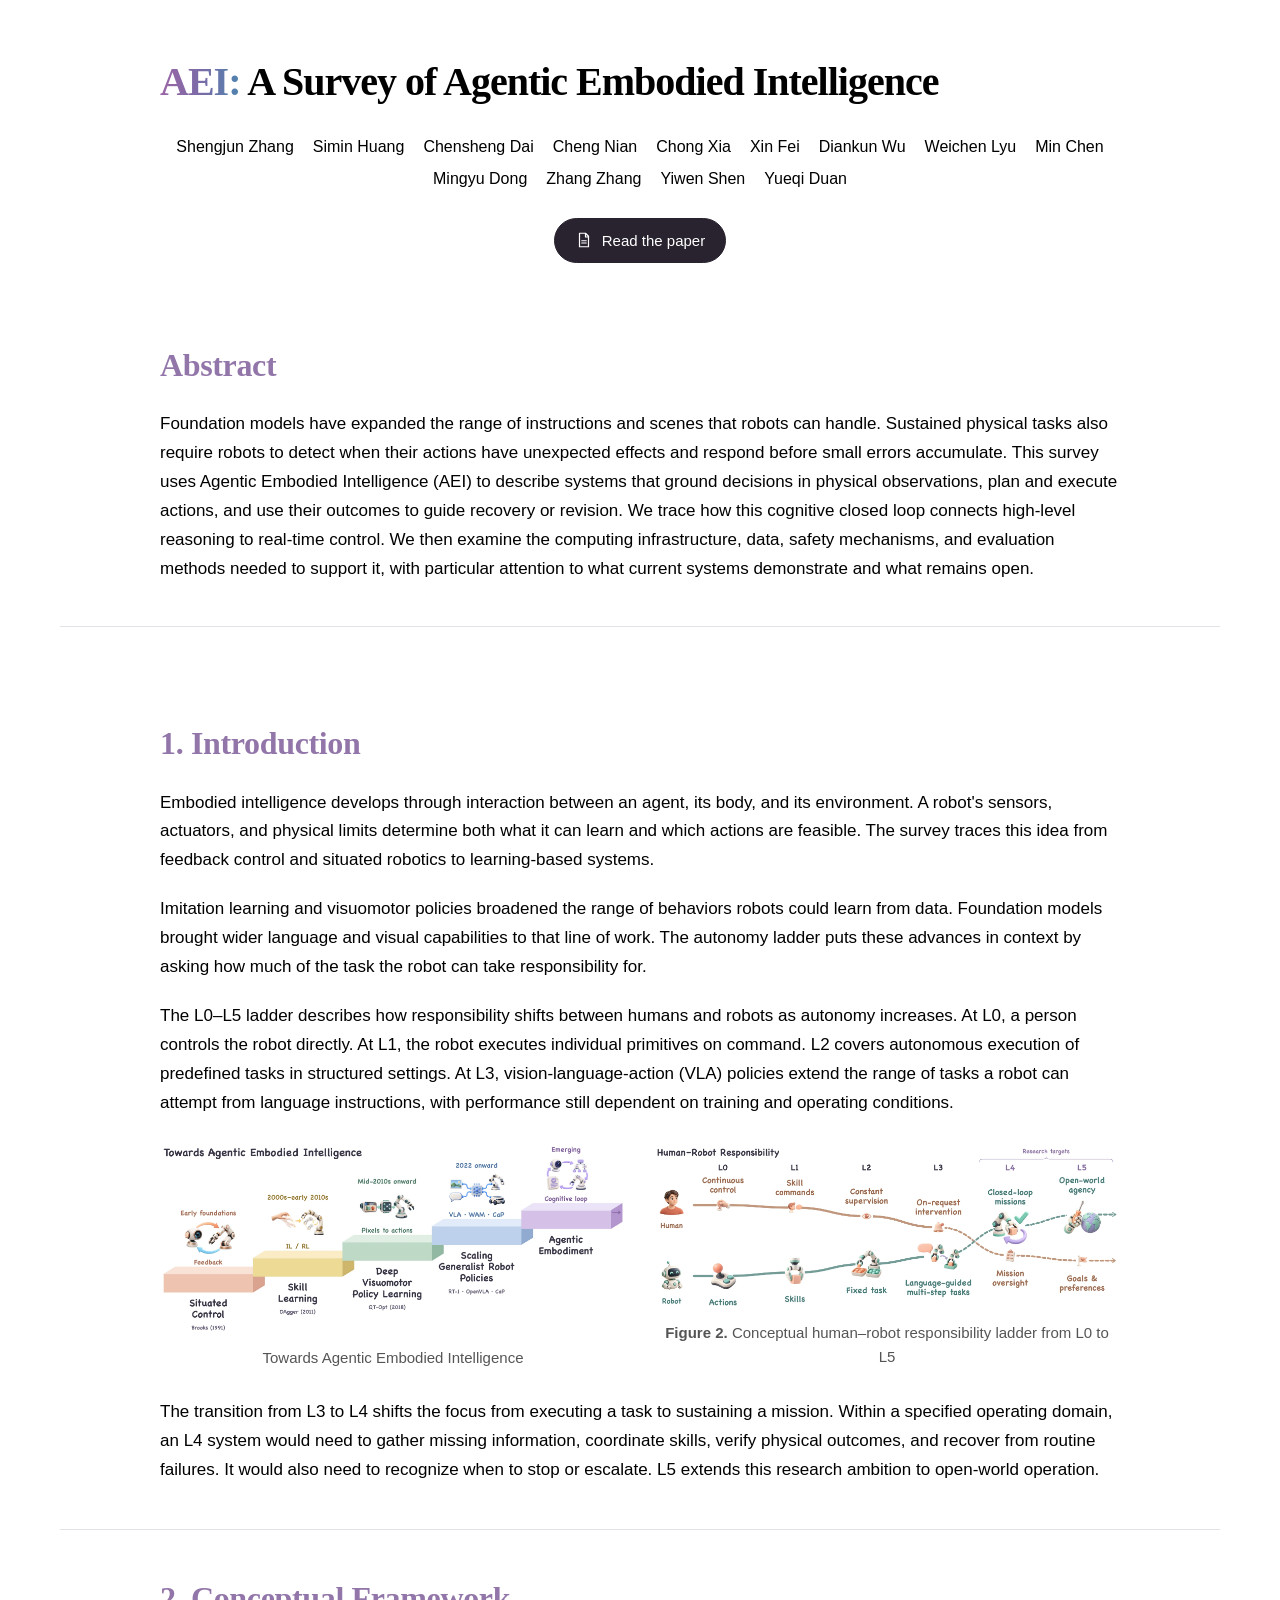
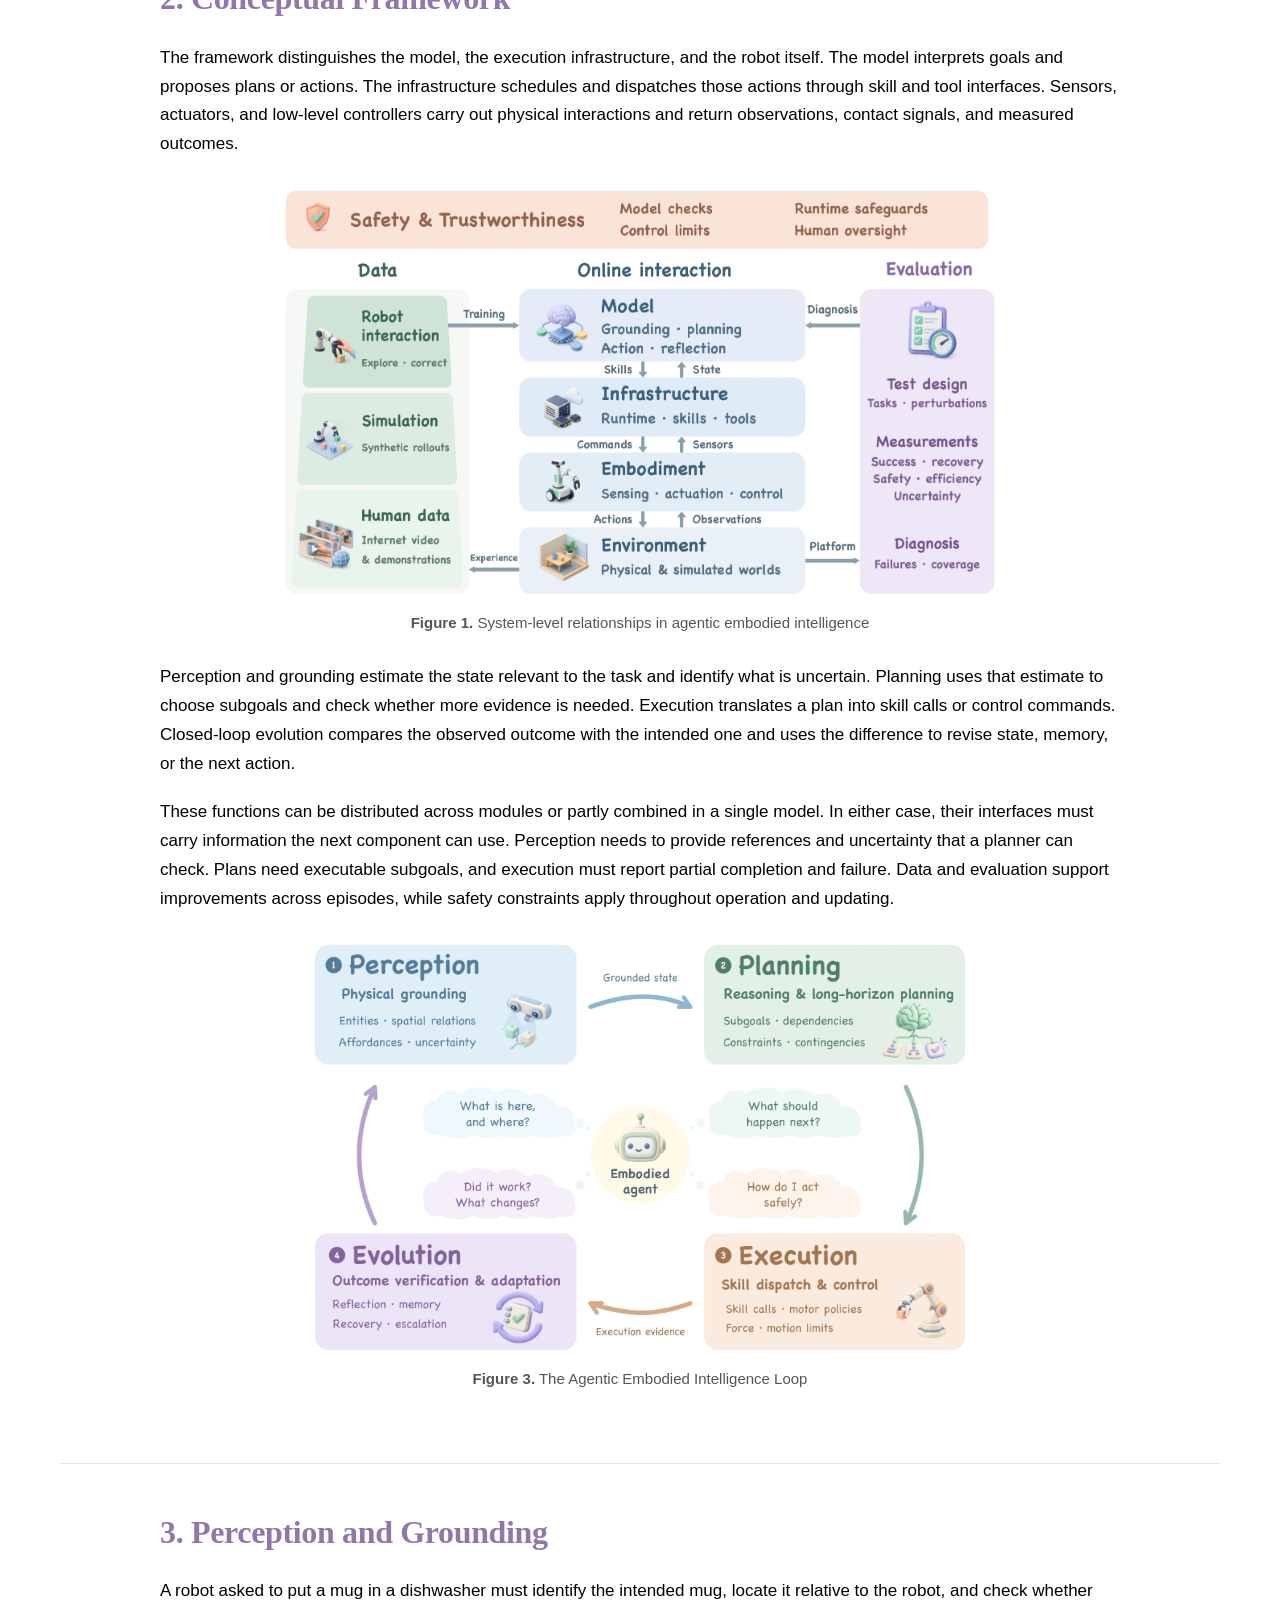
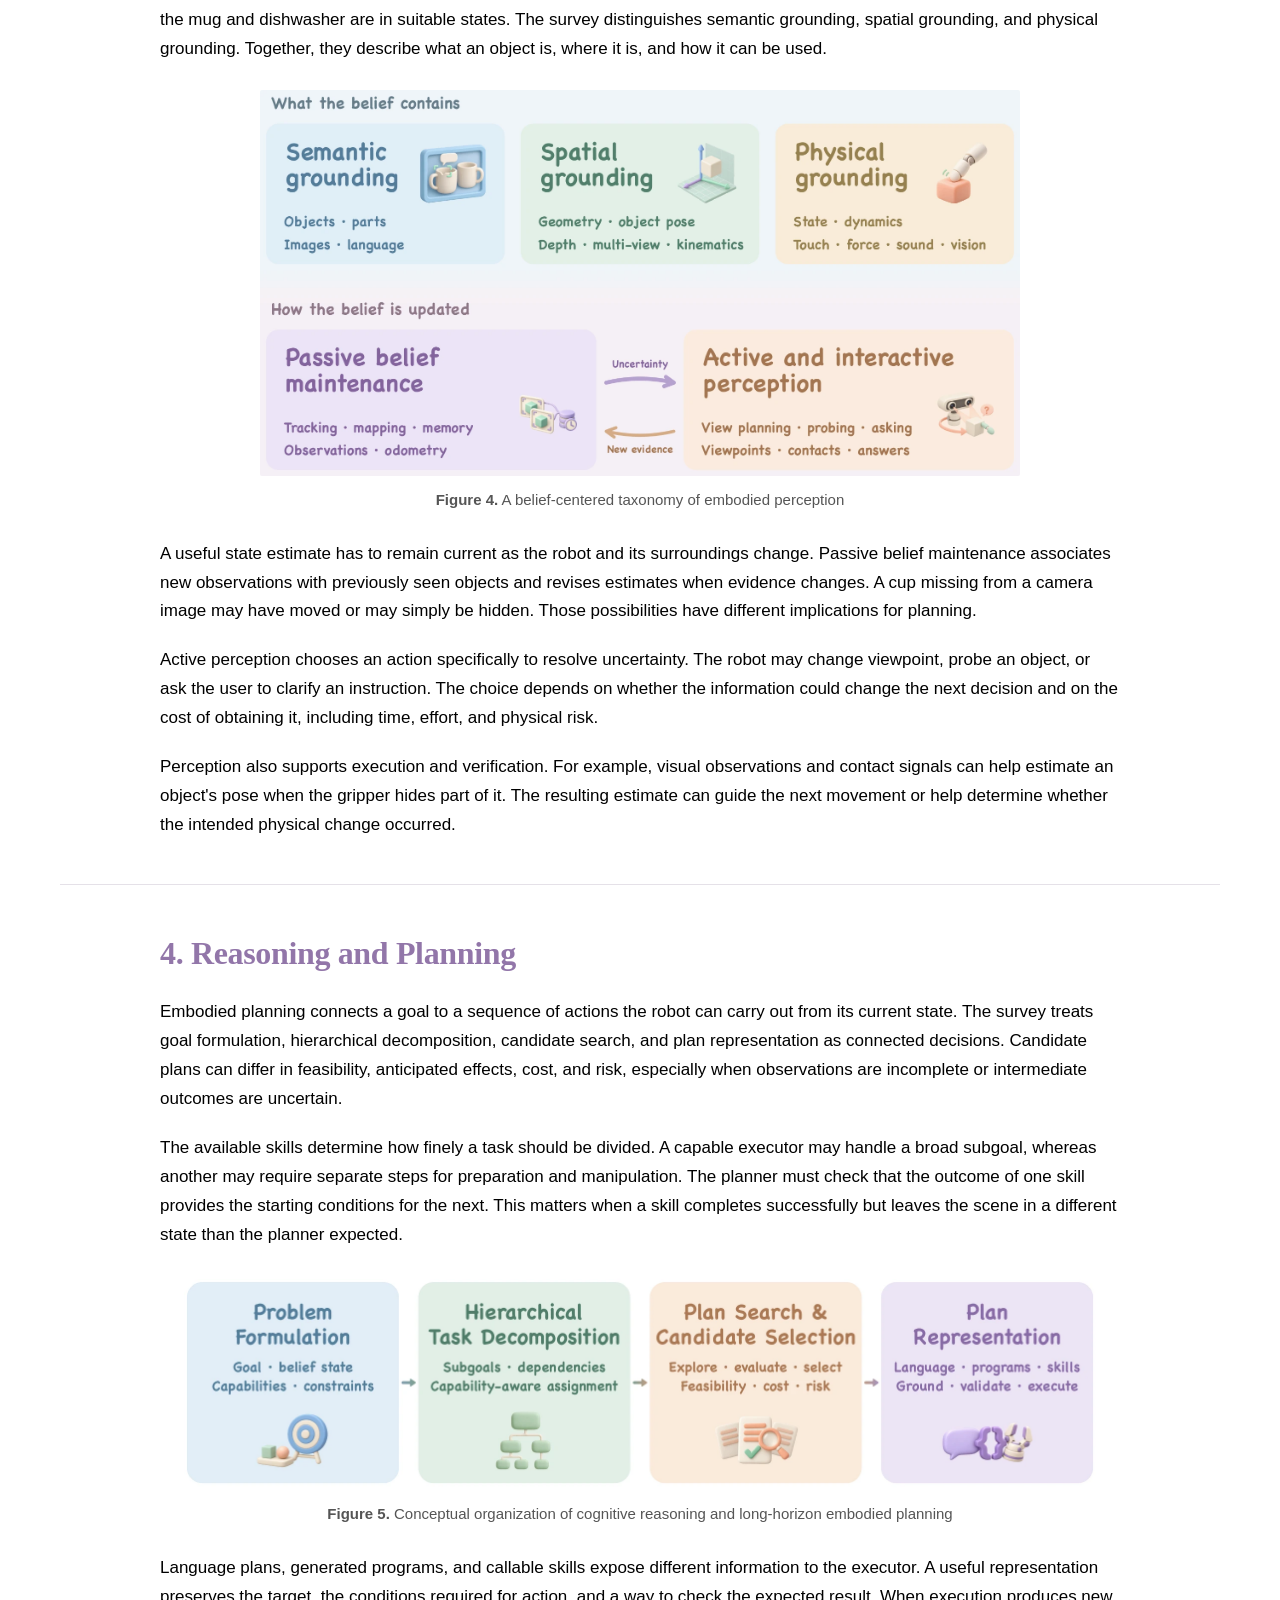
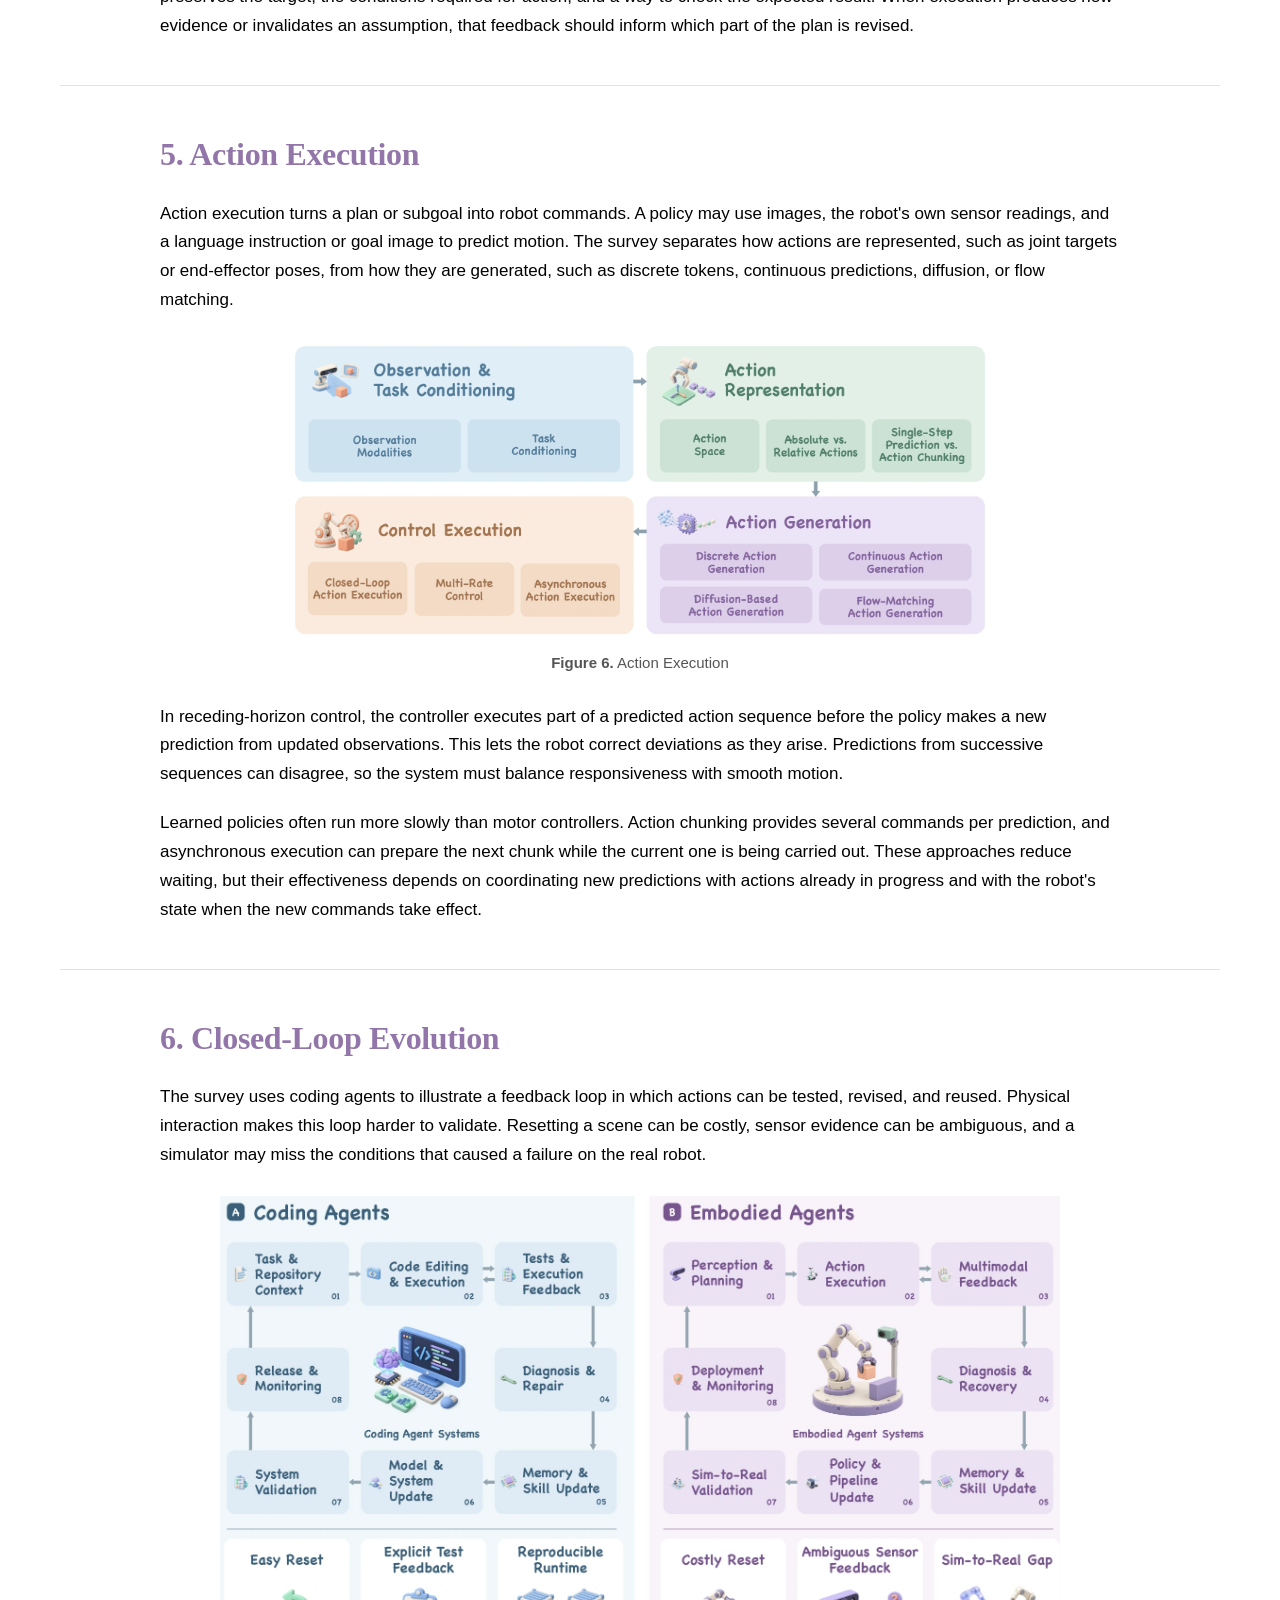
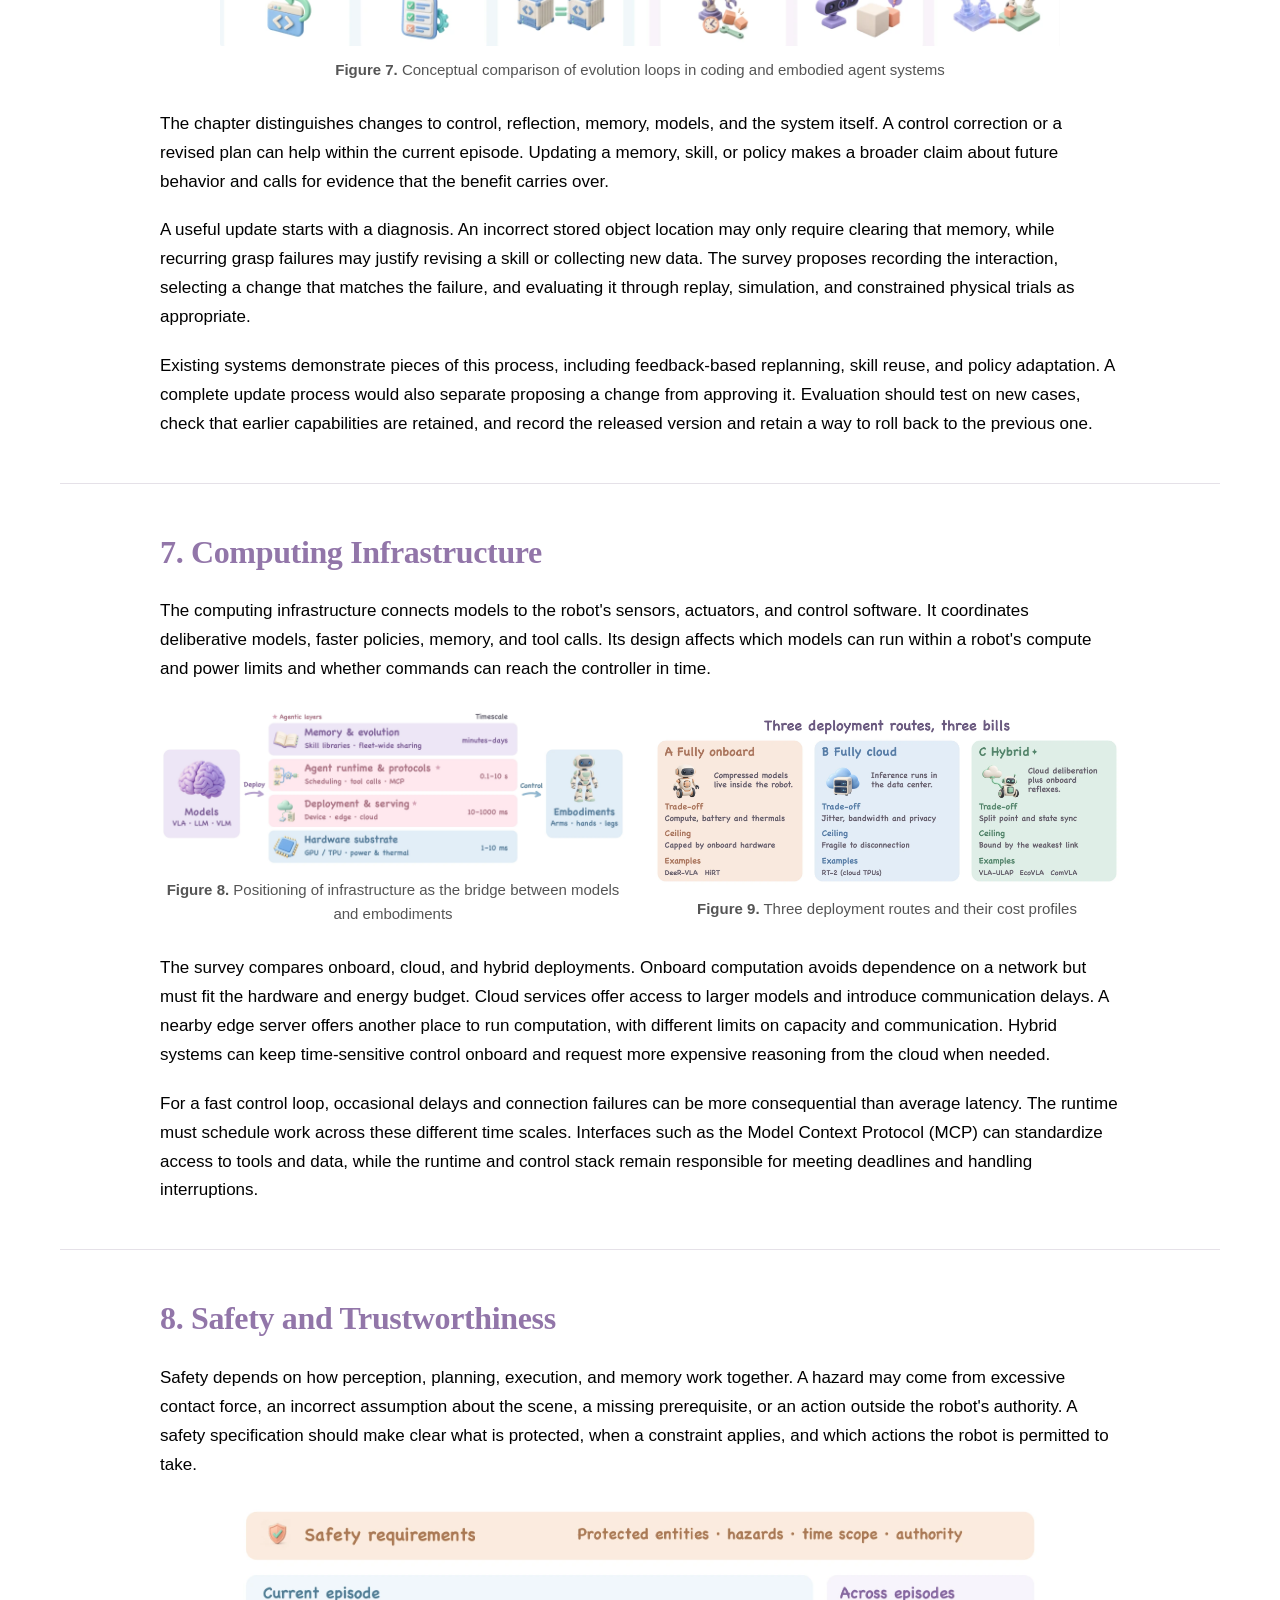
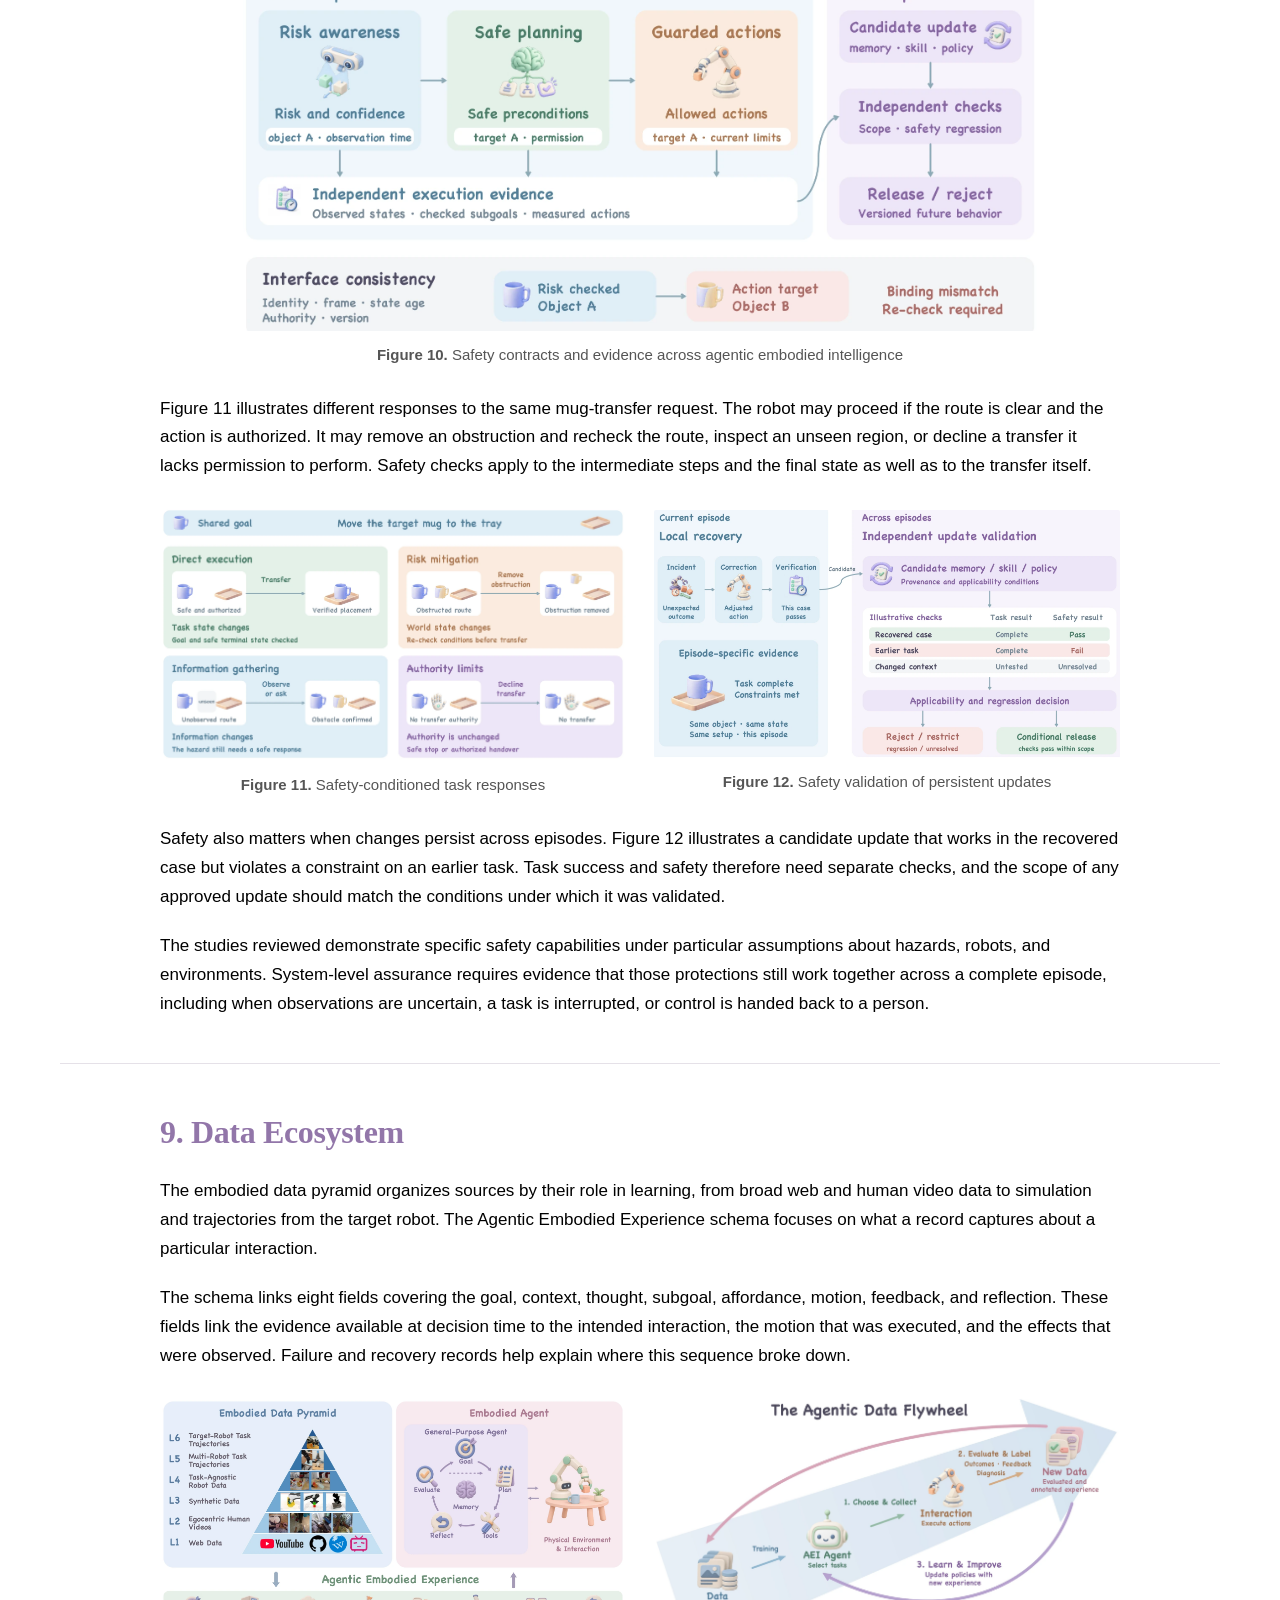
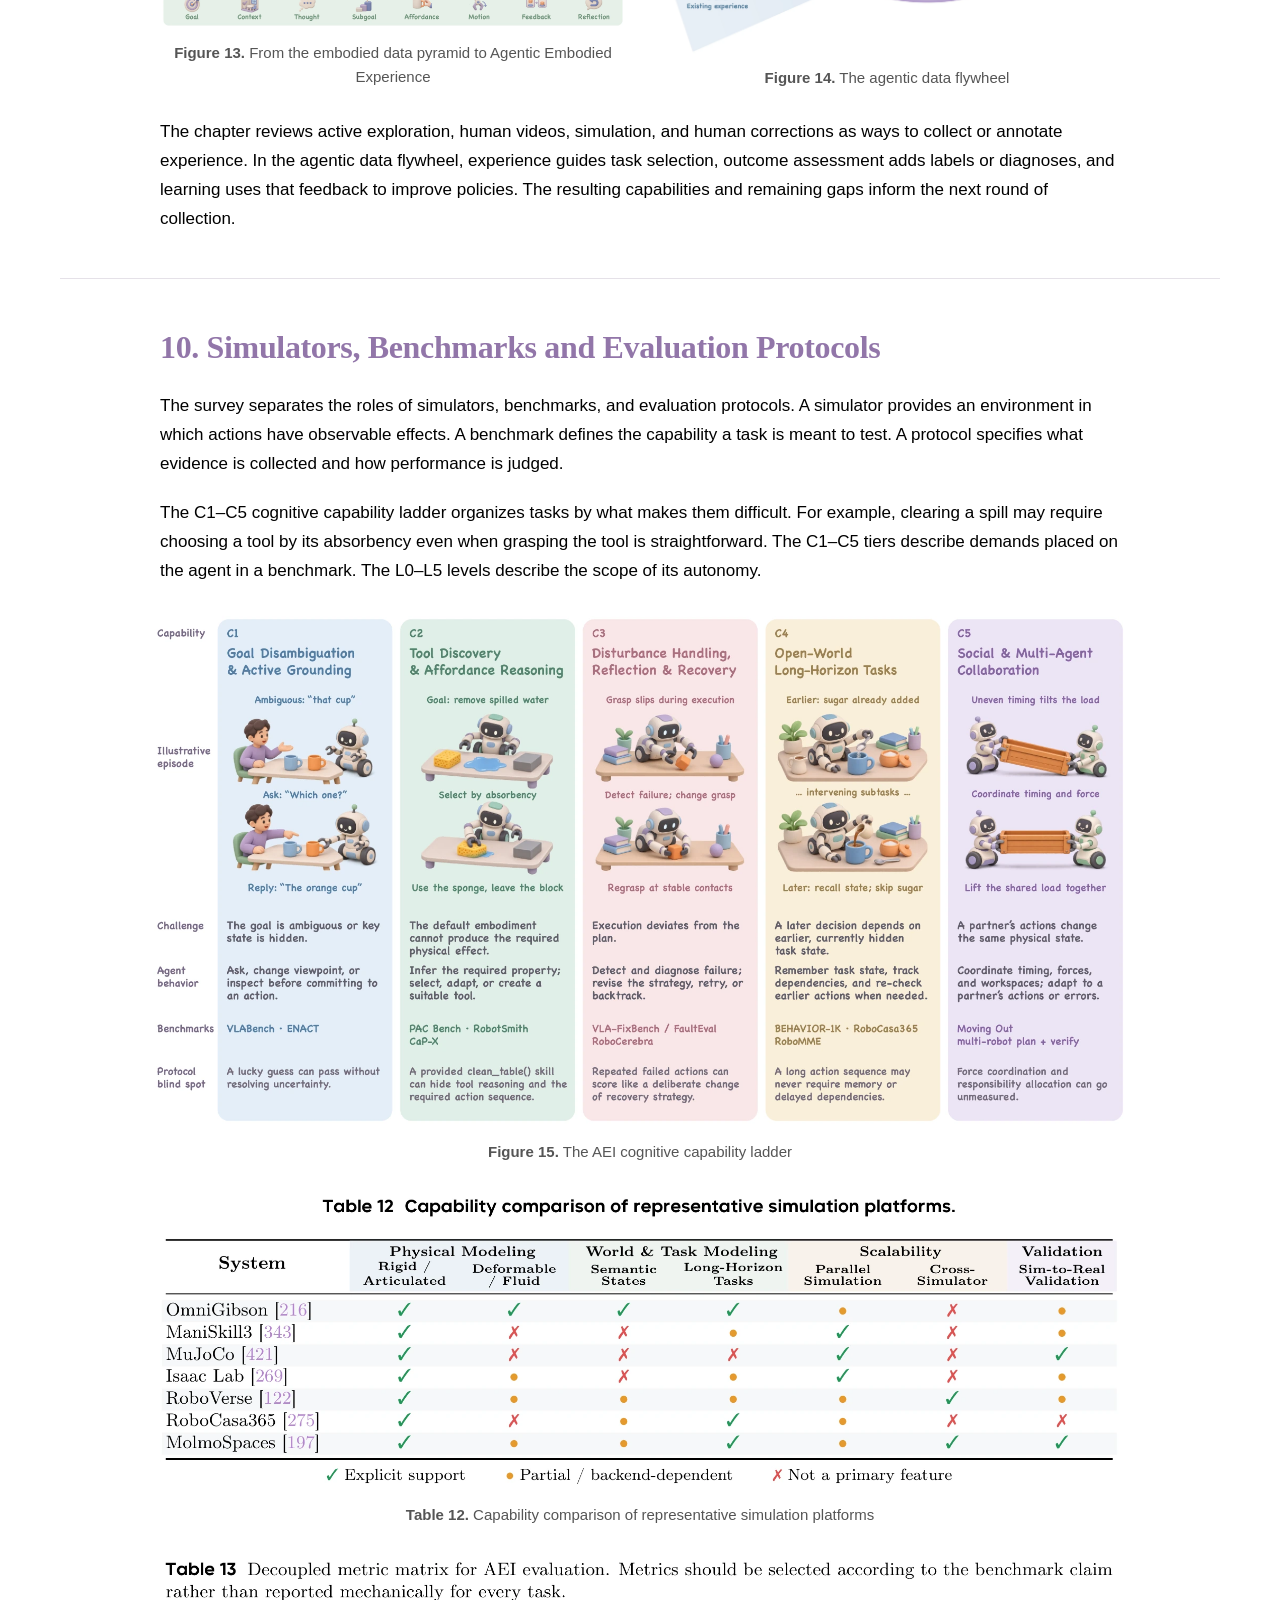
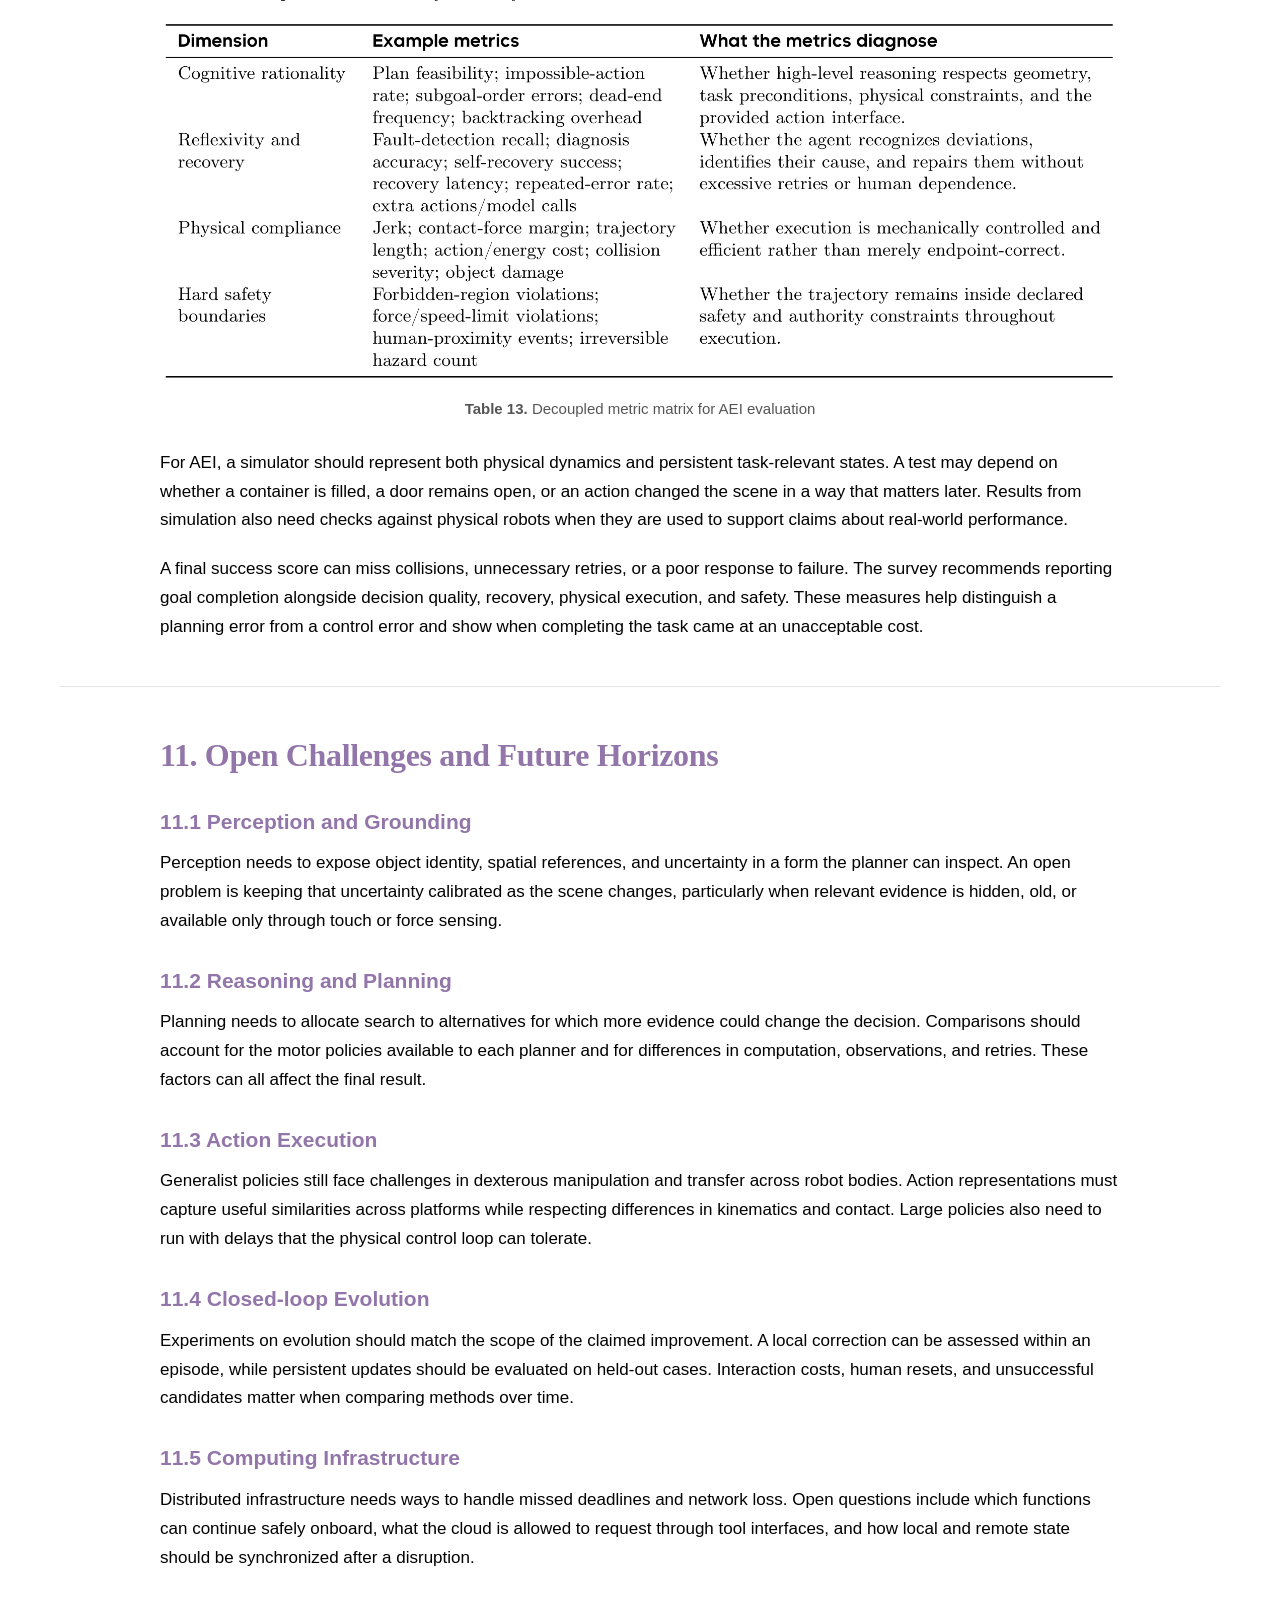
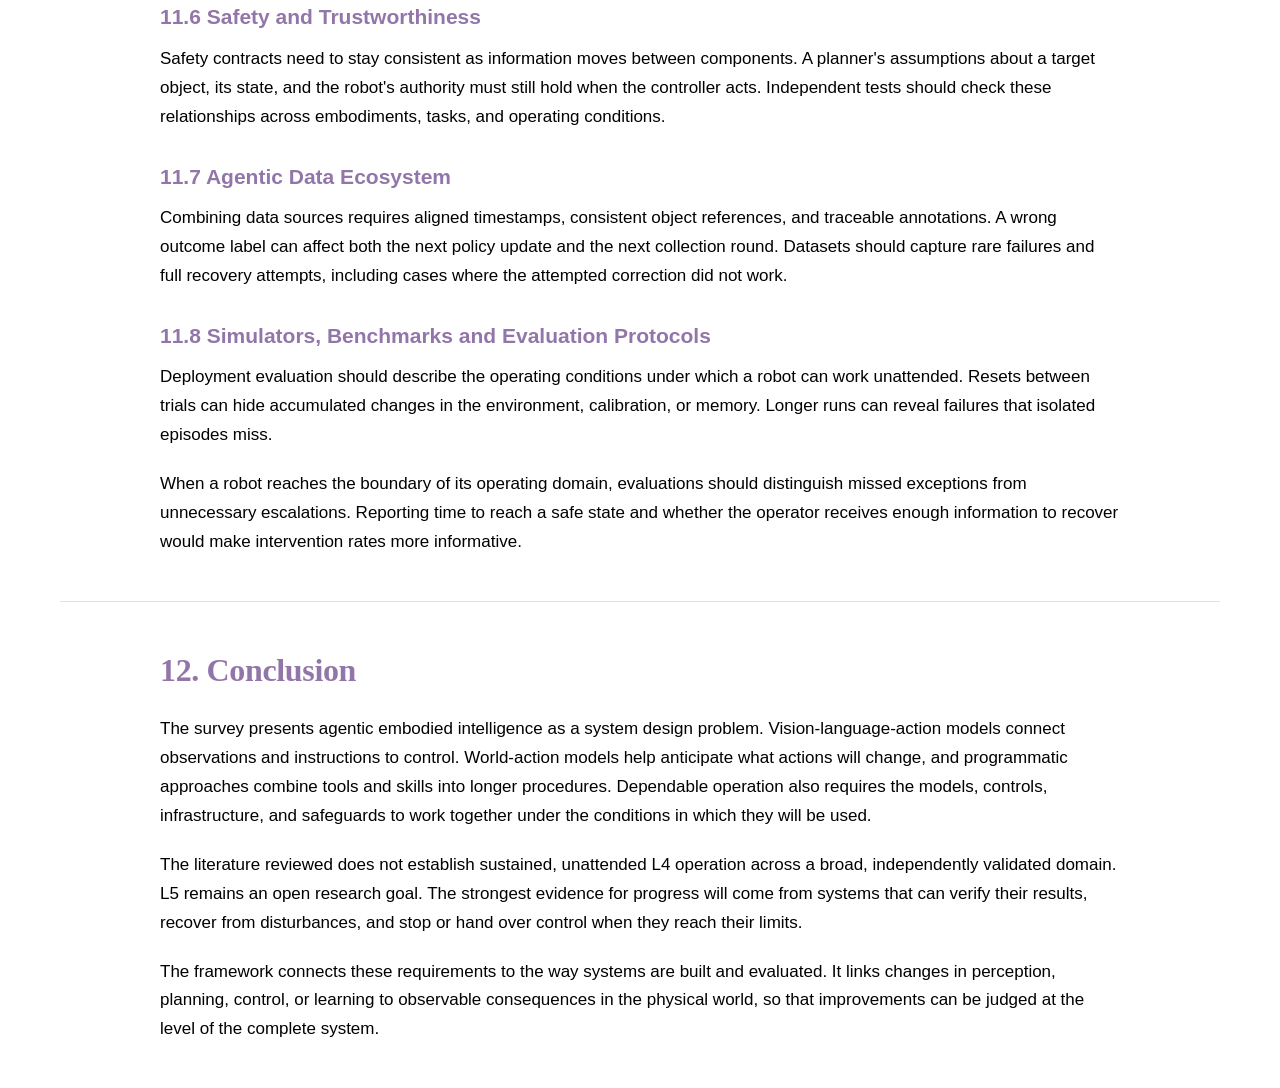
<file: AEI-Survey-page/index.html>
<!DOCTYPE html><html lang="en"><head><meta charset="utf-8"><meta name="viewport" content="width=device-width,initial-scale=1"><meta name="description" content="A Survey of Agentic Embodied Intelligence: cognitive closed loops, infrastructure, safety, data, and evaluation for physical agency."><meta name="theme-color" content="#ffffff"><meta property="og:title" content="A Survey of Agentic Embodied Intelligence"><meta property="og:description" content="From foundation policies to sustained, feedback-driven physical agency."><meta property="og:type" content="website"><meta property="og:url" content="https://agenticei.github.io/AEI-Survey-page/"><link rel="canonical" href="https://agenticei.github.io/AEI-Survey-page/"><meta property="og:image" content="https://agenticei.github.io/AEI-Survey-page/assets/figure-1.webp"><link rel="icon" href="assets/favicon.svg" type="image/svg+xml"><title>AEI | A Survey of Agentic Embodied Intelligence</title><link rel="stylesheet" href="style.css?v=10"><script src="script.js?v=10" defer></script></head><body><a class="skip-link" href="#main">Skip to content</a><div class="reading-progress" aria-hidden="true"></div><header class="hero" id="top"><div class="container"><h1><span class="title-aei">AEI:</span> A Survey of Agentic Embodied Intelligence</h1><p class="publication-authors"><span>Shengjun Zhang</span><span>Simin Huang</span><span>Chensheng Dai</span><span>Cheng Nian</span><span>Chong Xia</span><span>Xin Fei</span><span>Diankun Wu</span><span>Weichen Lyu</span><span>Min Chen</span><span>Mingyu Dong</span><span>Zhang Zhang</span><span>Yiwen Shen</span><span>Yueqi Duan</span></p><div class="publication-links"><a class="paper-link" href="assets/Agentic_Embodied_AI_Survey.pdf?v=cc674ec37380" target="_blank" rel="noopener"><svg viewBox="0 0 24 24" aria-hidden="true"><path d="M6 3h8l4 4v14H6zM14 3v5h4M9 13h6M9 16h6"/></svg>Read the paper</a></div></div></header><main id="main"><section class="abstract-section"><div class="container"><h2>Abstract</h2><div class="paper-prose"><p>Foundation models have expanded the range of instructions and scenes that robots can handle. Sustained physical tasks also require robots to detect when their actions have unexpected effects and respond before small errors accumulate. This survey uses Agentic Embodied Intelligence (AEI) to describe systems that ground decisions in physical observations, plan and execute actions, and use their outcomes to guide recovery or revision. We trace how this cognitive closed loop connects high-level reasoning to real-time control. We then examine the computing infrastructure, data, safety mechanisms, and evaluation methods needed to support it, with particular attention to what current systems demonstrate and what remains open.</p></div></div></section><nav class="section-nav" aria-label="Paper chapters"><div class="nav-inner"><div class="nav-links"><a href="#introduction"><span class="nav-number">1.</span> Introduction</a><a href="#framework"><span class="nav-number">2.</span> Framework</a><a href="#perception"><span class="nav-number">3.</span> Perception</a><a href="#planning"><span class="nav-number">4.</span> Planning</a><a href="#action"><span class="nav-number">5.</span> Action</a><a href="#evolution"><span class="nav-number">6.</span> Evolution</a><a href="#infrastructure"><span class="nav-number">7.</span> Infrastructure</a><a href="#safety"><span class="nav-number">8.</span> Safety</a><a href="#data"><span class="nav-number">9.</span> Data</a><a href="#evaluation"><span class="nav-number">10.</span> Evaluation</a><a href="#challenges"><span class="nav-number">11.</span> Challenges</a><a href="#conclusion"><span class="nav-number">12.</span> Conclusion</a></div></div></nav><section class="chapter" id="introduction"><div class="container"><h2><span class="section-index">1.</span> Introduction</h2><div class="paper-prose"><p>Embodied intelligence develops through interaction between an agent, its body, and its environment. A robot&#x27;s sensors, actuators, and physical limits determine both what it can learn and which actions are feasible. The survey traces this idea from feedback control and situated robotics to learning-based systems.</p><p>Imitation learning and visuomotor policies broadened the range of behaviors robots could learn from data. Foundation models brought wider language and visual capabilities to that line of work. The autonomy ladder puts these advances in context by asking how much of the task the robot can take responsibility for.</p><p>The L0–L5 ladder describes how responsibility shifts between humans and robots as autonomy increases. At L0, a person controls the robot directly. At L1, the robot executes individual primitives on command. L2 covers autonomous execution of predefined tasks in structured settings. At L3, vision-language-action (VLA) policies extend the range of tasks a robot can attempt from language instructions, with performance still dependent on training and operating conditions.</p></div><div class="figure-gallery"><figure class="paper-figure " id="history"><button class="figure-open" data-image="assets/history.webp" data-caption="Towards Agentic Embodied Intelligence" aria-label="Enlarge Towards Agentic Embodied Intelligence"><img src="assets/history.webp" width="1840" height="754" alt="Towards Agentic Embodied Intelligence" loading="lazy" decoding="async"></button><figcaption>Towards Agentic Embodied Intelligence</figcaption></figure><figure class="paper-figure " id="figure-2"><button class="figure-open" data-image="assets/figure-2.webp" data-caption="Figure 2. Conceptual human–robot responsibility ladder from L0 to L5" aria-label="Enlarge Figure 2"><img src="assets/figure-2.webp" width="1831" height="645" alt="Figure 2. Conceptual human–robot responsibility ladder from L0 to L5" loading="lazy" decoding="async"></button><figcaption><span class="caption-label">Figure 2.</span> Conceptual human–robot responsibility ladder from L0 to L5</figcaption></figure></div><div class="paper-prose"><p>The transition from L3 to L4 shifts the focus from executing a task to sustaining a mission. Within a specified operating domain, an L4 system would need to gather missing information, coordinate skills, verify physical outcomes, and recover from routine failures. It would also need to recognize when to stop or escalate. L5 extends this research ambition to open-world operation.</p></div></div></section><section class="chapter" id="framework"><div class="container"><h2><span class="section-index">2.</span> Conceptual Framework</h2><div class="paper-prose"><p>The framework distinguishes the model, the execution infrastructure, and the robot itself. The model interprets goals and proposes plans or actions. The infrastructure schedules and dispatches those actions through skill and tool interfaces. Sensors, actuators, and low-level controllers carry out physical interactions and return observations, contact signals, and measured outcomes.</p></div><figure class="paper-figure " id="figure-1"><button class="figure-open" data-image="assets/figure-1.webp" data-caption="Figure 1. System-level relationships in agentic embodied intelligence" aria-label="Enlarge Figure 1"><img src="assets/figure-1.webp" width="1789" height="1028" alt="Figure 1. System-level relationships in agentic embodied intelligence" loading="lazy" decoding="async"></button><figcaption><span class="caption-label">Figure 1.</span> System-level relationships in agentic embodied intelligence</figcaption></figure><div class="paper-prose"><p>Perception and grounding estimate the state relevant to the task and identify what is uncertain. Planning uses that estimate to choose subgoals and check whether more evidence is needed. Execution translates a plan into skill calls or control commands. Closed-loop evolution compares the observed outcome with the intended one and uses the difference to revise state, memory, or the next action.</p><p>These functions can be distributed across modules or partly combined in a single model. In either case, their interfaces must carry information the next component can use. Perception needs to provide references and uncertainty that a planner can check. Plans need executable subgoals, and execution must report partial completion and failure. Data and evaluation support improvements across episodes, while safety constraints apply throughout operation and updating.</p></div><figure class="paper-figure " id="figure-3"><button class="figure-open" data-image="assets/figure-3.webp" data-caption="Figure 3. The Agentic Embodied Intelligence Loop" aria-label="Enlarge Figure 3"><img src="assets/figure-3.webp" width="1812" height="1139" alt="Figure 3. The Agentic Embodied Intelligence Loop" loading="lazy" decoding="async"></button><figcaption><span class="caption-label">Figure 3.</span> The Agentic Embodied Intelligence Loop</figcaption></figure></div></section><section class="chapter" id="perception"><div class="container"><h2><span class="section-index">3.</span> Perception and Grounding</h2><div class="paper-prose"><p>A robot asked to put a mug in a dishwasher must identify the intended mug, locate it relative to the robot, and check whether the mug and dishwasher are in suitable states. The survey distinguishes semantic grounding, spatial grounding, and physical grounding. Together, they describe what an object is, where it is, and how it can be used.</p></div><figure class="paper-figure " id="figure-4"><button class="figure-open" data-image="assets/figure-4.webp" data-caption="Figure 4. A belief-centered taxonomy of embodied perception" aria-label="Enlarge Figure 4"><img src="assets/figure-4.webp" width="1784" height="905" alt="Figure 4. A belief-centered taxonomy of embodied perception" loading="lazy" decoding="async"></button><figcaption><span class="caption-label">Figure 4.</span> A belief-centered taxonomy of embodied perception</figcaption></figure><div class="paper-prose"><p>A useful state estimate has to remain current as the robot and its surroundings change. Passive belief maintenance associates new observations with previously seen objects and revises estimates when evidence changes. A cup missing from a camera image may have moved or may simply be hidden. Those possibilities have different implications for planning.</p><p>Active perception chooses an action specifically to resolve uncertainty. The robot may change viewpoint, probe an object, or ask the user to clarify an instruction. The choice depends on whether the information could change the next decision and on the cost of obtaining it, including time, effort, and physical risk.</p><p>Perception also supports execution and verification. For example, visual observations and contact signals can help estimate an object&#x27;s pose when the gripper hides part of it. The resulting estimate can guide the next movement or help determine whether the intended physical change occurred.</p></div></div></section><section class="chapter" id="planning"><div class="container"><h2><span class="section-index">4.</span> Reasoning and Planning</h2><div class="paper-prose"><p>Embodied planning connects a goal to a sequence of actions the robot can carry out from its current state. The survey treats goal formulation, hierarchical decomposition, candidate search, and plan representation as connected decisions. Candidate plans can differ in feasibility, anticipated effects, cost, and risk, especially when observations are incomplete or intermediate outcomes are uncertain.</p><p>The available skills determine how finely a task should be divided. A capable executor may handle a broad subgoal, whereas another may require separate steps for preparation and manipulation. The planner must check that the outcome of one skill provides the starting conditions for the next. This matters when a skill completes successfully but leaves the scene in a different state than the planner expected.</p></div><figure class="paper-figure " id="figure-5"><button class="figure-open" data-image="assets/figure-5.webp" data-caption="Figure 5. Conceptual organization of cognitive reasoning and long-horizon embodied planning" aria-label="Enlarge Figure 5"><img src="assets/figure-5.webp" width="1850" height="432" alt="Figure 5. Conceptual organization of cognitive reasoning and long-horizon embodied planning" loading="lazy" decoding="async"></button><figcaption><span class="caption-label">Figure 5.</span> Conceptual organization of cognitive reasoning and long-horizon embodied planning</figcaption></figure><div class="paper-prose"><p>Language plans, generated programs, and callable skills expose different information to the executor. A useful representation preserves the target, the conditions required for action, and a way to check the expected result. When execution produces new evidence or invalidates an assumption, that feedback should inform which part of the plan is revised.</p></div></div></section><section class="chapter" id="action"><div class="container"><h2><span class="section-index">5.</span> Action Execution</h2><div class="paper-prose"><p>Action execution turns a plan or subgoal into robot commands. A policy may use images, the robot&#x27;s own sensor readings, and a language instruction or goal image to predict motion. The survey separates how actions are represented, such as joint targets or end-effector poses, from how they are generated, such as discrete tokens, continuous predictions, diffusion, or flow matching.</p></div><figure class="paper-figure " id="figure-6"><button class="figure-open" data-image="assets/figure-6.webp" data-caption="Figure 6. Action Execution" aria-label="Enlarge Figure 6"><img src="assets/figure-6.webp" width="1866" height="793" alt="Figure 6. Action Execution" loading="lazy" decoding="async"></button><figcaption><span class="caption-label">Figure 6.</span> Action Execution</figcaption></figure><div class="paper-prose"><p>In receding-horizon control, the controller executes part of a predicted action sequence before the policy makes a new prediction from updated observations. This lets the robot correct deviations as they arise. Predictions from successive sequences can disagree, so the system must balance responsiveness with smooth motion.</p><p>Learned policies often run more slowly than motor controllers. Action chunking provides several commands per prediction, and asynchronous execution can prepare the next chunk while the current one is being carried out. These approaches reduce waiting, but their effectiveness depends on coordinating new predictions with actions already in progress and with the robot&#x27;s state when the new commands take effect.</p></div></div></section><section class="chapter" id="evolution"><div class="container"><h2><span class="section-index">6.</span> Closed-Loop Evolution</h2><div class="paper-prose"><p>The survey uses coding agents to illustrate a feedback loop in which actions can be tested, revised, and reused. Physical interaction makes this loop harder to validate. Resetting a scene can be costly, sensor evidence can be ambiguous, and a simulator may miss the conditions that caused a failure on the real robot.</p></div><figure class="paper-figure " id="figure-7"><button class="figure-open" data-image="assets/figure-7.webp" data-caption="Figure 7. Conceptual comparison of evolution loops in coding and embodied agent systems" aria-label="Enlarge Figure 7"><img src="assets/figure-7.webp" width="1780" height="953" alt="Figure 7. Conceptual comparison of evolution loops in coding and embodied agent systems" loading="lazy" decoding="async"></button><figcaption><span class="caption-label">Figure 7.</span> Conceptual comparison of evolution loops in coding and embodied agent systems</figcaption></figure><div class="paper-prose"><p>The chapter distinguishes changes to control, reflection, memory, models, and the system itself. A control correction or a revised plan can help within the current episode. Updating a memory, skill, or policy makes a broader claim about future behavior and calls for evidence that the benefit carries over.</p><p>A useful update starts with a diagnosis. An incorrect stored object location may only require clearing that memory, while recurring grasp failures may justify revising a skill or collecting new data. The survey proposes recording the interaction, selecting a change that matches the failure, and evaluating it through replay, simulation, and constrained physical trials as appropriate.</p><p>Existing systems demonstrate pieces of this process, including feedback-based replanning, skill reuse, and policy adaptation. A complete update process would also separate proposing a change from approving it. Evaluation should test on new cases, check that earlier capabilities are retained, and record the released version and retain a way to roll back to the previous one.</p></div></div></section><section class="chapter" id="infrastructure"><div class="container"><h2><span class="section-index">7.</span> Computing Infrastructure</h2><div class="paper-prose"><p>The computing infrastructure connects models to the robot&#x27;s sensors, actuators, and control software. It coordinates deliberative models, faster policies, memory, and tool calls. Its design affects which models can run within a robot&#x27;s compute and power limits and whether commands can reach the controller in time.</p></div><div class="figure-gallery"><figure class="paper-figure " id="figure-8"><button class="figure-open" data-image="assets/figure-8.webp" data-caption="Figure 8. Positioning of infrastructure as the bridge between models and embodiments" aria-label="Enlarge Figure 8"><img src="assets/figure-8.webp" width="1908" height="640" alt="Figure 8. Positioning of infrastructure as the bridge between models and embodiments" loading="lazy" decoding="async"></button><figcaption><span class="caption-label">Figure 8.</span> Positioning of infrastructure as the bridge between models and embodiments</figcaption></figure><figure class="paper-figure " id="figure-9"><button class="figure-open" data-image="assets/figure-9.webp" data-caption="Figure 9. Three deployment routes and their cost profiles" aria-label="Enlarge Figure 9"><img src="assets/figure-9.webp" width="1814" height="658" alt="Figure 9. Three deployment routes and their cost profiles" loading="lazy" decoding="async"></button><figcaption><span class="caption-label">Figure 9.</span> Three deployment routes and their cost profiles</figcaption></figure></div><div class="paper-prose"><p>The survey compares onboard, cloud, and hybrid deployments. Onboard computation avoids dependence on a network but must fit the hardware and energy budget. Cloud services offer access to larger models and introduce communication delays. A nearby edge server offers another place to run computation, with different limits on capacity and communication. Hybrid systems can keep time-sensitive control onboard and request more expensive reasoning from the cloud when needed.</p><p>For a fast control loop, occasional delays and connection failures can be more consequential than average latency. The runtime must schedule work across these different time scales. Interfaces such as the Model Context Protocol (MCP) can standardize access to tools and data, while the runtime and control stack remain responsible for meeting deadlines and handling interruptions.</p></div></div></section><section class="chapter" id="safety"><div class="container"><h2><span class="section-index">8.</span> Safety and Trustworthiness</h2><div class="paper-prose"><p>Safety depends on how perception, planning, execution, and memory work together. A hazard may come from excessive contact force, an incorrect assumption about the scene, a missing prerequisite, or an action outside the robot&#x27;s authority. A safety specification should make clear what is protected, when a constraint applies, and which actions the robot is permitted to take.</p></div><figure class="paper-figure " id="figure-10"><button class="figure-open" data-image="assets/figure-10.webp" data-caption="Figure 10. Safety contracts and evidence across agentic embodied intelligence" aria-label="Enlarge Figure 10"><img src="assets/figure-10.webp" width="1905" height="1012" alt="Figure 10. Safety contracts and evidence across agentic embodied intelligence" loading="lazy" decoding="async"></button><figcaption><span class="caption-label">Figure 10.</span> Safety contracts and evidence across agentic embodied intelligence</figcaption></figure><div class="paper-prose"><p>Figure 11 illustrates different responses to the same mug-transfer request. The robot may proceed if the route is clear and the action is authorized. It may remove an obstruction and recheck the route, inspect an unseen region, or decline a transfer it lacks permission to perform. Safety checks apply to the intermediate steps and the final state as well as to the transfer itself.</p></div><div class="figure-gallery"><figure class="paper-figure " id="figure-11"><button class="figure-open" data-image="assets/figure-11.webp" data-caption="Figure 11. Safety-conditioned task responses" aria-label="Enlarge Figure 11"><img src="assets/figure-11.webp" width="1882" height="1026" alt="Figure 11. Safety-conditioned task responses" loading="lazy" decoding="async"></button><figcaption><span class="caption-label">Figure 11.</span> Safety-conditioned task responses</figcaption></figure><figure class="paper-figure " id="figure-12"><button class="figure-open" data-image="assets/figure-12.webp" data-caption="Figure 12. Safety validation of persistent updates" aria-label="Enlarge Figure 12"><img src="assets/figure-12.webp" width="1792" height="954" alt="Figure 12. Safety validation of persistent updates" loading="lazy" decoding="async"></button><figcaption><span class="caption-label">Figure 12.</span> Safety validation of persistent updates</figcaption></figure></div><div class="paper-prose"><p>Safety also matters when changes persist across episodes. Figure 12 illustrates a candidate update that works in the recovered case but violates a constraint on an earlier task. Task success and safety therefore need separate checks, and the scope of any approved update should match the conditions under which it was validated.</p><p>The studies reviewed demonstrate specific safety capabilities under particular assumptions about hazards, robots, and environments. System-level assurance requires evidence that those protections still work together across a complete episode, including when observations are uncertain, a task is interrupted, or control is handed back to a person.</p></div></div></section><section class="chapter" id="data"><div class="container"><h2><span class="section-index">9.</span> Data Ecosystem</h2><div class="paper-prose"><p>The embodied data pyramid organizes sources by their role in learning, from broad web and human video data to simulation and trajectories from the target robot. The Agentic Embodied Experience schema focuses on what a record captures about a particular interaction.</p><p>The schema links eight fields covering the goal, context, thought, subgoal, affordance, motion, feedback, and reflection. These fields link the evidence available at decision time to the intended interaction, the motion that was executed, and the effects that were observed. Failure and recovery records help explain where this sequence broke down.</p></div><div class="figure-gallery"><figure class="paper-figure " id="figure-13"><button class="figure-open" data-image="assets/figure-13.webp" data-caption="Figure 13. From the embodied data pyramid to Agentic Embodied Experience" aria-label="Enlarge Figure 13"><img src="assets/figure-13.webp" width="1852" height="918" alt="Figure 13. From the embodied data pyramid to Agentic Embodied Experience" loading="lazy" decoding="async"></button><figcaption><span class="caption-label">Figure 13.</span> From the embodied data pyramid to Agentic Embodied Experience</figcaption></figure><figure class="paper-figure " id="figure-14"><button class="figure-open" data-image="assets/figure-14.webp" data-caption="Figure 14. The agentic data flywheel" aria-label="Enlarge Figure 14"><img src="assets/figure-14.webp" width="1905" height="1053" alt="Figure 14. The agentic data flywheel" loading="lazy" decoding="async"></button><figcaption><span class="caption-label">Figure 14.</span> The agentic data flywheel</figcaption></figure></div><div class="paper-prose"><p>The chapter reviews active exploration, human videos, simulation, and human corrections as ways to collect or annotate experience. In the agentic data flywheel, experience guides task selection, outcome assessment adds labels or diagnoses, and learning uses that feedback to improve policies. The resulting capabilities and remaining gaps inform the next round of collection.</p></div></div></section><section class="chapter" id="evaluation"><div class="container"><h2><span class="section-index">10.</span> Simulators, Benchmarks and Evaluation Protocols</h2><div class="paper-prose"><p>The survey separates the roles of simulators, benchmarks, and evaluation protocols. A simulator provides an environment in which actions have observable effects. A benchmark defines the capability a task is meant to test. A protocol specifies what evidence is collected and how performance is judged.</p><p>The C1–C5 cognitive capability ladder organizes tasks by what makes them difficult. For example, clearing a spill may require choosing a tool by its absorbency even when grasping the tool is straightforward. The C1–C5 tiers describe demands placed on the agent in a benchmark. The L0–L5 levels describe the scope of its autonomy.</p></div><figure class="paper-figure " id="figure-15"><button class="figure-open" data-image="assets/figure-15.webp" data-caption="Figure 15. The AEI cognitive capability ladder" aria-label="Enlarge Figure 15"><img src="assets/figure-15.webp" width="1853" height="977" alt="Figure 15. The AEI cognitive capability ladder" loading="lazy" decoding="async"></button><figcaption><span class="caption-label">Figure 15.</span> The AEI cognitive capability ladder</figcaption></figure><figure class="paper-figure inline-table" id="table-12"><button class="figure-open" data-image="assets/table-12.webp" data-caption="Table 12. Capability comparison of representative simulation platforms" aria-label="Enlarge Table 12"><img src="assets/table-12.webp" width="1907" height="593" alt="Table 12. Capability comparison of representative simulation platforms" loading="lazy" decoding="async"></button><figcaption><span class="caption-label">Table 12.</span> Capability comparison of representative simulation platforms</figcaption></figure><figure class="paper-figure inline-table" id="table-13"><button class="figure-open" data-image="assets/table-13.webp" data-caption="Table 13. Decoupled metric matrix for AEI evaluation" aria-label="Enlarge Table 13"><img src="assets/table-13.webp" width="1907" height="854" alt="Table 13. Decoupled metric matrix for AEI evaluation" loading="lazy" decoding="async"></button><figcaption><span class="caption-label">Table 13.</span> Decoupled metric matrix for AEI evaluation</figcaption></figure><div class="paper-prose"><p>For AEI, a simulator should represent both physical dynamics and persistent task-relevant states. A test may depend on whether a container is filled, a door remains open, or an action changed the scene in a way that matters later. Results from simulation also need checks against physical robots when they are used to support claims about real-world performance.</p><p>A final success score can miss collisions, unnecessary retries, or a poor response to failure. The survey recommends reporting goal completion alongside decision quality, recovery, physical execution, and safety. These measures help distinguish a planning error from a control error and show when completing the task came at an unacceptable cost.</p></div></div></section><section class="chapter" id="challenges"><div class="container"><h2><span class="section-index">11.</span> Open Challenges and Future Horizons</h2><article class="challenge-topic"><h3><span>11.1</span> Perception and Grounding</h3><div class="paper-prose"><p>Perception needs to expose object identity, spatial references, and uncertainty in a form the planner can inspect. An open problem is keeping that uncertainty calibrated as the scene changes, particularly when relevant evidence is hidden, old, or available only through touch or force sensing.</p></div></article><article class="challenge-topic"><h3><span>11.2</span> Reasoning and Planning</h3><div class="paper-prose"><p>Planning needs to allocate search to alternatives for which more evidence could change the decision. Comparisons should account for the motor policies available to each planner and for differences in computation, observations, and retries. These factors can all affect the final result.</p></div></article><article class="challenge-topic"><h3><span>11.3</span> Action Execution</h3><div class="paper-prose"><p>Generalist policies still face challenges in dexterous manipulation and transfer across robot bodies. Action representations must capture useful similarities across platforms while respecting differences in kinematics and contact. Large policies also need to run with delays that the physical control loop can tolerate.</p></div></article><article class="challenge-topic"><h3><span>11.4</span> Closed-loop Evolution</h3><div class="paper-prose"><p>Experiments on evolution should match the scope of the claimed improvement. A local correction can be assessed within an episode, while persistent updates should be evaluated on held-out cases. Interaction costs, human resets, and unsuccessful candidates matter when comparing methods over time.</p></div></article><article class="challenge-topic"><h3><span>11.5</span> Computing Infrastructure</h3><div class="paper-prose"><p>Distributed infrastructure needs ways to handle missed deadlines and network loss. Open questions include which functions can continue safely onboard, what the cloud is allowed to request through tool interfaces, and how local and remote state should be synchronized after a disruption.</p></div></article><article class="challenge-topic"><h3><span>11.6</span> Safety and Trustworthiness</h3><div class="paper-prose"><p>Safety contracts need to stay consistent as information moves between components. A planner&#x27;s assumptions about a target object, its state, and the robot&#x27;s authority must still hold when the controller acts. Independent tests should check these relationships across embodiments, tasks, and operating conditions.</p></div></article><article class="challenge-topic"><h3><span>11.7</span> Agentic Data Ecosystem</h3><div class="paper-prose"><p>Combining data sources requires aligned timestamps, consistent object references, and traceable annotations. A wrong outcome label can affect both the next policy update and the next collection round. Datasets should capture rare failures and full recovery attempts, including cases where the attempted correction did not work.</p></div></article><article class="challenge-topic"><h3><span>11.8</span> Simulators, Benchmarks and Evaluation Protocols</h3><div class="paper-prose"><p>Deployment evaluation should describe the operating conditions under which a robot can work unattended. Resets between trials can hide accumulated changes in the environment, calibration, or memory. Longer runs can reveal failures that isolated episodes miss.</p><p>When a robot reaches the boundary of its operating domain, evaluations should distinguish missed exceptions from unnecessary escalations. Reporting time to reach a safe state and whether the operator receives enough information to recover would make intervention rates more informative.</p></div></article></div></section><section class="chapter" id="conclusion"><div class="container"><h2><span class="section-index">12.</span> Conclusion</h2><div class="paper-prose"><p>The survey presents agentic embodied intelligence as a system design problem. Vision-language-action models connect observations and instructions to control. World-action models help anticipate what actions will change, and programmatic approaches combine tools and skills into longer procedures. Dependable operation also requires the models, controls, infrastructure, and safeguards to work together under the conditions in which they will be used.</p><p>The literature reviewed does not establish sustained, unattended L4 operation across a broad, independently validated domain. L5 remains an open research goal. The strongest evidence for progress will come from systems that can verify their results, recover from disturbances, and stop or hand over control when they reach their limits.</p><p>The framework connects these requirements to the way systems are built and evaluated. It links changes in perception, planning, control, or learning to observable consequences in the physical world, so that improvements can be judged at the level of the complete system.</p></div></div></section></main><dialog id="image-dialog" aria-label="Figure viewer"><div class="dialog-toolbar"><p id="dialog-caption"></p><div class="dialog-actions"><span id="image-counter" aria-live="polite"></span><button id="close-dialog" aria-label="Close figure">×</button></div></div><div class="dialog-image-wrap" aria-busy="false"><button class="image-nav image-previous" id="previous-image" aria-label="Previous image (Left or Up arrow)">‹</button><div class="image-stage"><p class="image-loading" role="status" hidden>Loading image…</p><img id="dialog-image" alt="" hidden></div><button class="image-nav image-next" id="next-image" aria-label="Next image (Right or Down arrow)">›</button></div></dialog></body></html>
</file>
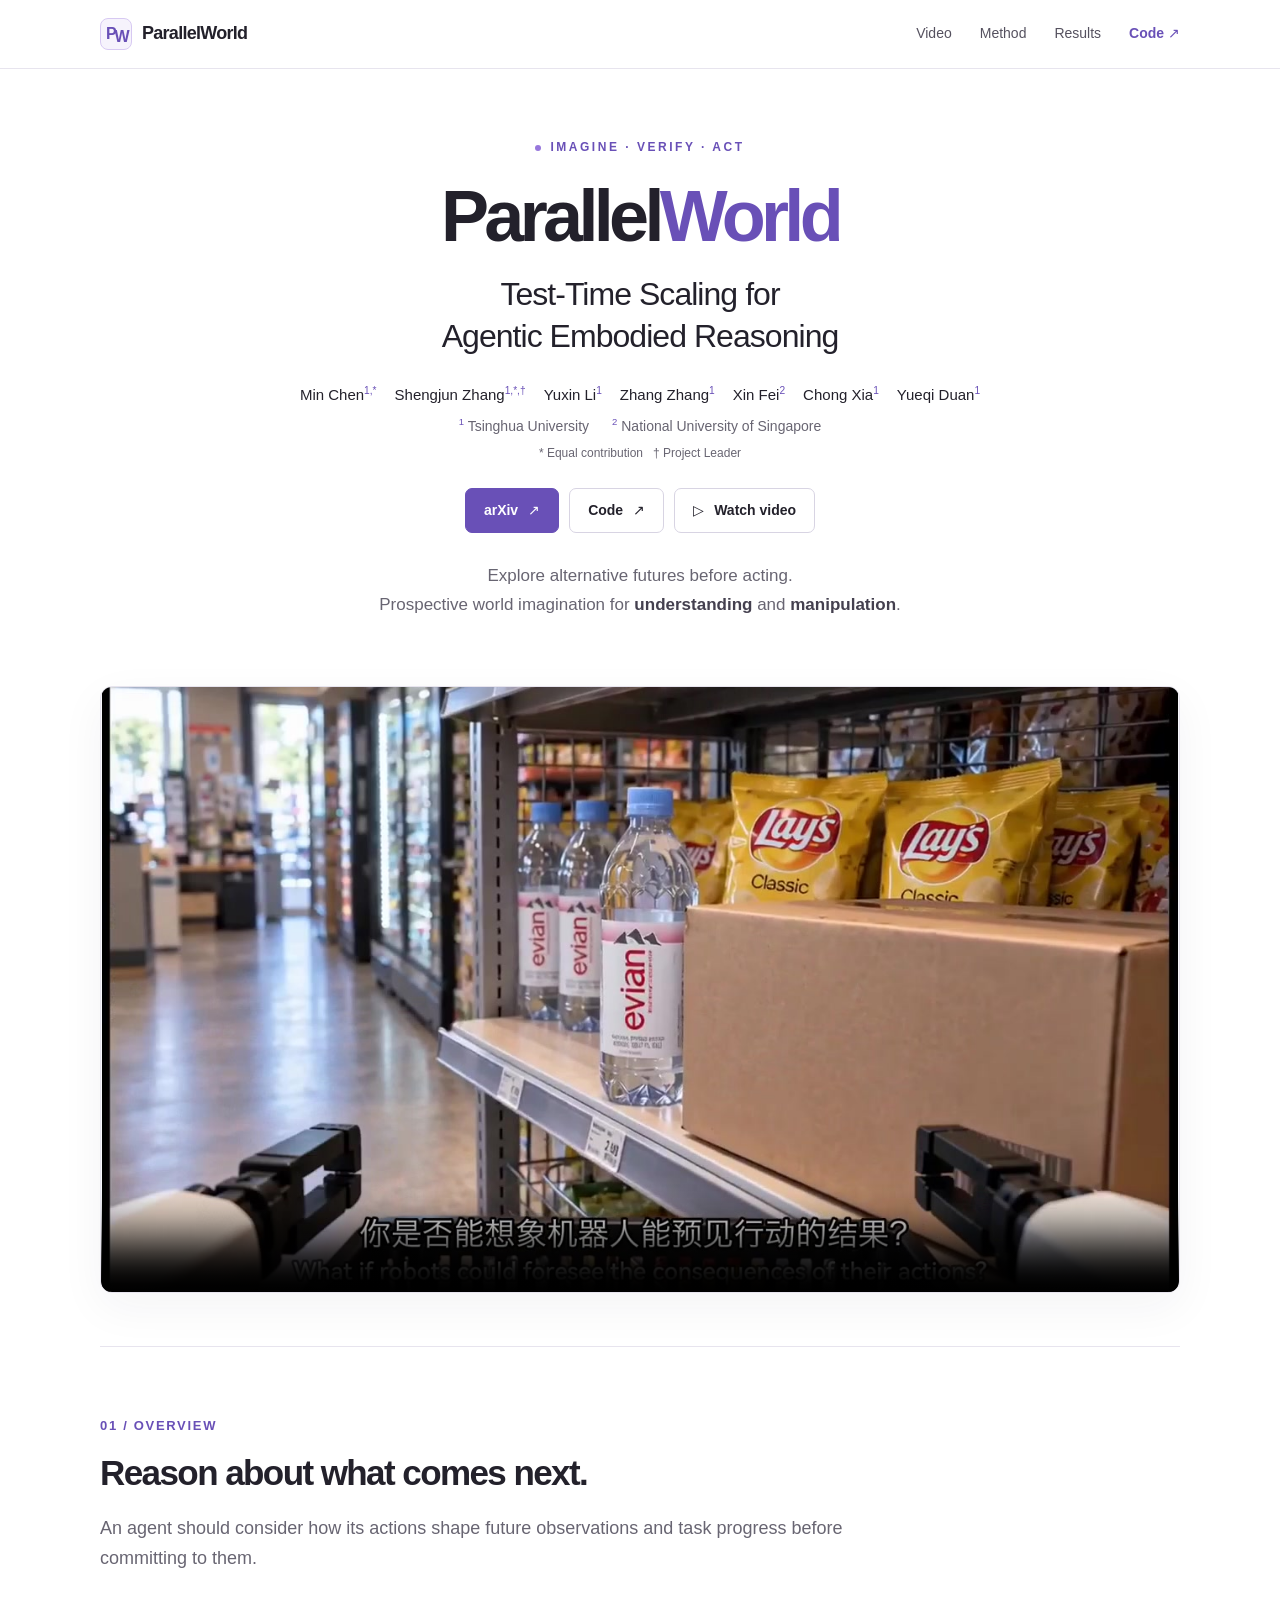
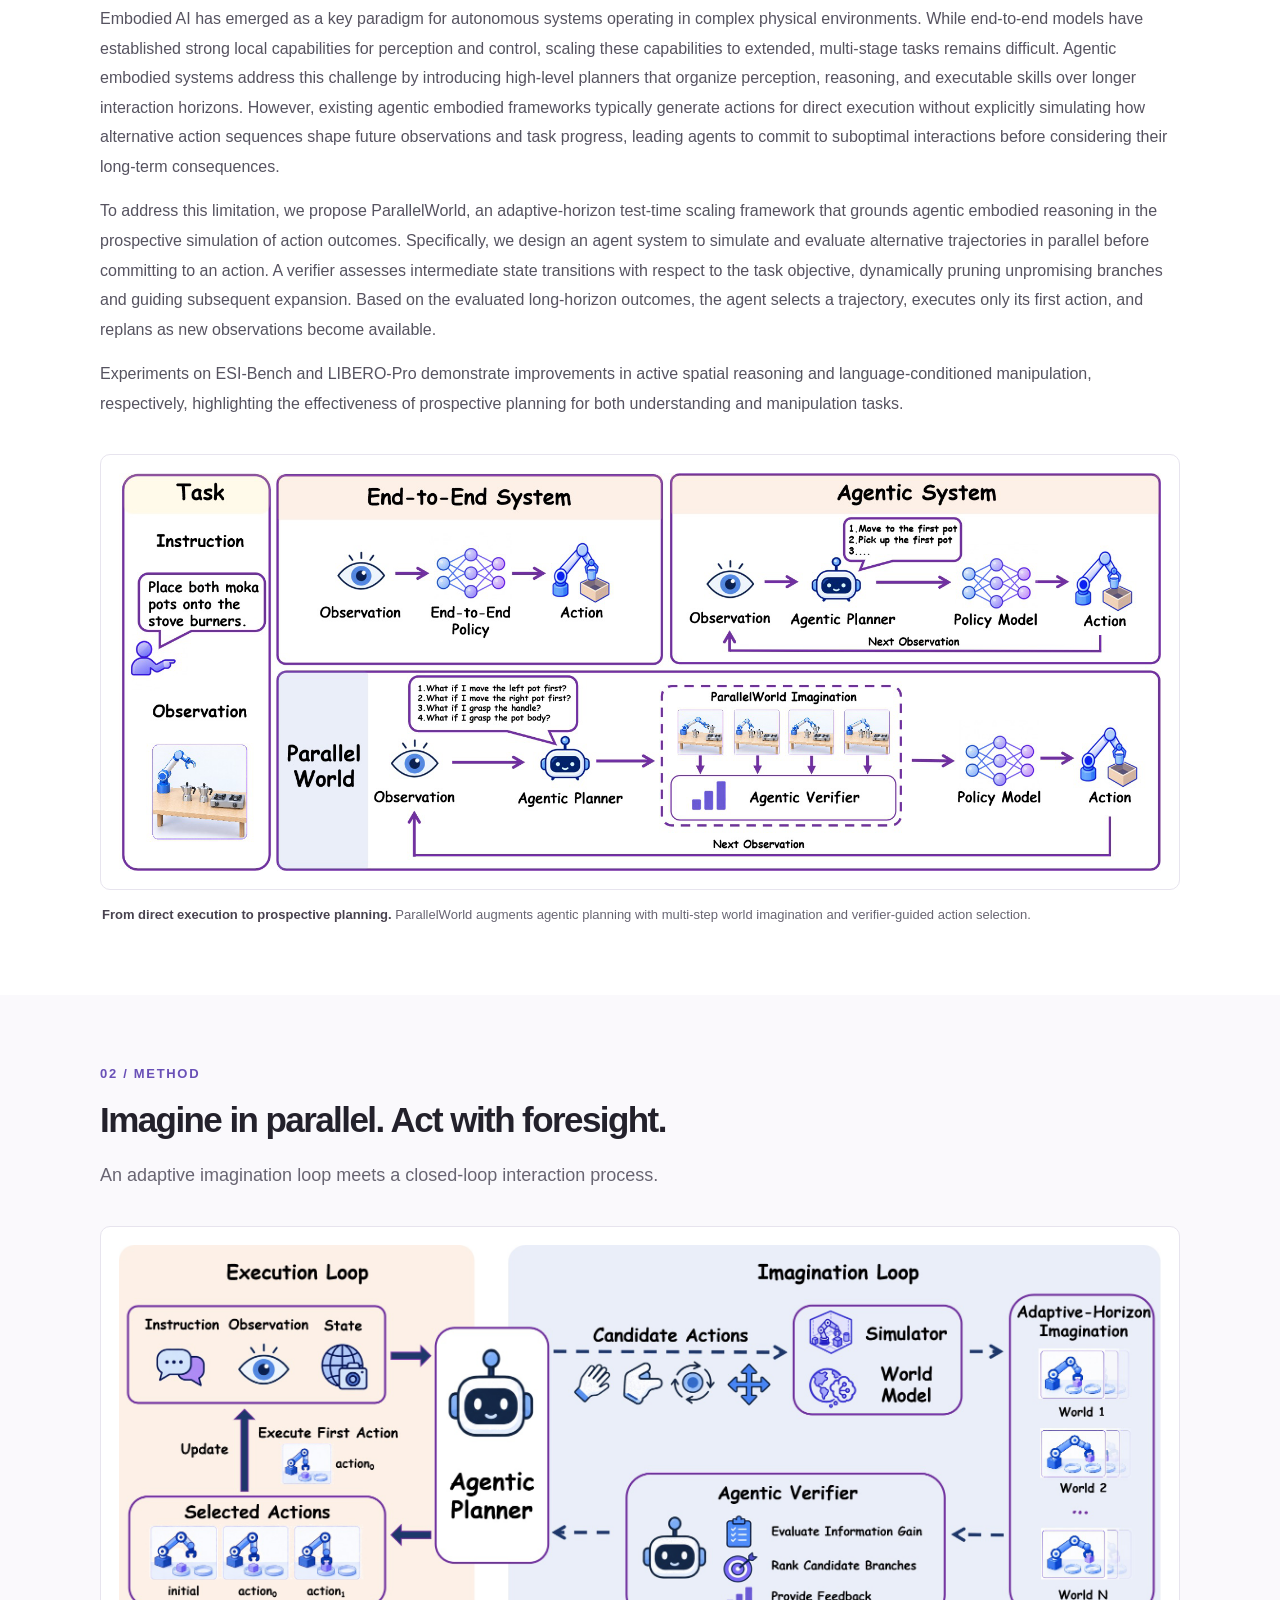
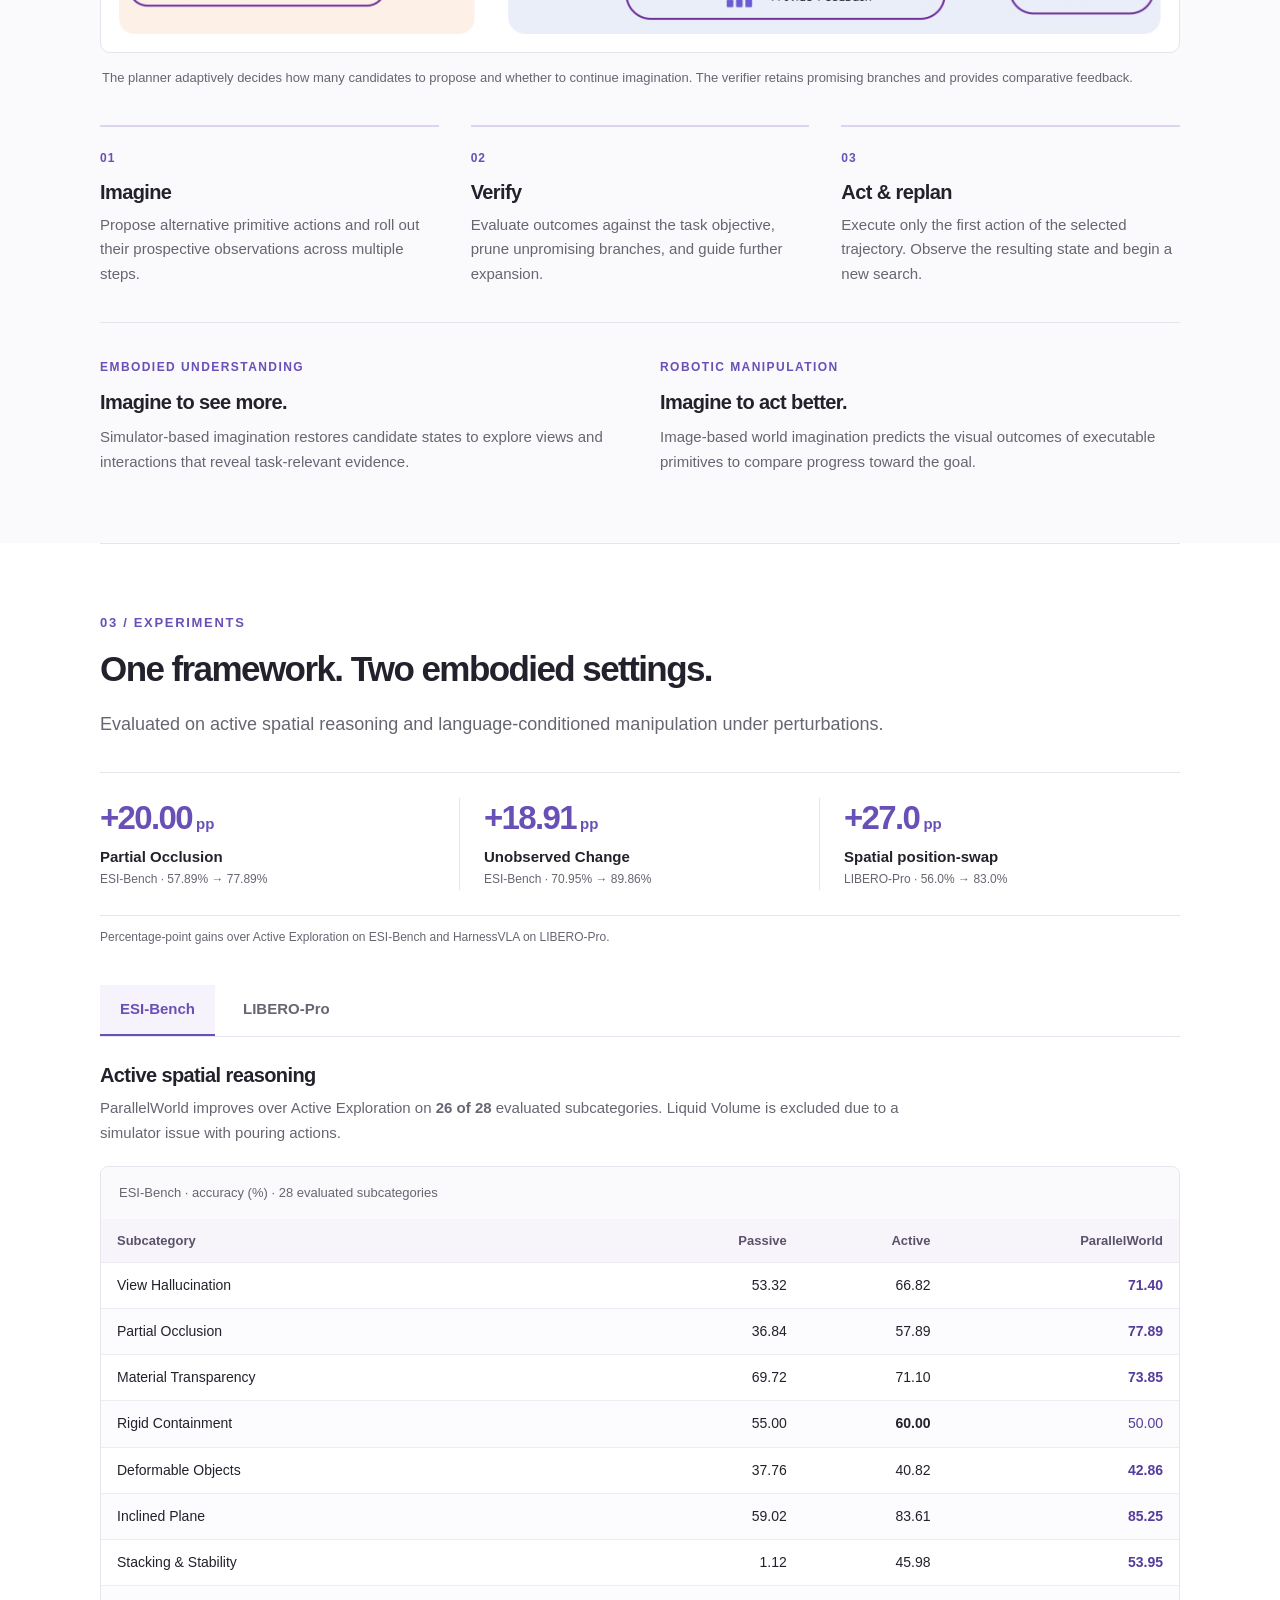
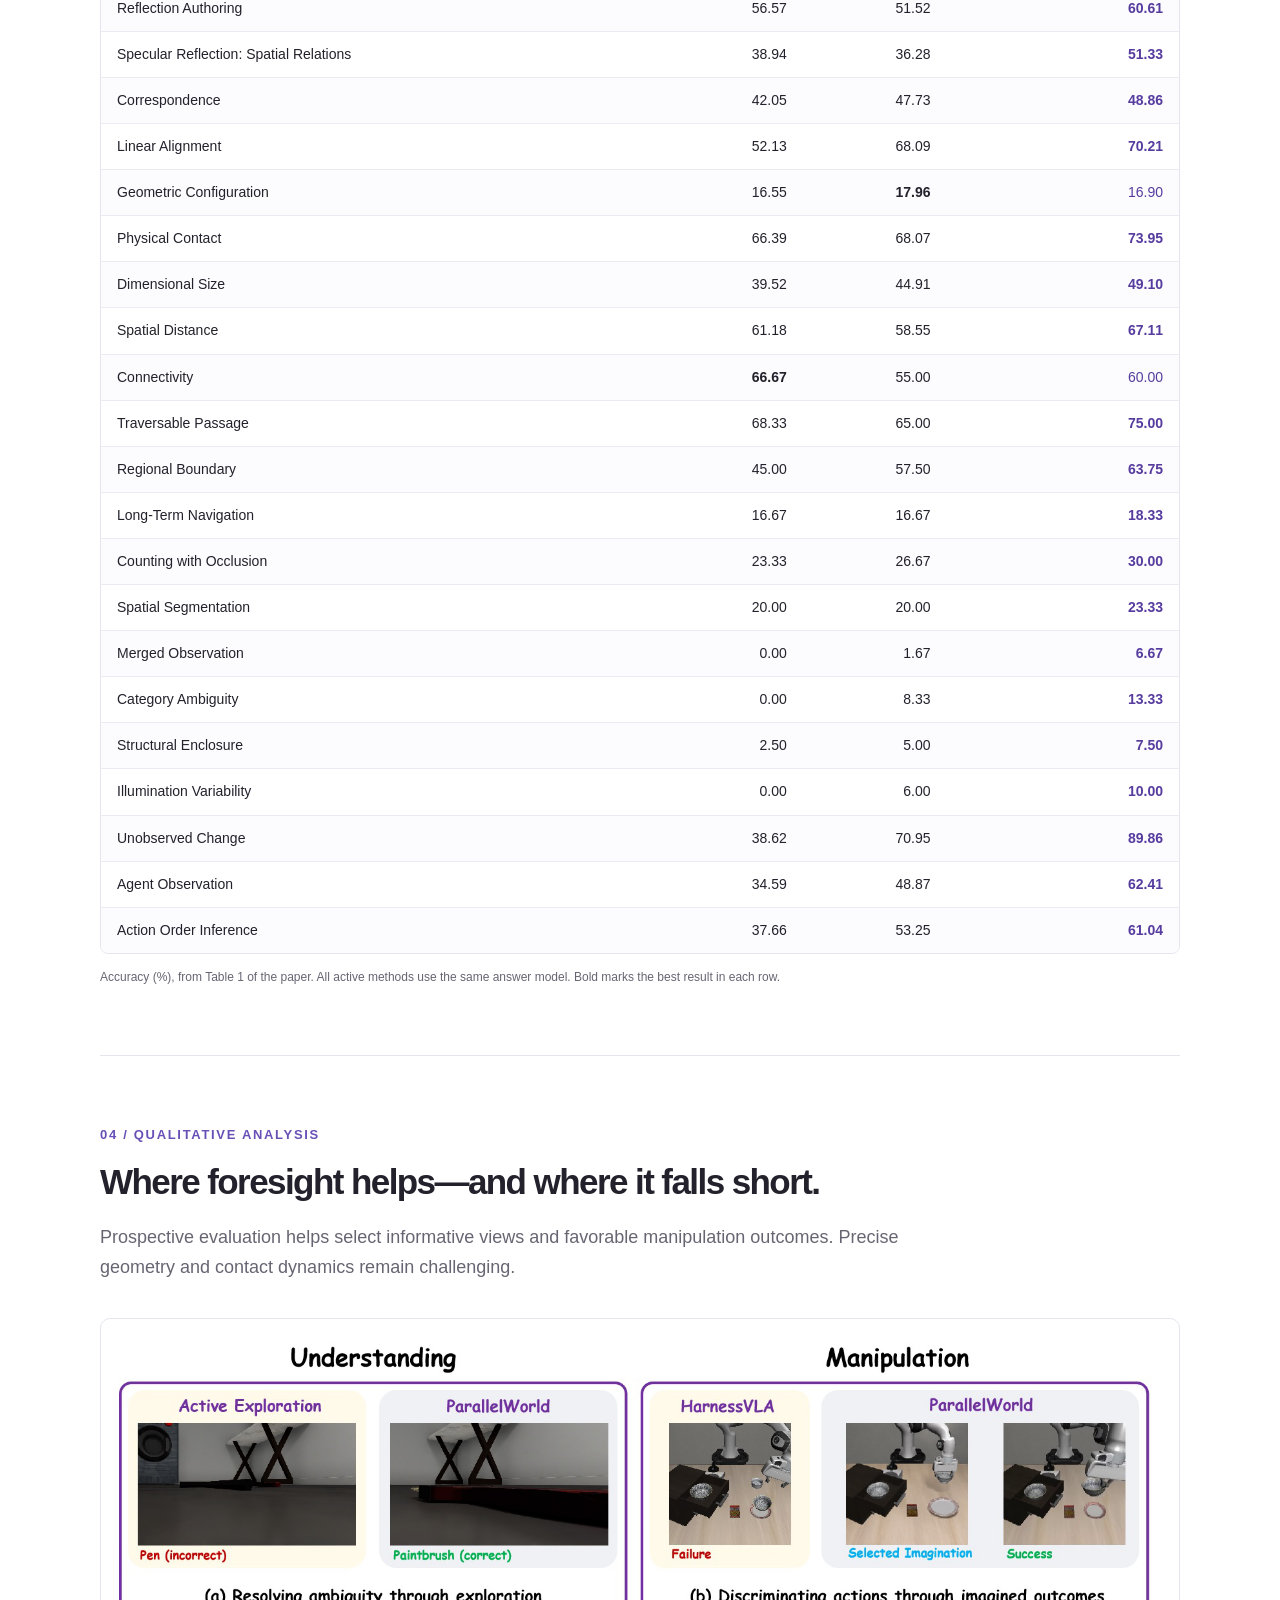
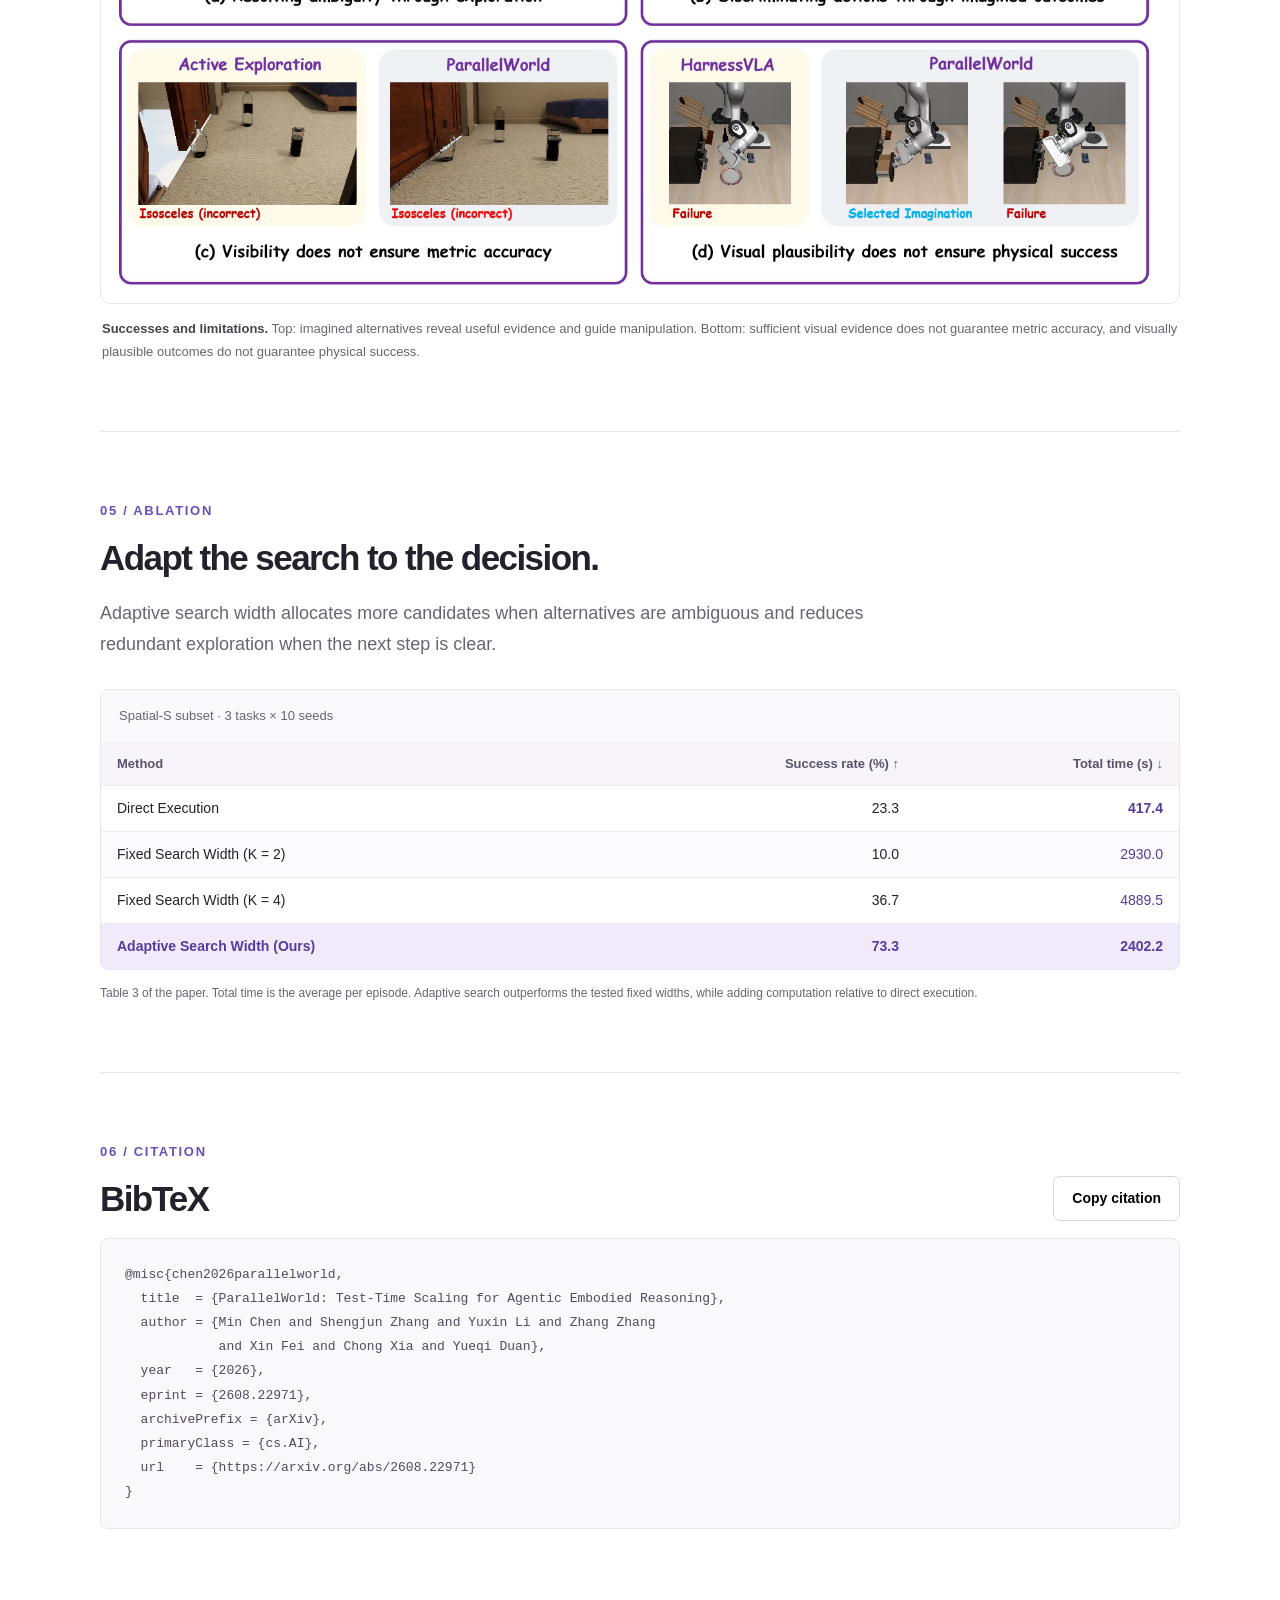
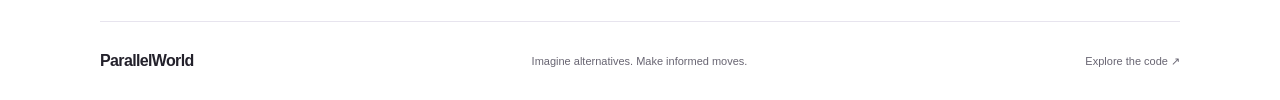
<file: ParallelWorld-page/index.html>
<!doctype html>
<html lang="en">
<head>
  <meta charset="utf-8">
  <meta name="viewport" content="width=device-width, initial-scale=1">
  <meta name="description" content="ParallelWorld: Test-Time Scaling for Agentic Embodied Reasoning. Imagine alternative futures, verify outcomes, and act with foresight.">
  <meta name="theme-color" content="#6950b7">
  <meta property="og:title" content="ParallelWorld: Test-Time Scaling for Agentic Embodied Reasoning">
  <meta property="og:description" content="Adaptive-horizon world imagination for embodied understanding and robotic manipulation.">
  <meta property="og:type" content="website">
  <meta property="og:image" content="assets/paradigms.png">
  <title>ParallelWorld | Agentic Embodied Reasoning</title>
  <link rel="icon" href="assets/favicon.svg" type="image/svg+xml">
  <link rel="stylesheet" href="styles.css">
  <script src="script.js" defer></script>
</head>
<body>
  <a class="skip-link" href="#main">Skip to content</a>
  <header class="site-header"><nav class="shell nav" aria-label="Main navigation">
    <a class="wordmark" href="#top"><span class="brand-mark" aria-hidden="true">P<span>W</span></span>ParallelWorld</a>
    <div class="nav-links"><a href="#video">Video</a><a href="#method">Method</a><a href="#results">Results</a><a href="https://github.com/AgenticEI/ParallelWorld" target="_blank" rel="noopener noreferrer">Code <span aria-hidden="true">↗</span></a></div>
  </nav></header>
  <main id="main">
    <section class="hero shell" id="top">
      <p class="eyebrow"><span></span> Imagine · Verify · Act</p>
      <h1>Parallel<span>World</span></h1>
      <p class="paper-title">Test-Time Scaling for<br class="desktop-break"> Agentic Embodied Reasoning</p>
      <p class="authors"><span>Min Chen<sup>1,*</sup></span><span>Shengjun Zhang<sup>1,*,†</sup></span><span>Yuxin Li<sup>1</sup></span><span>Zhang Zhang<sup>1</sup></span><span>Xin Fei<sup>2</sup></span><span>Chong Xia<sup>1</sup></span><span>Yueqi Duan<sup>1</sup></span></p>
      <p class="affiliations"><span><sup>1</sup> Tsinghua University</span><span><sup>2</sup> National University of Singapore</span></p>
      <p class="contribution">* Equal contribution &nbsp; † Project Leader</p>
      <div class="actions">
        <a class="button primary" href="https://arxiv.org/abs/2608.22971" target="_blank" rel="noopener noreferrer">arXiv <span aria-hidden="true">↗</span></a>
        <a class="button" href="https://github.com/AgenticEI/ParallelWorld" target="_blank" rel="noopener noreferrer">Code <span aria-hidden="true">↗</span></a>
        <a class="button" href="#video"><span aria-hidden="true">▷</span> Watch video</a>
      </div>
      <p class="hero-summary">Explore alternative futures before acting.<br>Prospective world imagination for <strong>understanding</strong> and <strong>manipulation</strong>.</p>
    </section>

    <section class="shell video-section" id="video" aria-label="ParallelWorld video">
      <div class="video-frame"><video controls playsinline preload="metadata" poster="assets/video-poster.jpg" aria-label="ParallelWorld project demonstration"><source src="assets/parallelworld-demo.mp4" type="video/mp4">Your browser does not support embedded video. <a href="assets/parallelworld-demo.mp4">Download the video</a>.</video></div>
    </section>

    <section class="shell section abstract" id="abstract">
      <div class="section-label">01 / Overview</div><h2>Reason about what comes next.</h2>
      <p class="lead">An agent should consider how its actions shape future observations and task progress before committing to them.</p>
      <div class="abstract-copy"><p>Embodied AI has emerged as a key paradigm for autonomous systems operating in complex physical environments. While end-to-end models have established strong local capabilities for perception and control, scaling these capabilities to extended, multi-stage tasks remains difficult. Agentic embodied systems address this challenge by introducing high-level planners that organize perception, reasoning, and executable skills over longer interaction horizons. However, existing agentic embodied frameworks typically generate actions for direct execution without explicitly simulating how alternative action sequences shape future observations and task progress, leading agents to commit to suboptimal interactions before considering their long-term consequences. </p><p>To address this limitation, we propose ParallelWorld, an adaptive-horizon test-time scaling framework that grounds agentic embodied reasoning in the prospective simulation of action outcomes. Specifically, we design an agent system to simulate and evaluate alternative trajectories in parallel before committing to an action. A verifier assesses intermediate state transitions with respect to the task objective, dynamically pruning unpromising branches and guiding subsequent expansion. Based on the evaluated long-horizon outcomes, the agent selects a trajectory, executes only its first action, and replans as new observations become available. </p><p>Experiments on ESI-Bench and LIBERO-Pro demonstrate improvements in active spatial reasoning and language-conditioned manipulation, respectively, highlighting the effectiveness of prospective planning for both understanding and manipulation tasks.</p></div>
      <figure class="figure"><a href="assets/paradigms.png" target="_blank" rel="noopener" aria-label="Open paradigm comparison at full resolution"><img src="assets/paradigms.png" width="1852" height="708" loading="lazy" alt="Comparison of end-to-end systems, conventional agentic systems, and ParallelWorld, which evaluates imagined futures before executing an action."></a><figcaption><b>From direct execution to prospective planning.</b> ParallelWorld augments agentic planning with multi-step world imagination and verifier-guided action selection.</figcaption></figure>
    </section>

    <section class="method-band" id="method"><div class="shell section">
      <div class="section-label">02 / Method</div><h2>Imagine in parallel. Act with foresight.</h2>
      <p class="lead">An adaptive imagination loop meets a closed-loop interaction process.</p>
      <figure class="figure"><a href="assets/pipeline.png" target="_blank" rel="noopener" aria-label="Open method diagram at full resolution"><img src="assets/pipeline.png" width="2190" height="819" loading="lazy" alt="ParallelWorld framework: an agentic planner proposes candidate actions, a simulator or world model generates prospective outcomes, and a verifier evaluates branches before the first selected action is executed."></a><figcaption>The planner adaptively decides how many candidates to propose and whether to continue imagination. The verifier retains promising branches and provides comparative feedback.</figcaption></figure>
      <div class="method-steps">
        <article><span class="step-number">01</span><h3>Imagine</h3><p>Propose alternative primitive actions and roll out their prospective observations across multiple steps.</p></article>
        <article><span class="step-number">02</span><h3>Verify</h3><p>Evaluate outcomes against the task objective, prune unpromising branches, and guide further expansion.</p></article>
        <article><span class="step-number">03</span><h3>Act & replan</h3><p>Execute only the first action of the selected trajectory. Observe the resulting state and begin a new search.</p></article>
      </div>
      <div class="task-pair"><article><span class="small-label">Embodied understanding</span><h3>Imagine to see more.</h3><p>Simulator-based imagination restores candidate states to explore views and interactions that reveal task-relevant evidence.</p></article><article><span class="small-label">Robotic manipulation</span><h3>Imagine to act better.</h3><p>Image-based world imagination predicts the visual outcomes of executable primitives to compare progress toward the goal.</p></article></div>
    </div></section>

    <section class="shell section" id="results">
      <div class="section-label">03 / Experiments</div><h2>One framework. Two embodied settings.</h2>
      <p class="lead">Evaluated on active spatial reasoning and language-conditioned manipulation under perturbations.</p>
      <div class="metric-row"><article><strong>+20.00<span> pp</span></strong><h3>Partial Occlusion</h3><p>ESI-Bench · 57.89% → 77.89%</p></article><article><strong>+18.91<span> pp</span></strong><h3>Unobserved Change</h3><p>ESI-Bench · 70.95% → 89.86%</p></article><article><strong>+27.0<span> pp</span></strong><h3>Spatial position-swap</h3><p>LIBERO-Pro · 56.0% → 83.0%</p></article></div>
      <p class="metric-note">Percentage-point gains over Active Exploration on ESI-Bench and HarnessVLA on LIBERO-Pro.</p>
      <div class="tabs" role="tablist" aria-label="Benchmarks"><button id="tab-esi" role="tab" aria-selected="true" aria-controls="panel-esi">ESI-Bench</button><button id="tab-libero" role="tab" aria-selected="false" aria-controls="panel-libero" tabindex="-1">LIBERO-Pro</button></div>
      <div id="panel-esi" role="tabpanel" aria-labelledby="tab-esi" tabindex="0"><div class="result-intro"><h3>Active spatial reasoning</h3><p>ParallelWorld improves over Active Exploration on <b>26 of 28</b> evaluated subcategories. Liquid Volume is excluded due to a simulator issue with pouring actions.</p></div><div class="table-scroll" tabindex="0" role="region" aria-label="ESI-Bench results, scroll horizontally on small screens"><table><caption>ESI-Bench · accuracy (%) · 28 evaluated subcategories</caption><thead><tr><th scope="col">Subcategory</th><th scope="col">Passive</th><th scope="col">Active</th><th scope="col">ParallelWorld</th></tr></thead><tbody><tr><th scope="row">View Hallucination</th><td>53.32</td><td>66.82</td><td><b>71.40</b></td></tr><tr><th scope="row">Partial Occlusion</th><td>36.84</td><td>57.89</td><td><b>77.89</b></td></tr><tr><th scope="row">Material Transparency</th><td>69.72</td><td>71.10</td><td><b>73.85</b></td></tr><tr><th scope="row">Rigid Containment</th><td>55.00</td><td><b>60.00</b></td><td>50.00</td></tr><tr><th scope="row">Deformable Objects</th><td>37.76</td><td>40.82</td><td><b>42.86</b></td></tr><tr><th scope="row">Inclined Plane</th><td>59.02</td><td>83.61</td><td><b>85.25</b></td></tr><tr><th scope="row">Stacking &amp; Stability</th><td>1.12</td><td>45.98</td><td><b>53.95</b></td></tr><tr><th scope="row">Reflection Authoring</th><td>56.57</td><td>51.52</td><td><b>60.61</b></td></tr><tr><th scope="row">Specular Reflection: Spatial Relations</th><td>38.94</td><td>36.28</td><td><b>51.33</b></td></tr><tr><th scope="row">Correspondence</th><td>42.05</td><td>47.73</td><td><b>48.86</b></td></tr><tr><th scope="row">Linear Alignment</th><td>52.13</td><td>68.09</td><td><b>70.21</b></td></tr><tr><th scope="row">Geometric Configuration</th><td>16.55</td><td><b>17.96</b></td><td>16.90</td></tr><tr><th scope="row">Physical Contact</th><td>66.39</td><td>68.07</td><td><b>73.95</b></td></tr><tr><th scope="row">Dimensional Size</th><td>39.52</td><td>44.91</td><td><b>49.10</b></td></tr><tr><th scope="row">Spatial Distance</th><td>61.18</td><td>58.55</td><td><b>67.11</b></td></tr><tr><th scope="row">Connectivity</th><td><b>66.67</b></td><td>55.00</td><td>60.00</td></tr><tr><th scope="row">Traversable Passage</th><td>68.33</td><td>65.00</td><td><b>75.00</b></td></tr><tr><th scope="row">Regional Boundary</th><td>45.00</td><td>57.50</td><td><b>63.75</b></td></tr><tr><th scope="row">Long-Term Navigation</th><td>16.67</td><td>16.67</td><td><b>18.33</b></td></tr><tr><th scope="row">Counting with Occlusion</th><td>23.33</td><td>26.67</td><td><b>30.00</b></td></tr><tr><th scope="row">Spatial Segmentation</th><td>20.00</td><td>20.00</td><td><b>23.33</b></td></tr><tr><th scope="row">Merged Observation</th><td>0.00</td><td>1.67</td><td><b>6.67</b></td></tr><tr><th scope="row">Category Ambiguity</th><td>0.00</td><td>8.33</td><td><b>13.33</b></td></tr><tr><th scope="row">Structural Enclosure</th><td>2.50</td><td>5.00</td><td><b>7.50</b></td></tr><tr><th scope="row">Illumination Variability</th><td>0.00</td><td>6.00</td><td><b>10.00</b></td></tr><tr><th scope="row">Unobserved Change</th><td>38.62</td><td>70.95</td><td><b>89.86</b></td></tr><tr><th scope="row">Agent Observation</th><td>34.59</td><td>48.87</td><td><b>62.41</b></td></tr><tr><th scope="row">Action Order Inference</th><td>37.66</td><td>53.25</td><td><b>61.04</b></td></tr></tbody></table></div><p class="table-note">Accuracy (%), from Table 1 of the paper. All active methods use the same answer model. Bold marks the best result in each row.</p></div>
      <div id="panel-libero" role="tabpanel" aria-labelledby="tab-libero" tabindex="0" hidden><div class="result-intro"><h3>Manipulation under perturbations</h3><p>ParallelWorld improves over HarnessVLA in all eight settings. Each setting contains 100 episodes: 10 tasks × 10 seeds, for 800 episodes in total.</p></div><div class="table-scroll" tabindex="0" role="region" aria-label="LIBERO-Pro results, scroll horizontally on small screens"><table><caption>LIBERO-Pro · success rate (%) · 800 episodes</caption><thead><tr><th scope="col" rowspan="2">Method</th><th scope="colgroup" colspan="2">Spatial</th><th scope="colgroup" colspan="2">Object</th><th scope="colgroup" colspan="2">Goal</th><th scope="colgroup" colspan="2">LIBERO-10</th></tr><tr><th scope="col">T</th><th scope="col">S</th><th scope="col">T</th><th scope="col">S</th><th scope="col">T</th><th scope="col">S</th><th scope="col">T</th><th scope="col">S</th></tr></thead><tbody><tr><th scope="row">OpenVLA</th><td>0.0</td><td>0.0</td><td>0.0</td><td>0.0</td><td>0.0</td><td>0.0</td><td>0.0</td><td>0.0</td></tr><tr><th scope="row">π0</th><td>0.0</td><td>0.0</td><td>0.0</td><td>2.0</td><td>0.0</td><td>0.0</td><td>0.0</td><td>0.0</td></tr><tr><th scope="row">π0.5</th><td>1.0</td><td>20.0</td><td>1.0</td><td>17.0</td><td>2.0</td><td>38.0</td><td>1.0</td><td>8.0</td></tr><tr><th scope="row">MolmoAct</th><td>0.0</td><td>0.0</td><td>0.0</td><td>6.0</td><td>0.0</td><td>0.0</td><td>6.0</td><td>0.0</td></tr><tr><th scope="row">NORA</th><td>0.0</td><td>0.0</td><td>0.0</td><td>0.0</td><td>0.0</td><td>0.0</td><td>0.0</td><td>0.0</td></tr><tr><th scope="row">X-VLA</th><td>0.0</td><td>0.0</td><td>8.0</td><td>2.0</td><td>9.0</td><td>1.0</td><td>10.0</td><td>0.0</td></tr><tr><th scope="row">AtomVLA</th><td>1.0</td><td>16.0</td><td>0.0</td><td>10.0</td><td>11.0</td><td>2.0</td><td>9.0</td><td>1.0</td></tr><tr><th scope="row">HarnessVLA</th><td>79.0</td><td>56.0</td><td>79.0</td><td>85.0</td><td>62.0</td><td>57.0</td><td>42.0</td><td>29.0</td></tr><tr class="ours"><th scope="row">ParallelWorld (Ours)</th><td>88.0</td><td>83.0</td><td>94.0</td><td>88.0</td><td>65.0</td><td>66.0</td><td>50.0</td><td>30.0</td></tr></tbody></table></div><p class="table-note">Success rate (%), from Table 2. T: instruction-redirection. S: position-swap. HarnessVLA is reproduced with Codex as the planner; frozen VLA results are taken from the HarnessVLA paper.</p></div>
    </section>

    <section class="shell section" id="qualitative"><div class="section-label">04 / Qualitative analysis</div><h2>Where foresight helps—and where it falls short.</h2><p class="lead">Prospective evaluation helps select informative views and favorable manipulation outcomes. Precise geometry and contact dynamics remain challenging.</p><figure class="figure"><a href="assets/qualitative.png" target="_blank" rel="noopener" aria-label="Open qualitative examples at full resolution"><img src="assets/qualitative.png" width="1614" height="849" loading="lazy" alt="Four qualitative examples: successful prospective exploration and manipulation, alongside limitations in precise geometric reasoning and physical prediction."></a><figcaption><b>Successes and limitations.</b> Top: imagined alternatives reveal useful evidence and guide manipulation. Bottom: sufficient visual evidence does not guarantee metric accuracy, and visually plausible outcomes do not guarantee physical success.</figcaption></figure></section>

    <section class="shell section" id="ablation"><div class="section-label">05 / Ablation</div><h2>Adapt the search to the decision.</h2><p class="lead">Adaptive search width allocates more candidates when alternatives are ambiguous and reduces redundant exploration when the next step is clear.</p><div class="table-scroll" tabindex="0" role="region" aria-label="Adaptive search width ablation"><table><caption>Spatial-S subset · 3 tasks × 10 seeds</caption><thead><tr><th scope="col">Method</th><th scope="col">Success rate (%) ↑</th><th scope="col">Total time (s) ↓</th></tr></thead><tbody><tr><th scope="row">Direct Execution</th><td>23.3</td><td><b>417.4</b></td></tr><tr><th scope="row">Fixed Search Width (K = 2)</th><td>10.0</td><td>2930.0</td></tr><tr><th scope="row">Fixed Search Width (K = 4)</th><td>36.7</td><td>4889.5</td></tr><tr class="ours"><th scope="row">Adaptive Search Width (Ours)</th><td><b>73.3</b></td><td>2402.2</td></tr></tbody></table></div><p class="table-note">Table 3 of the paper. Total time is the average per episode. Adaptive search outperforms the tested fixed widths, while adding computation relative to direct execution.</p></section>

    <section class="shell section" id="bibtex"><div class="section-label">06 / Citation</div><div class="bib-header"><h2>BibTeX</h2><button id="copy-bib" class="button" type="button">Copy citation</button></div><pre><code id="bib-content">@misc{chen2026parallelworld,
  title  = {ParallelWorld: Test-Time Scaling for Agentic Embodied Reasoning},
  author = {Min Chen and Shengjun Zhang and Yuxin Li and Zhang Zhang
            and Xin Fei and Chong Xia and Yueqi Duan},
  year   = {2026},
  eprint = {2608.22971},
  archivePrefix = {arXiv},
  primaryClass = {cs.AI},
  url    = {https://arxiv.org/abs/2608.22971}
}</code></pre><span id="copy-status" class="copy-status" role="status" aria-live="polite"></span></section>
  </main>
  <footer class="shell footer"><a class="wordmark" href="#top">ParallelWorld</a><span>Imagine alternatives. Make informed moves.</span><a href="https://github.com/AgenticEI/ParallelWorld" target="_blank" rel="noopener noreferrer">Explore the code ↗</a></footer>
</body>
</html>
</file>
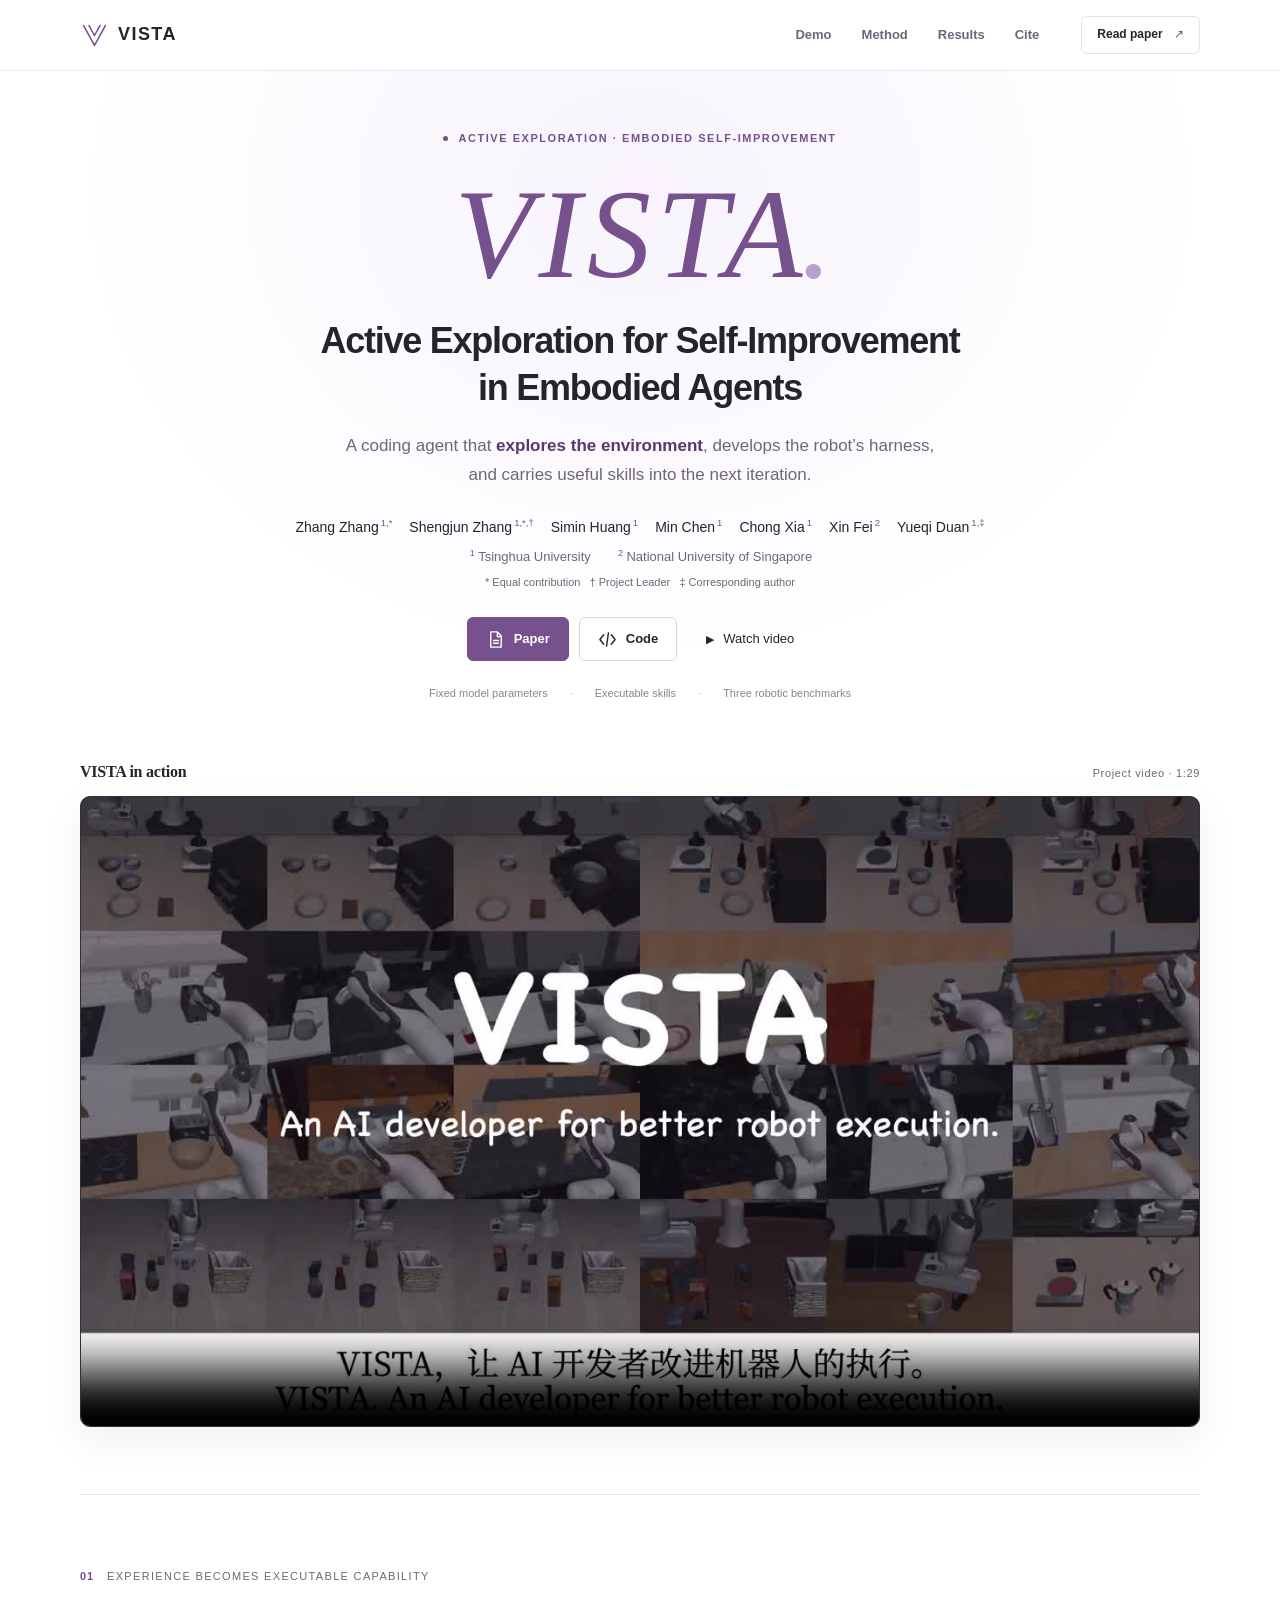
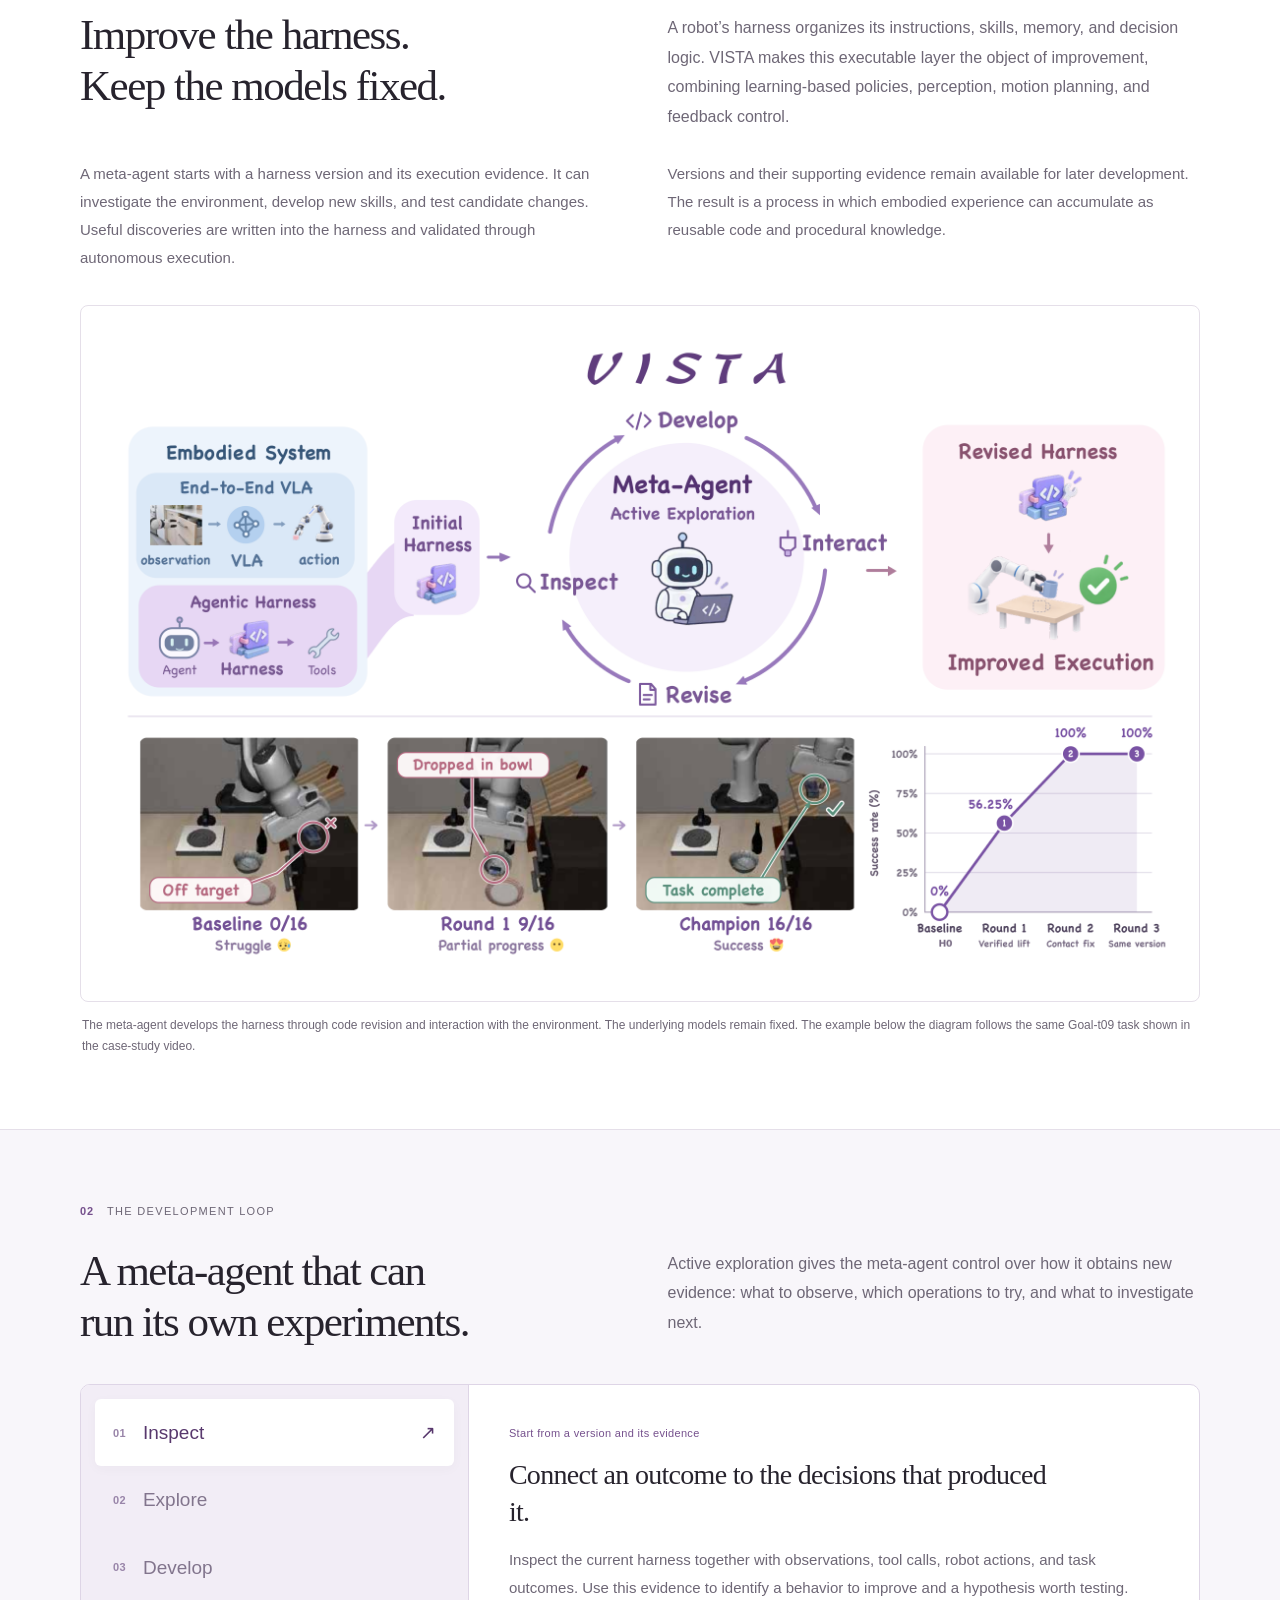
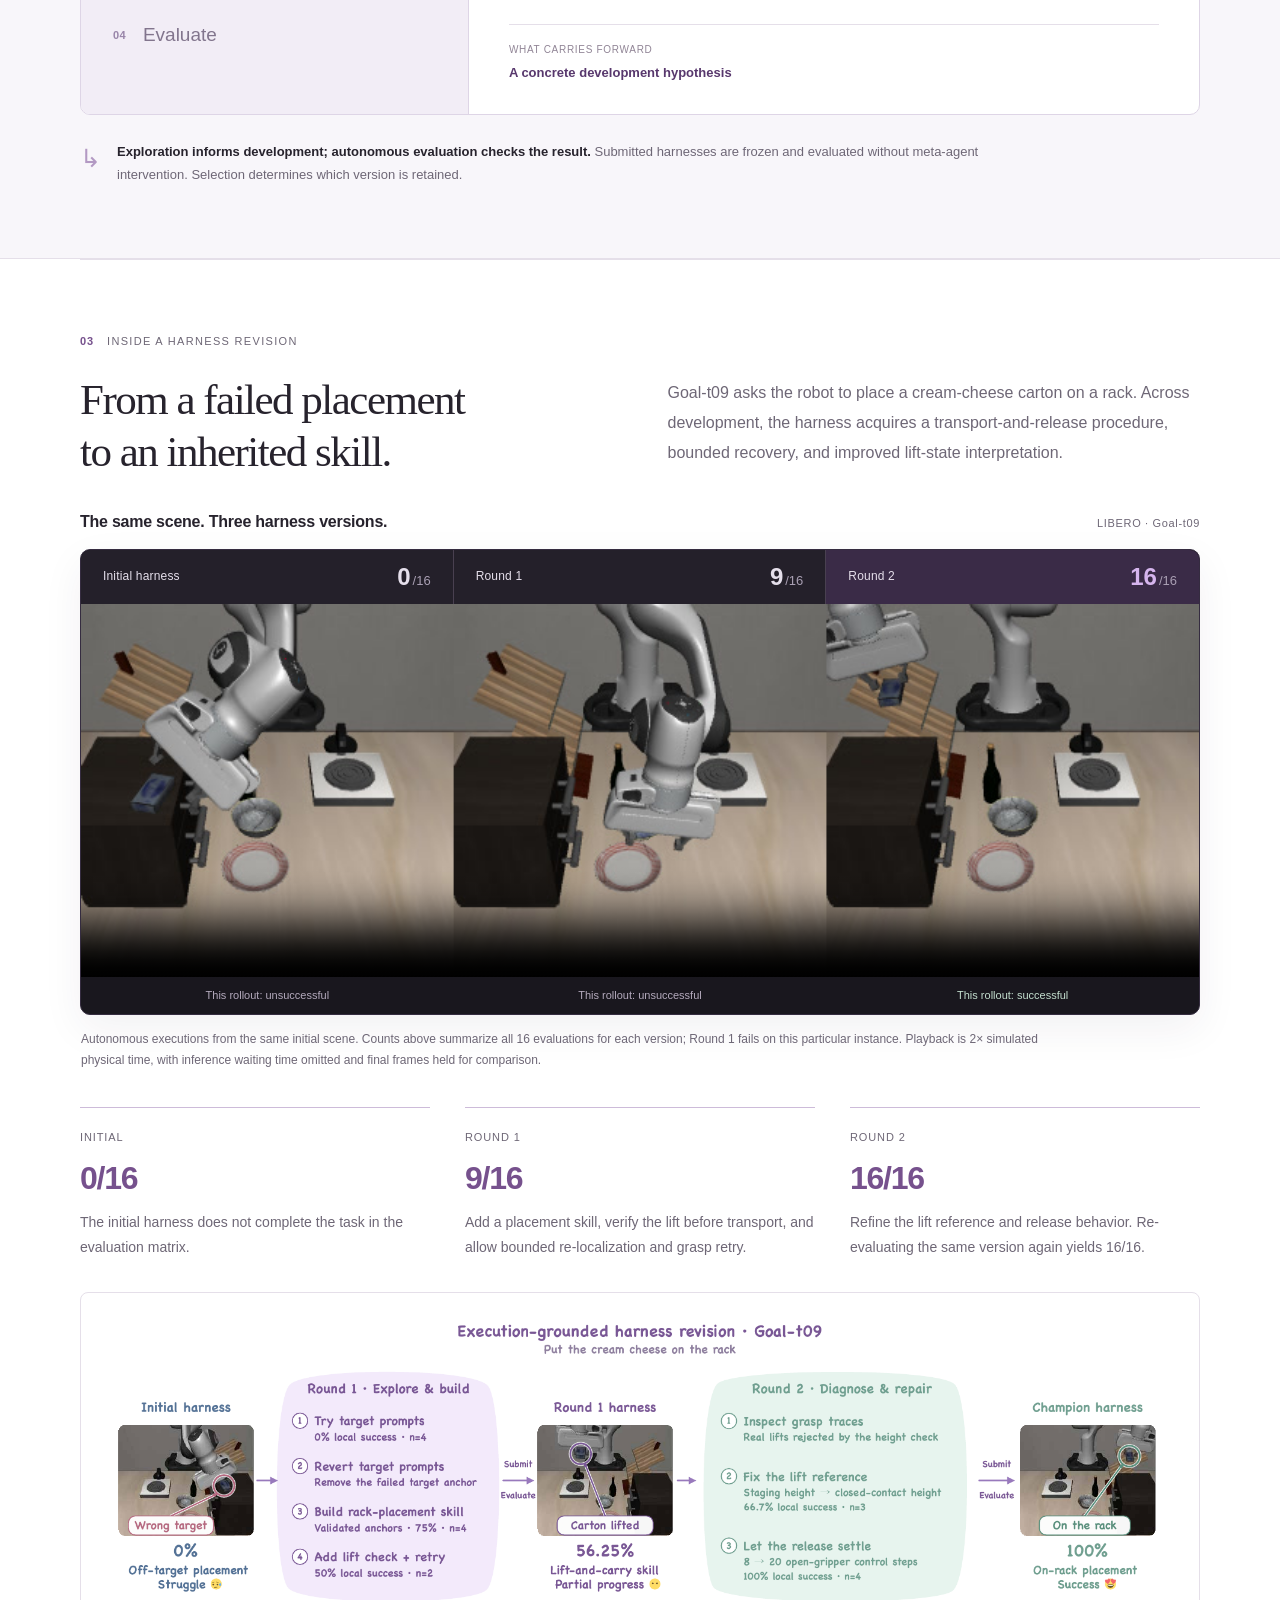
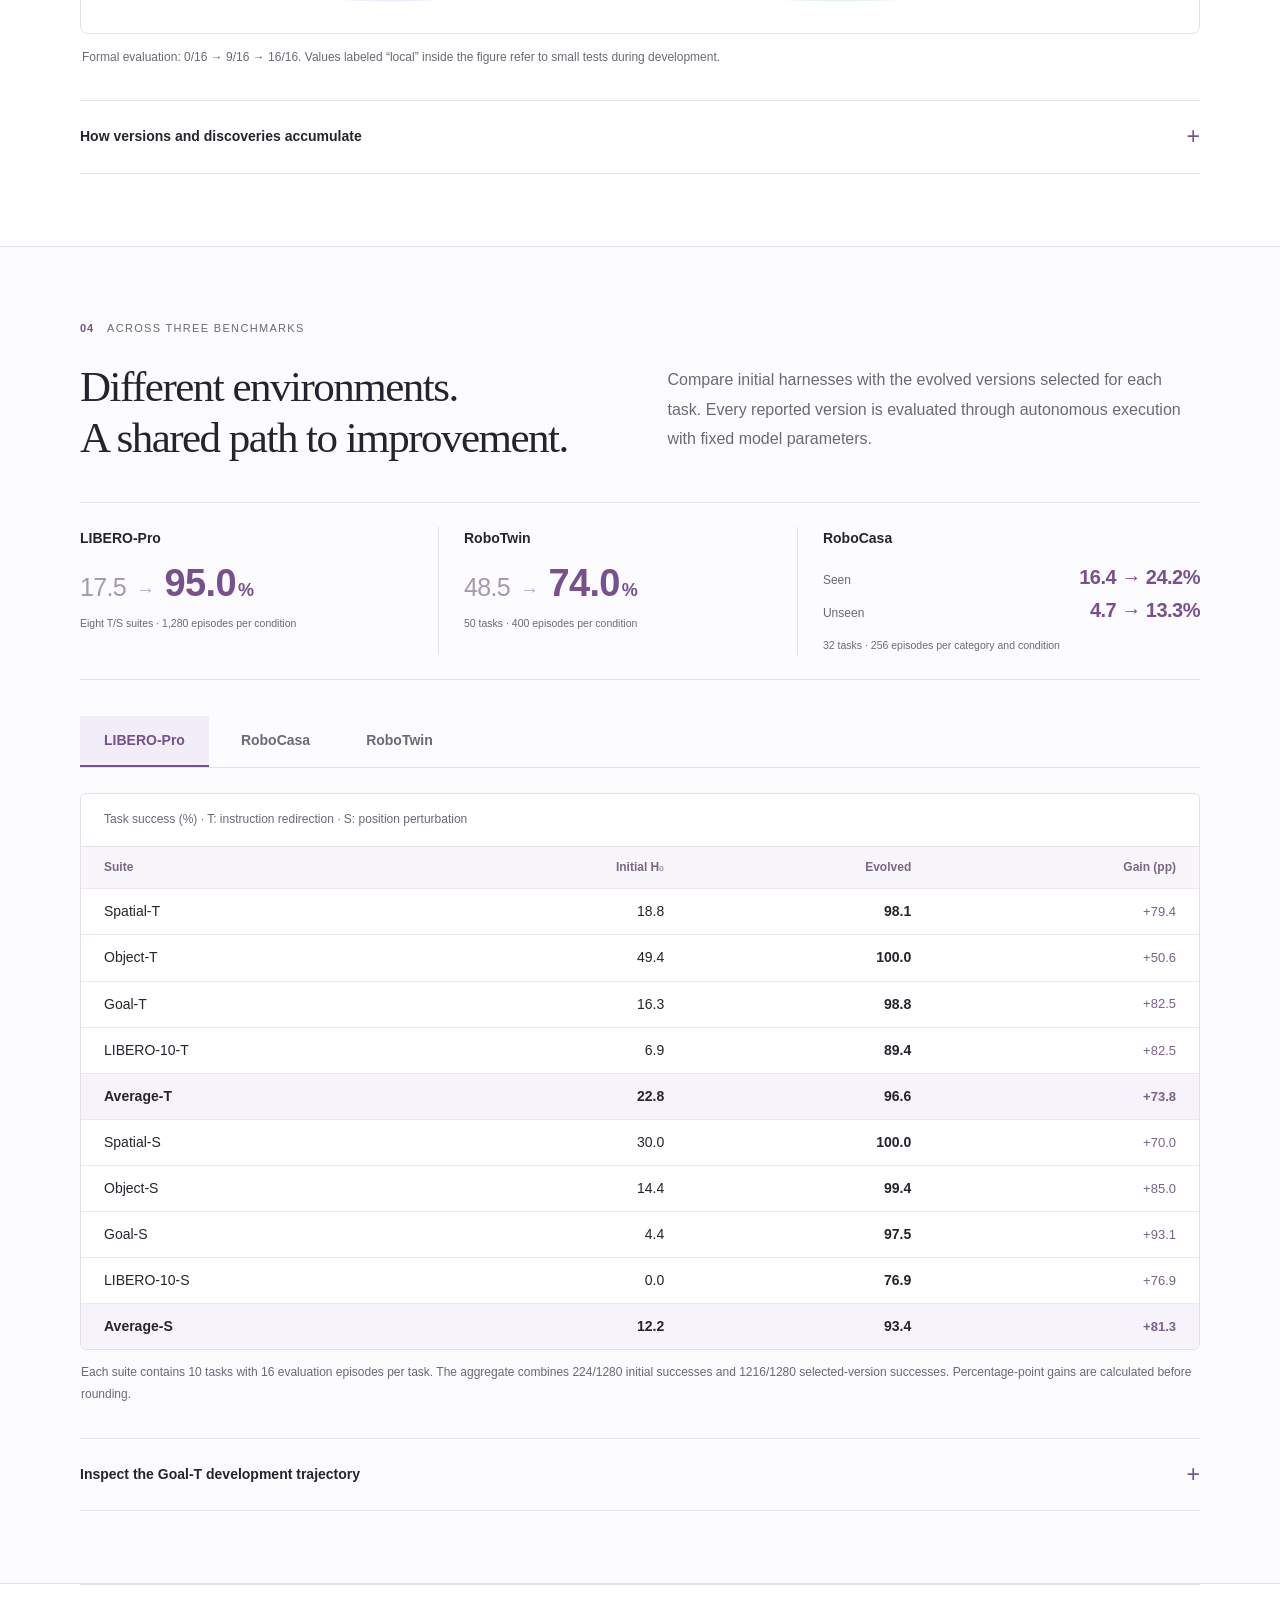
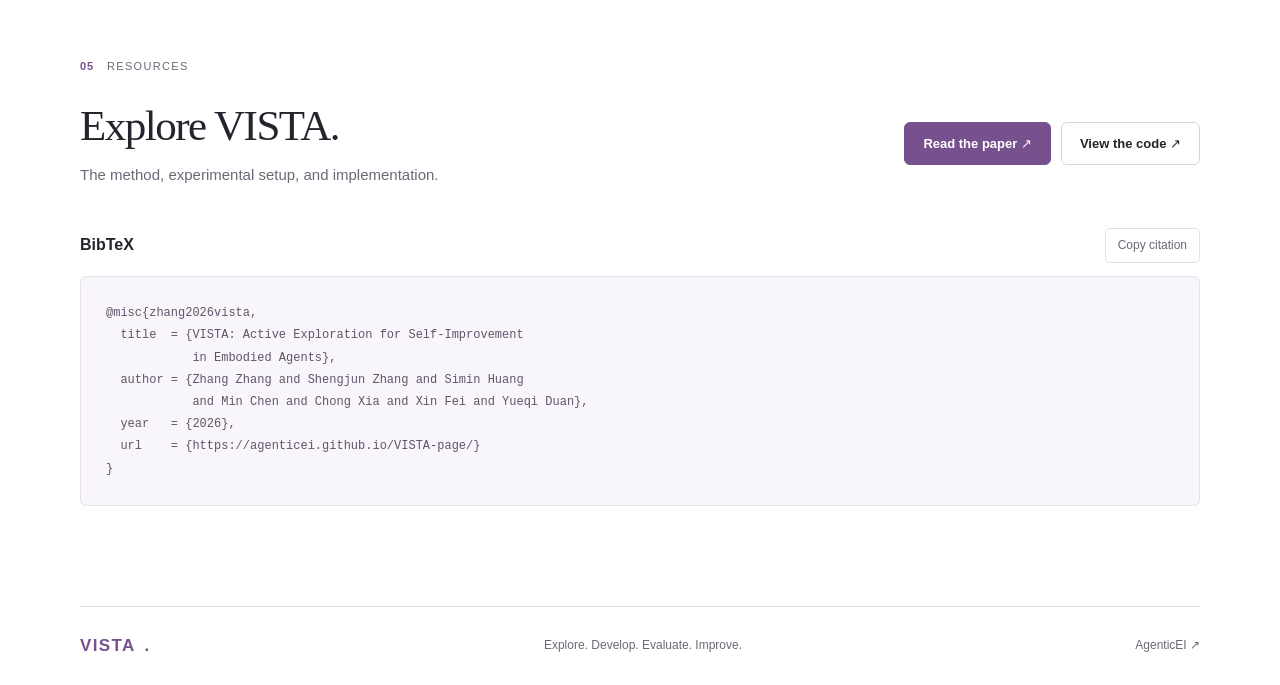
<file: VISTA-page/index.html>
<!doctype html>
<html lang="en">
<head>
  <meta charset="utf-8">
  <meta name="viewport" content="width=device-width,initial-scale=1">
  <meta name="description" content="VISTA enables a meta-agent to actively explore the environment and develop executable robot harnesses, while keeping the underlying model parameters fixed.">
  <meta name="theme-color" content="#70528e">
  <meta property="og:title" content="VISTA — Active Exploration for Self-Improvement in Embodied Agents">
  <meta property="og:description" content="Explore the environment. Develop the harness. Carry useful skills forward.">
  <meta property="og:image" content="https://agenticei.github.io/VISTA-page/assets/overview.png">
  <meta property="og:url" content="https://agenticei.github.io/VISTA-page/">
  <meta property="og:type" content="website">
  <title>VISTA | Active Exploration for Embodied Self-Improvement</title>
  <link rel="icon" href="assets/favicon.svg" type="image/svg+xml">
  <link rel="stylesheet" href="styles.css">
  <script src="script.js" defer></script>
</head>
<body>
  <a class="skip-link" href="#main">Skip to content</a>
  <header class="site-header">
    <nav class="container nav" aria-label="Main navigation">
      <a class="brand" href="#top" aria-label="VISTA home"><svg viewBox="0 0 32 32" aria-hidden="true"><path d="M4 5 16 27 28 5M10 5l6 11 6-11"/></svg><span>VISTA</span></a>
      <div class="nav-links"><a href="#demo">Demo</a><a href="#method">Method</a><a href="#results">Results</a><a href="#citation">Cite</a></div>
      <a class="nav-paper" href="assets/vista-paper.pdf" target="_blank" rel="noopener">Read paper <span aria-hidden="true">↗</span></a>
    </nav>
  </header>

  <main id="main">
    <section class="hero container" id="top">
      <p class="eyebrow"><span></span> Active exploration · Embodied self-improvement</p>
      <div class="hero-wordmark" aria-hidden="true">VISTA<span class="wordmark-dot">.</span></div>
      <h1>Active Exploration for Self-Improvement<br class="desktop-break"> in Embodied Agents</h1>
      <p class="hero-lead">A coding agent that <strong>explores the environment</strong>, develops the robot’s harness,<br class="desktop-break"> and carries useful skills into the next iteration.</p>
      <div class="authors" aria-label="Authors">
        <span>Zhang Zhang<sup>1,*</sup></span><span>Shengjun Zhang<sup>1,*,†</sup></span><span>Simin Huang<sup>1</sup></span><span>Min Chen<sup>1</sup></span><span>Chong Xia<sup>1</sup></span><span>Xin Fei<sup>2</sup></span><span>Yueqi Duan<sup>1,‡</sup></span>
      </div>
      <p class="affiliations"><span><sup>1</sup> Tsinghua University</span><span><sup>2</sup> National University of Singapore</span></p>
      <p class="author-notes">* Equal contribution &nbsp; † Project Leader &nbsp; ‡ Corresponding author</p>
      <div class="hero-actions">
        <a class="button primary" href="assets/vista-paper.pdf" target="_blank" rel="noopener"><svg viewBox="0 0 20 20" aria-hidden="true"><path d="M5 2h7l4 4v12H5zM12 2v5h4M8 11h5M8 14h5"/></svg>Paper</a>
        <a class="button" href="https://github.com/AgenticEI/VISTA" target="_blank" rel="noopener noreferrer"><svg viewBox="0 0 20 20" aria-hidden="true"><path d="m6 5-4 5 4 5m8-10 4 5-4 5M11 3 9 17"/></svg>Code</a>
        <a class="button quiet" href="#demo"><span class="play-icon" aria-hidden="true">▶</span>Watch video</a>
      </div>
      <p class="hero-facts"><span>Fixed model parameters</span><span>Executable skills</span><span>Three robotic benchmarks</span></p>
    </section>

    <section class="container demo-section" id="demo" aria-labelledby="demo-title">
      <div class="section-topline"><h2 id="demo-title">VISTA in action</h2><span class="tiny-label">Project video · 1:29</span></div>
      <div class="demo-stage overview-video-stage">
        <video id="overview-video" controls playsinline preload="metadata" poster="assets/vista-overview.jpg" aria-label="VISTA project video with original audio and embedded subtitles"><source src="assets/VISTA.mp4" type="video/mp4"><source src="assets/vista-overview.webm" type="video/webm">Your browser cannot play this video. <a href="assets/VISTA.mp4">Download the project video.</a></video>
      </div>
    </section>

    <section class="container section overview" id="overview">
      <div class="section-kicker">01 <span>Experience becomes executable capability</span></div>
      <div class="section-intro"><h2>Improve the harness.<br>Keep the models fixed.</h2><p>A robot’s harness organizes its instructions, skills, memory, and decision logic. VISTA makes this executable layer the object of improvement, combining learning-based policies, perception, motion planning, and feedback control.</p></div>
      <div class="overview-copy"><p>A meta-agent starts with a harness version and its execution evidence. It can investigate the environment, develop new skills, and test candidate changes. Useful discoveries are written into the harness and validated through autonomous execution.</p><p>Versions and their supporting evidence remain available for later development. The result is a process in which embodied experience can accumulate as reusable code and procedural knowledge.</p></div>
      <figure class="research-figure"><button class="figure-zoom" type="button" data-figure="assets/overview.png" data-caption="VISTA overview: the meta-agent actively explores the environment and develops executable harness versions." aria-label="Enlarge VISTA overview"><img src="assets/overview.png" width="1800" height="1096" loading="lazy" alt="VISTA overview with a meta-agent inspecting, developing, interacting, and revising a robot harness, followed by the Goal-t09 progression from 0 to 16 successes."><span class="zoom-label" aria-hidden="true">View full figure ↗</span></button><figcaption>The meta-agent develops the harness through code revision and interaction with the environment. The underlying models remain fixed. The example below the diagram follows the same Goal-t09 task shown in the case-study video.</figcaption></figure>
    </section>

    <section class="method-section" id="method"><div class="container section">
      <div class="section-kicker">02 <span>The development loop</span></div>
      <div class="section-intro"><h2>A meta-agent that can<br>run its own experiments.</h2><p>Active exploration gives the meta-agent control over how it obtains new evidence: what to observe, which operations to try, and what to investigate next.</p></div>
      <div class="method-workbench">
        <div class="method-tabs" role="tablist" aria-label="Harness development stages">
          <button id="method-inspect" role="tab" aria-controls="method-detail" aria-selected="true" data-stage="inspect"><span>01</span>Inspect <span class="tab-arrow" aria-hidden="true">↗</span></button>
          <button id="method-explore" role="tab" aria-controls="method-detail" aria-selected="false" tabindex="-1" data-stage="explore"><span>02</span>Explore <span class="tab-arrow" aria-hidden="true">↗</span></button>
          <button id="method-develop" role="tab" aria-controls="method-detail" aria-selected="false" tabindex="-1" data-stage="develop"><span>03</span>Develop <span class="tab-arrow" aria-hidden="true">↗</span></button>
          <button id="method-evaluate" role="tab" aria-controls="method-detail" aria-selected="false" tabindex="-1" data-stage="evaluate"><span>04</span>Evaluate <span class="tab-arrow" aria-hidden="true">↗</span></button>
        </div>
        <div class="method-detail" id="method-detail" role="tabpanel" aria-labelledby="method-inspect" tabindex="0"><span class="detail-label" id="stage-label">Start from a version and its evidence</span><h3 id="stage-title">Connect an outcome to the decisions that produced it.</h3><p id="stage-copy">Inspect the current harness together with observations, tool calls, robot actions, and task outcomes. Use this evidence to identify a behavior to improve and a hypothesis worth testing.</p><div class="stage-artifact"><span id="artifact-label">What carries forward</span><strong id="stage-artifact">A concrete development hypothesis</strong></div></div>
      </div>
      <div class="validation-note"><span class="note-mark" aria-hidden="true">↳</span><p><strong>Exploration informs development; autonomous evaluation checks the result.</strong> Submitted harnesses are frozen and evaluated without meta-agent intervention. Selection determines which version is retained.</p></div>
    </div></section>

    <section class="container section" id="case-study">
      <div class="section-kicker">03 <span>Inside a harness revision</span></div>
      <div class="section-intro"><h2>From a failed placement<br>to an inherited skill.</h2><p>Goal-t09 asks the robot to place a cream-cheese carton on a rack. Across development, the harness acquires a transport-and-release procedure, bounded recovery, and improved lift-state interpretation.</p></div>
      <div class="case-video">
      <div class="section-topline"><h3>The same scene. Three harness versions.</h3><span class="tiny-label">LIBERO · Goal-t09</span></div>
      <div class="demo-stage">
        <div class="version-labels">
          <div><span class="version-name">Initial harness</span><strong>0<span>/16</span></strong></div>
          <div><span class="version-name">Round 1</span><strong>9<span>/16</span></strong></div>
          <div class="version-selected"><span class="version-name">Round 2</span><strong>16<span>/16</span></strong></div>
        </div>
        <video id="comparison-video" controls playsinline muted loop preload="metadata" poster="assets/goal-t09-matched-comparison.jpg" aria-label="Matched Goal-t09 execution: initial harness and round one fail on this scene, round two succeeds."><source src="assets/goal-t09-matched-comparison.webm" type="video/webm"><source src="assets/goal-t09-matched-comparison.mp4" type="video/mp4">Your browser cannot play this video. <a href="assets/goal-t09-matched-comparison.mp4">Download the comparison.</a></video>
        <div class="rollout-outcomes"><span>This rollout: unsuccessful</span><span>This rollout: unsuccessful</span><span>This rollout: successful</span></div>
      </div>
      <p class="media-caption">Autonomous executions from the same initial scene. Counts above summarize all 16 evaluations for each version; Round 1 fails on this particular instance. Playback is 2× simulated physical time, with inference waiting time omitted and final frames held for comparison.</p>
      </div>
      <div class="case-timeline">
        <article><span class="round-label">Initial</span><h3>0/16</h3><p>The initial harness does not complete the task in the evaluation matrix.</p></article>
        <article><span class="round-label">Round 1</span><h3>9/16</h3><p>Add a placement skill, verify the lift before transport, and allow bounded re-localization and grasp retry.</p></article>
        <article><span class="round-label">Round 2</span><h3>16/16</h3><p>Refine the lift reference and release behavior. Re-evaluating the same version again yields 16/16.</p></article>
      </div>
      <figure class="research-figure compact"><button class="figure-zoom" type="button" data-figure="assets/case-study.png" data-caption="Goal-t09 harness development. Local trials inside each round are distinct from the formal 16-instance evaluations." aria-label="Enlarge Goal-t09 development case"><img src="assets/case-study.png" width="1800" height="505" loading="lazy" alt="Goal-t09 development: build a rack-placement skill in round one, refine lift verification and release behavior in round two."><span class="zoom-label" aria-hidden="true">View full figure ↗</span></button><figcaption>Formal evaluation: 0/16 → 9/16 → 16/16. Values labeled “local” inside the figure refer to small tests during development.</figcaption></figure>
      <details class="figure-details"><summary><span>How versions and discoveries accumulate</span><span aria-hidden="true">+</span></summary><p>Harness DAG records code lineage alongside experiments and selection decisions. Development can continue from retained versions, revisit earlier candidates, and reuse useful mechanisms.</p><figure class="research-figure compact"><button class="figure-zoom" type="button" data-figure="assets/harness-history.png" data-caption="Harness DAG and a representative Goal-t08 development trajectory." aria-label="Enlarge harness version graph"><img src="assets/harness-history.png" width="1800" height="784" loading="lazy" alt="Harness development patterns: linear refinement, branching search, and recombination, with a Goal-t08 example."><span class="zoom-label" aria-hidden="true">View full figure ↗</span></button><figcaption>The accompanying Goal-t08 example distinguishes internal tests from full formal evaluations.</figcaption></figure></details>
    </section>

    <section class="results-band" id="results"><div class="container section">
      <div class="section-kicker">04 <span>Across three benchmarks</span></div>
      <div class="section-intro"><h2>Different environments.<br>A shared path to improvement.</h2><p>Compare initial harnesses with the evolved versions selected for each task. Every reported version is evaluated through autonomous execution with fixed model parameters.</p></div>
      <div class="result-highlights">
        <article><h3>LIBERO-Pro</h3><p class="metric"><span>17.5</span><i aria-hidden="true">→</i><strong>95.0<small>%</small></strong></p><p>Eight T/S suites · 1,280 episodes per condition</p></article>
        <article><h3>RoboTwin</h3><p class="metric"><span>48.5</span><i aria-hidden="true">→</i><strong>74.0<small>%</small></strong></p><p>50 tasks · 400 episodes per condition</p></article>
        <article><h3>RoboCasa</h3><div class="casa-metrics"><p><span>Seen</span><b>16.4 → 24.2%</b></p><p><span>Unseen</span><b>4.7 → 13.3%</b></p></div><p>32 tasks · 256 episodes per category and condition</p></article>
      </div>
      <div class="result-tabs" role="tablist" aria-label="Benchmark results"><button id="tab-libero" role="tab" aria-selected="true" aria-controls="panel-libero" data-panel="libero">LIBERO-Pro</button><button id="tab-casa" role="tab" aria-selected="false" aria-controls="panel-casa" tabindex="-1" data-panel="casa">RoboCasa</button><button id="tab-twin" role="tab" aria-selected="false" aria-controls="panel-twin" tabindex="-1" data-panel="twin">RoboTwin</button></div>
      <div class="result-panel" id="panel-libero" role="tabpanel" aria-labelledby="tab-libero" tabindex="0">
        <div class="table-scroll" role="region" aria-label="LIBERO-Pro results" tabindex="0"><table><caption>Task success (%) · T: instruction redirection · S: position perturbation</caption><thead><tr><th scope="col">Suite</th><th scope="col">Initial H₀</th><th scope="col">Evolved</th><th scope="col">Gain (pp)</th></tr></thead><tbody>
          <tr><th scope="row">Spatial-T</th><td>18.8</td><td><strong>98.1</strong></td><td>+79.4</td></tr><tr><th scope="row">Object-T</th><td>49.4</td><td><strong>100.0</strong></td><td>+50.6</td></tr><tr><th scope="row">Goal-T</th><td>16.3</td><td><strong>98.8</strong></td><td>+82.5</td></tr><tr><th scope="row">LIBERO-10-T</th><td>6.9</td><td><strong>89.4</strong></td><td>+82.5</td></tr><tr class="average"><th scope="row">Average-T</th><td>22.8</td><td><strong>96.6</strong></td><td>+73.8</td></tr>
          <tr><th scope="row">Spatial-S</th><td>30.0</td><td><strong>100.0</strong></td><td>+70.0</td></tr><tr><th scope="row">Object-S</th><td>14.4</td><td><strong>99.4</strong></td><td>+85.0</td></tr><tr><th scope="row">Goal-S</th><td>4.4</td><td><strong>97.5</strong></td><td>+93.1</td></tr><tr><th scope="row">LIBERO-10-S</th><td>0.0</td><td><strong>76.9</strong></td><td>+76.9</td></tr><tr class="average"><th scope="row">Average-S</th><td>12.2</td><td><strong>93.4</strong></td><td>+81.3</td></tr>
        </tbody></table></div>
        <p class="table-note">Each suite contains 10 tasks with 16 evaluation episodes per task. The aggregate combines 224/1280 initial successes and 1216/1280 selected-version successes. Percentage-point gains are calculated before rounding.</p>
      </div>
      <div class="result-panel" id="panel-casa" role="tabpanel" aria-labelledby="tab-casa" tabindex="0" hidden><div class="table-scroll" role="region" aria-label="RoboCasa results" tabindex="0"><table><caption>Task success (%) · 16 tasks per category</caption><thead><tr><th scope="col">Category</th><th scope="col">Initial H₀</th><th scope="col">Evolved</th><th scope="col">Gain (pp)</th></tr></thead><tbody><tr><th scope="row">Composite Seen</th><td>16.4</td><td><strong>24.2</strong></td><td>+7.8</td></tr><tr><th scope="row">Composite Unseen</th><td>4.7</td><td><strong>13.3</strong></td><td>+8.6</td></tr></tbody></table></div><p class="table-note">Seen: 42/256 → 62/256. Unseen: 12/256 → 34/256. “Unseen” denotes the benchmark category; harnesses are selected separately for each task. Results use the adopted October 17, 2026 snapshot.</p></div>
      <div class="result-panel" id="panel-twin" role="tabpanel" aria-labelledby="tab-twin" tabindex="0" hidden><div class="table-scroll" role="region" aria-label="RoboTwin results" tabindex="0"><table><caption>Task success (%) · 50 tasks × 4 scenes × 2 repetitions</caption><thead><tr><th scope="col">Tasks</th><th scope="col">Initial H₀</th><th scope="col">Evolved</th><th scope="col">Gain (pp)</th></tr></thead><tbody><tr><th scope="row">All 50 tasks</th><td>48.5</td><td><strong>74.0</strong></td><td>+25.5</td></tr></tbody></table></div><p class="table-note">194/400 → 296/400 successful autonomous episodes. Results correspond to the current task-specific selected harnesses.</p></div>
      <details class="figure-details"><summary><span>Inspect the Goal-T development trajectory</span><span aria-hidden="true">+</span></summary><figure class="research-figure compact"><button class="figure-zoom" type="button" data-figure="assets/goal-evolution.png" data-caption="Goal-T: candidate outcomes in the heatmap, selected-version gains and aggregate success in the adjacent plots. Dotted cells retain a result after development ends." aria-label="Enlarge Goal-T heatmap"><img src="assets/goal-evolution.png" width="2971" height="1179" loading="lazy" alt="Ten Goal-T tasks across development rounds; eight achieve a 16/16 candidate evaluation within the first three rounds."><span class="zoom-label" aria-hidden="true">View full figure ↗</span></button><figcaption>Each heatmap cell reports candidate successes out of 16. The right-hand gains and lower curve use selected versions. Dotted cells carry a retained result after development ends; they are not additional evaluations.</figcaption></figure></details>
    </div></section>

    <section class="container section citation-section" id="citation">
      <div class="section-kicker">05 <span>Resources</span></div>
      <div class="resource-row"><div><h2>Explore VISTA.</h2><p>The method, experimental setup, and implementation.</p></div><div class="resource-links"><a class="button primary" href="assets/vista-paper.pdf" target="_blank" rel="noopener">Read the paper ↗</a><a class="button" href="https://github.com/AgenticEI/VISTA" target="_blank" rel="noopener noreferrer">View the code ↗</a></div></div>
      <div class="bib-header"><h3>BibTeX</h3><button class="copy-button" id="copy-citation" type="button">Copy citation</button></div>
      <pre><code id="bibtex">@misc{zhang2026vista,
  title  = {VISTA: Active Exploration for Self-Improvement
            in Embodied Agents},
  author = {Zhang Zhang and Shengjun Zhang and Simin Huang
            and Min Chen and Chong Xia and Xin Fei and Yueqi Duan},
  year   = {2026},
  url    = {https://agenticei.github.io/VISTA-page/}
}</code></pre><p class="copy-status" id="copy-status" role="status" aria-live="polite"></p>
    </section>
  </main>
  <footer class="container footer"><a class="brand" href="#top">VISTA<span aria-hidden="true">.</span></a><p>Explore. Develop. Evaluate. Improve.</p><a href="https://github.com/AgenticEI" target="_blank" rel="noopener noreferrer">AgenticEI ↗</a></footer>
  <dialog id="figure-dialog" aria-labelledby="dialog-caption"><button class="dialog-close" type="button" aria-label="Close enlarged figure">×</button><img id="dialog-image" alt=""><p id="dialog-caption"></p><a id="dialog-original" href="assets/overview.png" target="_blank" rel="noopener">Open original image ↗</a></dialog>
</body>
</html>
</file>
<file: AEI-Survey-page/style.css>
:root{--ink:#000;--caption:#555;--purple:#a04b93;--rule:#e5e1e8;--content:1160px}*{box-sizing:border-box}html{scroll-behavior:smooth;scroll-padding-top:90px}body{margin:0;background:#fff;color:var(--ink);font-family:-apple-system,BlinkMacSystemFont,"Segoe UI",Roboto,"Helvetica Neue",Arial,sans-serif;font-size:17px;line-height:1.8}a{color:inherit;text-decoration:none}a:hover{text-decoration:underline}button,a,select{-webkit-tap-highlight-color:transparent}button{font:inherit;cursor:pointer}button:focus-visible,a:focus-visible{outline:2px solid #666;outline-offset:5px}h1,h2,h3,p,figure{margin:0}h1,h2{font-family:Georgia,"Times New Roman",serif}img{display:block;max-width:100%}[hidden]{display:none!important}.container{width:100%;max-width:var(--content);padding:0 28px;margin:auto}.skip-link{position:fixed;left:12px;top:-100px;z-index:100;background:#fff;padding:10px 18px}.skip-link:focus{top:10px}.reading-progress{position:fixed;left:0;top:0;height:3px;width:0;background:linear-gradient(90deg,#a16bab,#527fac);z-index:100}::selection{background:#eaddf1}
.hero{padding:58px 0 38px;text-align:center}.hero h1{max-width:1080px;margin:0 auto 25px;font-size:40px;line-height:1.22;font-weight:700;letter-spacing:-1px}.title-aei{color:var(--purple)}.publication-authors{display:flex;flex-wrap:wrap;justify-content:center;column-gap:19px;row-gap:2px;font-size:16px;line-height:1.9;max-width:1000px;margin:0 auto}.publication-authors span{white-space:nowrap}.publication-links{display:flex;justify-content:center;margin-top:23px}.paper-link{display:inline-flex;align-items:center;gap:9px;padding:8px 20px;border:1px solid #29232f;border-radius:30px;background:#29232f;color:white;font-size:15px;transition:background .2s}.paper-link:hover{text-decoration:none;background:#73508d}.paper-link svg{width:18px;height:18px;fill:none;stroke:currentColor;stroke-width:1.6;stroke-linecap:round;stroke-linejoin:round}
.section-nav{position:sticky;top:0;z-index:20;background:rgba(255,255,255,.97);backdrop-filter:blur(12px);border-block:1px solid var(--rule)}.nav-inner{display:flex;align-items:center;gap:28px;width:100%;padding:0 28px;max-width:1600px;margin:auto}.nav-brand{white-space:nowrap;font:700 19px/1.4 Georgia,serif;color:var(--ink)}.nav-links{display:flex;align-items:stretch;justify-content:space-between;gap:17px;flex:1;min-width:0;overflow:auto;scrollbar-width:thin;scrollbar-color:#d9c8d2 transparent}.nav-links::-webkit-scrollbar{height:4px}.nav-links::-webkit-scrollbar-thumb{background:#d9c8d2;border-radius:4px}.nav-links a{font-size:14px;white-space:nowrap;padding:18px 0 16px;border-bottom:2px solid transparent;font-weight:500;line-height:1.6}.nav-links a:hover{text-decoration:none;border-color:#ccb4dc}.nav-links a.active{border-color:var(--purple)}.nav-number{font:inherit;color:inherit;font-variant-numeric:tabular-nums}
.abstract-section{padding:44px 0 0}.abstract-section .container{padding-bottom:42px;border-bottom:1px solid var(--rule)}h2{font-size:32px;line-height:1.3;font-weight:700;letter-spacing:-.35px;margin-bottom:24px;text-align:left}.section-index{font:inherit;color:inherit}.chapter{padding-top:48px;scroll-margin-top:90px}.chapter .container{padding-bottom:44px;border-bottom:1px solid var(--rule)}.chapter:last-child .container{border-bottom:0}.paper-prose{width:100%;max-width:none;text-align:left;margin-bottom:26px}.paper-prose p{font-size:17px;line-height:1.85;color:#000;margin:0 0 20px;text-align:left}.paper-prose p:last-child{margin-bottom:0}.paper-prose:last-child{margin-bottom:0}
.paper-figure{width:100%;max-width:850px;margin:30px auto 32px}.figure-open{width:100%;display:block;position:relative;background:#fff;border:1px solid #e9e5ec;border-radius:6px;padding:14px;transition:border-color .2s,box-shadow .2s;overflow:hidden}.figure-open:hover{border-color:#bca0d0;box-shadow:0 6px 24px #6746810d}.figure-open img{width:100%;height:390px;object-fit:contain}.enlarge{position:absolute;right:8px;bottom:8px;width:28px;height:28px;border-radius:50%;border:1px solid #e3dae9;background:#fffffff0;color:#77518f;font:19px/25px Arial,sans-serif}.figure-open:hover .enlarge{background:#805499;color:white}figcaption{font-size:15px;line-height:1.75;color:var(--caption);padding:13px 1px 0;text-align:left;font-weight:400}.caption-label{font:inherit;color:inherit;font-weight:600}figcaption a{display:none}.figure-gallery{display:grid;grid-template-columns:minmax(0,1fr) minmax(0,1fr);gap:28px;max-width:1104px;width:100%;margin:30px auto 32px;align-items:start}.figure-gallery .paper-figure{max-width:none;margin:0;min-width:0}.figure-gallery .figure-open img{height:300px}.figure-gallery figcaption{font-size:14px}.inline-table{max-width:940px}.inline-table .figure-open img{height:auto;max-height:640px}.figure-gallery .inline-table .figure-open img{height:300px}.paper-figure[id]{scroll-margin-top:90px}.challenge-topic{margin:29px 0}.challenge-topic h3{font-size:21px;line-height:1.5;margin-bottom:12px;font-weight:600;text-align:left}.challenge-topic h3>span{font:inherit}.challenge-topic:last-child{margin-bottom:0}footer{border-top:1px solid var(--rule);background:#faf9fb;padding:28px 0;color:#000;font-size:14px}footer .container{display:flex;align-items:center;justify-content:space-between;gap:20px}footer a{white-space:nowrap}
@media(min-width:1650px){.nav-links a{font-size:15px}.nav-inner{max-width:1700px}}
@media(max-width:1250px){.nav-inner{gap:22px;padding-inline:22px}.nav-brand{font-size:17px}.nav-links{gap:19px}.nav-links a{font-size:14px}.figure-gallery .figure-open img{height:280px}}
@media(max-width:900px){.hero h1{font-size:38px}.nav-brand{display:none}.nav-inner{padding-inline:22px}.nav-links{justify-content:space-between}.publication-authors{font-size:15px}.container{padding-inline:24px}.figure-open img{height:350px}.figure-gallery{gap:20px}.figure-gallery .figure-open img{height:240px}.paper-prose p{font-size:16px}.figure-gallery figcaption{font-size:13px}.chapter{padding-top:40px}h2{font-size:29px}}
@media(max-width:650px){.hero{padding:36px 0 28px}.hero h1{font-size:32px;letter-spacing:-.5px;margin-bottom:20px}.publication-authors{font-size:14px;column-gap:13px}.paper-link{font-size:14px}.nav-inner{padding-inline:20px}.nav-links{gap:23px}.nav-links a{font-size:14px;padding:15px 0 13px}.container{padding-inline:20px}.abstract-section{padding-top:32px}.abstract-section .container{padding-bottom:32px}.chapter{padding-top:33px}.chapter .container{padding-bottom:32px}h2{font-size:27px;margin-bottom:21px}.paper-prose p{font-size:16px;line-height:1.8;margin-bottom:18px}.paper-figure{margin:24px auto 26px}.figure-open{padding:8px}.figure-open img{height:auto;max-height:330px}.figure-gallery{grid-template-columns:1fr;gap:27px;margin:24px auto 26px}.figure-gallery .figure-open img{height:auto;max-height:330px}.figure-gallery figcaption,figcaption{font-size:14px;line-height:1.7;padding-top:11px}.figure-gallery .inline-table .figure-open img{height:auto;max-height:none}.inline-table .figure-open img{max-height:none}.challenge-topic h3{font-size:19px}footer .container{align-items:flex-start}footer{font-size:12px}.enlarge{width:25px;height:25px;font-size:17px;line-height:22px}}
@media(prefers-reduced-motion:reduce){html{scroll-behavior:auto}*{transition:none!important}}

/* Single-figure captions share the prose measure while artwork stays bounded. */
.paper-figure{max-width:1104px}.paper-figure>.figure-open{max-width:850px;margin-inline:auto}.inline-table>.figure-open{max-width:940px}.figure-gallery .figure-open{max-width:none}

/* A lighter reading layout, with natural image proportions. */
.hero h1,h2,h3,.title-aei,.nav-brand,.nav-links a{color:var(--purple)}
.nav-links a:hover{color:#883c7c;border-color:#c77ab6}.nav-links a.active{border-color:var(--purple)}
.paper-figure{margin:23px auto 28px}.figure-gallery{align-items:center;margin:24px auto 28px}
.figure-open{border:0;padding:0;border-radius:2px;box-shadow:none;transition:none}
.figure-open:hover,.figure-open:active,.figure-open:focus,.figure-open:focus-visible{border:0;outline:none;box-shadow:none}
.figure-open img,.figure-gallery .figure-open img,.inline-table .figure-open img,.figure-gallery .inline-table .figure-open img{height:auto;max-height:none;object-fit:contain}
.figure-open .enlarge,.figure-open:hover .enlarge{border:0;background:#ffffffdf;color:#555;box-shadow:none}
#figure-1>.figure-open{max-width:720px}#figure-3>.figure-open{max-width:660px}#figure-4>.figure-open{max-width:760px}#figure-5>.figure-open{max-width:920px}#figure-6>.figure-open{max-width:700px}#figure-7>.figure-open{max-width:840px}#figure-10>.figure-open{max-width:800px}#figure-15>.figure-open{max-width:980px}
figcaption,.figure-gallery figcaption{font-size:15px;line-height:1.6;padding-top:12px}
#image-dialog{width:min(1500px,96vw);max-width:96vw;height:94vh;max-height:94vh;border:0;outline:none;padding:0;border-radius:6px;background:white;box-shadow:0 25px 100px #20122b55;color:#000;overflow:hidden}
#image-dialog[open]{display:flex;flex-direction:column}
#image-dialog::backdrop{background:#211a2acc;backdrop-filter:blur(5px)}
.dialog-toolbar{display:flex;align-items:center;justify-content:space-between;gap:20px;padding:12px 18px;min-height:62px;border-bottom:1px solid #eee;flex-shrink:0}
.dialog-toolbar p{font-size:16px;line-height:1.4;text-align:left;min-width:0}
.dialog-actions{display:flex;align-items:center;gap:18px;flex-shrink:0}
#image-counter{font-size:14px;font-variant-numeric:tabular-nums;color:#555;white-space:nowrap}
#close-dialog{width:34px;height:34px;border:0;border-radius:50%;background:#f5f5f5;font-size:27px;line-height:1;color:#333}
.dialog-image-wrap{position:relative;flex:1;min-height:0;padding:20px 65px;display:flex;align-items:center;justify-content:center;cursor:zoom-out;touch-action:pinch-zoom}
.image-stage{display:flex;align-items:center;justify-content:center;width:100%;height:100%;min-width:0;min-height:0}
#dialog-image{width:auto;height:auto;max-width:100%;max-height:100%;object-fit:contain;cursor:zoom-out}
.image-loading{font-size:16px;color:#555;text-align:center}
.image-nav{position:absolute;top:50%;transform:translateY(-50%);width:43px;height:54px;border:0;border-radius:6px;background:#f4f4f4e8;color:#333;font:40px/1 Arial,sans-serif;cursor:pointer;z-index:2}
.image-previous{left:12px}.image-next{right:12px}.image-nav:hover,#close-dialog:hover{background:#eaeaea}
#image-dialog:focus,#image-dialog:focus-visible,#image-dialog button:focus,#image-dialog button:focus-visible{outline:none;box-shadow:none}
body.modal-open{overflow:hidden}
@media(max-width:650px){.dialog-toolbar{gap:12px;padding:10px 12px;min-height:58px}.dialog-toolbar p{font-size:14px}.dialog-actions{gap:10px}#image-counter{font-size:13px}.dialog-image-wrap{padding:15px 34px}.image-nav{width:29px;height:44px;font-size:32px;background:#f5f5f5d9}.image-previous{left:2px}.image-next{right:2px}figcaption,.figure-gallery figcaption{font-size:14px}.figure-gallery{align-items:start}}


/* Macaron palette, compact chapter navigation, and centered image titles. */
:root{--purple:#9276a9;--pink:#c9839e}
html{scroll-padding-top:72px}
.hero h1{color:#000}
.title-aei{background:linear-gradient(90deg,#9b65a6,#7b6ba7,#4f83ae);background-clip:text;-webkit-background-clip:text;color:transparent;-webkit-text-fill-color:transparent}
h2,.challenge-topic h3{color:var(--pink)}
.section-nav{background:rgba(250,247,253,.97);border-color:#eee7f3}
.nav-inner{gap:0;padding-inline:22px}
.nav-links{width:100%;justify-content:space-between;gap:14px}
.nav-links a{padding:7px 0 6px;font-size:13px;line-height:1.5;color:#9276a9}
.nav-links a:hover{color:#76598f;border-color:#c8b5d8}
.nav-links a.active{color:#85669d;border-color:#aa8bc1}
.chapter{scroll-margin-top:72px}
.paper-figure[id]{scroll-margin-top:72px}
figcaption,.figure-gallery figcaption{text-align:center}
.enlarge{display:none!important}
@media(max-width:900px){.nav-links{gap:16px}.nav-links a{font-size:13px}}
@media(max-width:650px){html{scroll-padding-top:66px}.nav-inner{padding-inline:16px}.nav-links{gap:18px}.nav-links a{font-size:13px;padding:7px 0 6px}.chapter,.paper-figure[id]{scroll-margin-top:66px}}


/* Softer purple headings, pink chapter navigation, and a more comfortable reading measure. */
:root{--purple:#9276a9;--pink:#c9839e;--reading-width:960px}
h2,.challenge-topic h3{color:#9276a9}
.section-nav{background:rgba(255,255,255,.97);border-color:#f0e4eb}
.section-nav.before-chapters{visibility:hidden}
.nav-links a{padding:12px 0 10px;font-size:14px;line-height:1.6;color:#bd7895}
.nav-links a:hover{color:#a85e7d;border-color:#e4b4c6}
.nav-links a.active{color:#ae6885;border-color:#d394ad}
.hero h1,
main h2,
.challenge-topic,
.paper-prose,
.figure-gallery,
.paper-figure.inline-table {
  max-width: var(--reading-width);
  margin-inline: auto;
}
.hero h1{text-align:left;text-wrap:balance}
.inline-table>.figure-open{max-width:none}
.paper-prose p{line-height:1.7}
@media(max-width:900px){.nav-links a{font-size:14px}}
@media(max-width:650px){.nav-links a{font-size:14px;padding:12px 0 10px}.paper-prose p{line-height:1.7}}
</file>
<file: ParallelWorld-page/styles.css>
:root{--ink:#23212b;--muted:#686572;--accent:#6950b7;--soft:#f6f3fc;--line:#e7e4ee;--max:1080px;font-family:Arial,Helvetica,sans-serif;color:var(--ink);background:#fff;font-synthesis:none}
*{box-sizing:border-box}html{scroll-behavior:smooth;scroll-padding-top:90px}body{margin:0;line-height:1.65}a{color:inherit;text-decoration:none}button{font:inherit;cursor:pointer}a,button{-webkit-tap-highlight-color:transparent}a:focus-visible,button:focus-visible,[tabindex]:focus-visible{outline:3px solid #997ee8;outline-offset:5px}a:hover{color:var(--accent)}.shell{width:min(var(--max),calc(100% - 64px));margin-inline:auto}.skip-link{position:fixed;left:12px;top:-100px;background:#fff;padding:12px;z-index:20}.skip-link:focus{top:12px}.site-header{position:sticky;top:0;background:rgba(255,255,255,.96);border-bottom:1px solid var(--line);z-index:10}.nav{height:68px;display:flex;align-items:center;justify-content:space-between;gap:24px}.wordmark{font-weight:750;letter-spacing:-.04em;font-size:18px;display:flex;align-items:center;gap:10px}.brand-mark{display:flex;align-items:center;color:var(--accent);font-size:16px;letter-spacing:-.13em;border:1px solid #d7c9f2;border-radius:8px;width:32px;height:32px;padding-left:5px;background:var(--soft)}.brand-mark span{transform:translateY(3px)}.nav-links{display:flex;gap:28px;font-size:13px;color:#55515f}.nav-links a:last-child{font-weight:bold;color:var(--accent)}.hero{text-align:center;padding:69px 0 44px}.eyebrow{text-transform:uppercase;letter-spacing:.21em;font-size:11px;color:var(--accent);font-weight:bold;display:flex;align-items:center;justify-content:center;gap:9px;margin:0 0 21px}.eyebrow span{width:6px;height:6px;border-radius:50%;background:#9777dc}h1{font-size:clamp(54px,7.1vw,84px);letter-spacing:-.065em;line-height:1.05;margin:0;font-weight:750}h1 span{color:var(--accent)}.paper-title{font-size:clamp(23px,3vw,34px);letter-spacing:-.03em;line-height:1.3;max-width:850px;margin:20px auto 25px;font-weight:500}.authors{display:flex;gap:8px 18px;justify-content:center;flex-wrap:wrap;font-size:14px;margin:0 auto 7px}.authors span{white-space:nowrap}sup{font-size:.68em;color:var(--accent)}.affiliations{display:flex;justify-content:center;flex-wrap:wrap;gap:4px 23px;color:var(--muted);font-size:13px;margin:0}.contribution{font-size:11px;color:var(--muted);margin:6px 0 0}.actions{display:flex;justify-content:center;gap:10px;flex-wrap:wrap;margin-top:24px}.button{display:inline-flex;justify-content:center;align-items:center;gap:10px;border:1px solid #d8d4e3;border-radius:7px;background:#fff;padding:10px 18px;font-size:13px;font-weight:600;transition:background .15s,border-color .15s}.button:hover{background:var(--soft);border-color:#9e8bc8}.button.primary{background:var(--accent);color:#fff;border-color:var(--accent)}.button.primary:hover{background:#57409b}.hero-summary{font-size:16px;line-height:1.7;color:var(--muted);margin:29px 0 0}.hero-summary strong{color:#44404f;font-weight:600}.video-section{padding:16px 0 53px}.section-topline{display:flex;align-items:center;justify-content:space-between;gap:16px;margin-bottom:15px}.section-topline h2{font-size:16px;letter-spacing:-.02em;margin:0;font-weight:600}.section-topline>span{font-size:10px;letter-spacing:.12em;color:var(--muted)}.video-frame{border-radius:12px;overflow:hidden;border:1px solid var(--line);background:#f8f8fc;box-shadow:0 14px 45px #2920360d;aspect-ratio:16/9}video{width:100%;height:100%;display:block;object-fit:contain}.media-note{font-size:12px;color:var(--muted);display:flex;justify-content:space-between;gap:20px;margin:13px 0 0}.media-note a{color:var(--accent)}.section{border-top:1px solid var(--line);padding-block:68px}.section-label{font-size:10px;text-transform:uppercase;color:var(--accent);letter-spacing:.17em;font-weight:bold;margin-bottom:16px}h2{font-size:clamp(26px,3.2vw,36px);letter-spacing:-.045em;line-height:1.23;margin:0 0 19px}h3{line-height:1.4}.lead{font-size:17px;line-height:1.7;color:var(--muted);max-width:820px;margin:0 0 30px}.abstract-copy{color:#565360;font-size:15px;line-height:1.85}.abstract-copy p{margin:0 0 15px}.figure{margin:35px 0 0}.figure>a{display:block;background:#fff;border:1px solid var(--line);padding:18px;border-radius:10px}.figure img{display:block;width:100%;height:auto}figcaption{font-size:12px;line-height:1.75;color:var(--muted);margin:14px 2px 0}figcaption b{color:#48424f}.method-band{background:#faf9fc}.method-band .section{border-top:0}.method-steps{display:grid;grid-template-columns:repeat(3,1fr);gap:32px;margin-top:35px}.method-steps article{border-top:2px solid #ded4f0;padding-top:17px}.step-number{font-size:11px;color:var(--accent);font-weight:bold;letter-spacing:.08em}.method-steps h3{font-size:20px;letter-spacing:-.03em;margin:7px 0}.method-steps p,.task-pair p{font-size:14px;color:var(--muted);margin:0}.task-pair{display:grid;grid-template-columns:1fr 1fr;gap:40px;border-top:1px solid var(--line);margin-top:35px;padding-top:30px}.small-label{text-transform:uppercase;font-size:10px;color:var(--accent);letter-spacing:.12em;font-weight:bold}.task-pair h3{font-size:20px;letter-spacing:-.03em;margin:9px 0}.metric-row{display:grid;grid-template-columns:repeat(3,1fr);gap:0;border-block:1px solid var(--line);margin-top:32px;padding:25px 0}.metric-row article{padding:0 24px;border-right:1px solid var(--line)}.metric-row article:first-child{padding-left:0}.metric-row article:last-child{border:0}.metric-row strong{font-size:36px;line-height:1.2;letter-spacing:-.05em;color:var(--accent);font-weight:650}.metric-row strong span{font-size:15px;letter-spacing:0}.metric-row h3{font-size:14px;margin:9px 0 3px;font-weight:600}.metric-row p,.metric-note{font-size:11px;color:var(--muted);margin:0}.metric-note{margin-top:12px}.tabs{display:flex;gap:8px;border-bottom:1px solid var(--line);margin-top:37px}.tabs button{border:0;border-bottom:2px solid transparent;background:transparent;padding:12px 20px;color:var(--muted);font-size:14px;font-weight:600}.tabs button[aria-selected=true]{color:var(--accent);border-bottom-color:var(--accent);background:var(--soft)}.result-intro{margin:24px 0 21px}.result-intro h3{font-size:20px;letter-spacing:-.03em;margin:0 0 7px}.result-intro p{font-size:14px;color:var(--muted);margin:0;max-width:850px}.table-scroll{overflow-x:auto;border:1px solid var(--line);border-radius:8px}table{width:100%;border-collapse:collapse;font-size:13px;text-align:right;white-space:nowrap}caption{text-align:left;padding:15px 18px;background:#faf9fc;font-size:12px;color:var(--muted)}th,td{padding:11px 16px;border-bottom:1px solid #eeeaf3}thead th{background:#f7f5fa;font-size:11px;font-weight:650;color:#5b516c}thead th:first-child,tbody th{text-align:left}tbody th{font-weight:500}tbody tr:last-child>*{border-bottom:0}tbody tr:nth-child(even){background:#fcfbfd}tbody tr:hover{background:#f7f3fc}td b{font-weight:700}td:last-child{color:#563c9e}.ours>*{background:#f0eafa!important;color:#563c9e;font-weight:700!important}.table-note{font-size:11px;color:var(--muted);line-height:1.7;margin:13px 0 0}.bib-header{display:flex;align-items:center;justify-content:space-between;gap:16px;margin-bottom:17px}.bib-header h2{margin:0}pre{border:1px solid var(--line);border-radius:8px;background:#f9f8fb;padding:24px;margin:0;overflow-x:auto;font:12px/1.85 Consolas,monospace;color:#514a60}.copy-status{display:block;min-height:24px;font-size:12px;color:var(--accent)}.footer{border-top:1px solid var(--line);display:flex;justify-content:space-between;align-items:center;gap:20px;padding-block:26px;color:var(--muted);font-size:11px}.footer .wordmark{font-size:16px;color:var(--ink)}[hidden]{display:none!important}
@media(max-width:760px){.shell{width:calc(100% - 36px)}.nav{height:60px;gap:10px}.nav-links{gap:16px;font-size:12px}.nav .wordmark{font-size:15px}.brand-mark{display:none}.hero{padding-top:48px}.hero h1{font-size:clamp(45px,10.7vw,70px)}.paper-title{font-size:25px}.authors{font-size:13px;gap:6px 14px}.hero-summary{font-size:14px}.section{padding-block:45px}.lead{font-size:15px}.abstract-copy{font-size:14px}.figure>a{padding:8px}.method-steps{gap:18px}.method-steps h3{font-size:18px}.method-steps p,.task-pair p{font-size:13px}.metric-row strong{font-size:29px}.metric-row article{padding-inline:14px}.metric-row h3{font-size:12px}.metric-row p{font-size:10px}.task-pair{gap:25px}.footer>span{display:none}.video-section{padding-bottom:35px}th,td{padding:10px 12px}}
@media(max-width:480px){.nav-links{gap:13px}.nav-links a:first-child{display:none}.hero{padding-top:38px}.desktop-break{display:none}.paper-title{font-size:23px}.actions{gap:7px}.button{padding:9px 12px;font-size:12px}.affiliations{font-size:12px}.section-topline h2{font-size:14px}.section-topline>span{font-size:8px}.media-note{font-size:10px;gap:12px}.method-steps{grid-template-columns:1fr;gap:20px}.method-steps article{padding-top:10px}.method-steps h3{display:inline-block;margin:0 0 8px 12px}.method-steps p{font-size:14px}.task-pair{grid-template-columns:1fr;gap:25px}.metric-row{grid-template-columns:1fr;padding:0;border-bottom:0}.metric-row article,.metric-row article:first-child,.metric-row article:last-child{padding:17px 0;border:0;border-bottom:1px solid var(--line)}.metric-row strong{font-size:32px;float:right}.metric-row h3{font-size:14px;margin-top:0}.metric-row p{font-size:11px}.metric-note{font-size:10px}h2{font-size:27px}pre{padding:15px;font-size:11px}}
@media(prefers-reduced-motion:reduce){html{scroll-behavior:auto}*{transition:none!important}}

/* Balanced typography pass */
body{font-size:16px}
h1{font-size:clamp(50px,6vw,72px)}
.paper-title{font-size:clamp(24px,2.6vw,32px)}
.authors{font-size:15px}
.affiliations{font-size:14px}
.contribution{font-size:12px}
.eyebrow{font-size:12px}
.button,.nav-links{font-size:14px}
.hero-summary{font-size:17px}
.video-section{padding-top:22px}
.section-label{font-size:13px;letter-spacing:.13em;margin-bottom:14px}
h2{font-size:clamp(28px,3vw,35px)}
.lead{font-size:18px}
.abstract-copy{font-size:16px}
figcaption{font-size:13px}
.step-number,.small-label{font-size:12px}
.method-steps p,.task-pair p,.result-intro p{font-size:15px}
.metric-row strong{font-size:33px}
.metric-row h3{font-size:15px}
.metric-row p,.metric-note,.table-note{font-size:12px}
.tabs button{font-size:15px}
table{font-size:14px}
thead th{font-size:13px}
caption{font-size:13px}
pre{font-size:13px}

@media(max-width:480px){
  h1{font-size:clamp(44px,11vw,54px)}
  .paper-title{font-size:22px}
  .section-label{font-size:12px}
  h2{font-size:26px}
  .lead{font-size:16px}
  .abstract-copy{font-size:15px}
  table{font-size:13px}
}
</file>
<file: VISTA-page/styles.css>
:root{--ink:#27232d;--muted:#6e6776;--accent:#76518d;--accent-dark:#58386d;--lilac:#f3eef7;--line:#e5dfe9;--paper:#fff;--max:1120px;color:var(--ink);background:var(--paper);font-family:Inter,-apple-system,BlinkMacSystemFont,"Segoe UI",Arial,sans-serif;font-synthesis:none}
*{box-sizing:border-box}html{scroll-behavior:smooth;scroll-padding-top:86px}body{margin:0;line-height:1.65}button,a{-webkit-tap-highlight-color:transparent}a{color:inherit;text-decoration:none}button{font:inherit;cursor:pointer}button:focus-visible,a:focus-visible,summary:focus-visible,[tabindex]:focus-visible{outline:3px solid #b492d2;outline-offset:5px}a:hover{color:var(--accent)}button svg,a svg{width:19px;height:19px;fill:none;stroke:currentColor;stroke-width:1.5;stroke-linecap:round;stroke-linejoin:round}.container{width:min(var(--max),calc(100% - 64px));margin-inline:auto}.skip-link{position:fixed;z-index:100;top:-80px;left:16px;padding:10px 15px;background:var(--ink);color:white}.skip-link:focus{top:10px}.site-header{position:sticky;top:0;z-index:20;background:#ffffffed;border-bottom:1px solid #e5dfe9a0;backdrop-filter:blur(14px)}.nav{height:70px;display:flex;align-items:center;justify-content:space-between;gap:24px}.brand{display:inline-flex;align-items:center;gap:9px;font-weight:750;letter-spacing:.08em;font-size:18px}.brand svg{width:29px;height:29px;stroke:var(--accent);stroke-width:1.7}.nav-links{display:flex;gap:30px;margin-left:auto;font-size:13px;font-weight:550;color:var(--muted)}.nav-paper{margin-left:18px;padding:8px 15px;border:1px solid var(--line);border-radius:6px;font-size:12px;font-weight:650}.nav-paper span{margin-left:8px;color:var(--accent)}
.hero{text-align:center;padding:58px 0 42px;position:relative}.hero::before{position:absolute;content:"";z-index:-1;inset:0 -100px;background:radial-gradient(ellipse at 50% 18%,#f3ebfa99,transparent 60%);pointer-events:none}.eyebrow{display:flex;align-items:center;justify-content:center;gap:10px;color:var(--accent);font-size:11px;letter-spacing:.14em;text-transform:uppercase;font-weight:650;margin:0 0 9px}.eyebrow>span{width:5px;height:5px;border-radius:50%;background:var(--accent)}.hero-wordmark{font-family:Georgia,"Times New Roman",serif;font-weight:500;font-style:italic;font-size:clamp(82px,10vw,128px);letter-spacing:.045em;line-height:1.22;color:var(--accent);margin-left:.1em}.wordmark-dot{color:#b7a0c9;margin-left:-.06em}h1{font-size:clamp(25px,3vw,36px);font-weight:550;letter-spacing:-.035em;line-height:1.3;margin:6px 0 20px}.hero-lead{font-size:17px;line-height:1.7;color:var(--muted);margin:0 auto 25px}.hero-lead strong{font-weight:550;color:var(--accent-dark)}.authors{display:flex;justify-content:center;gap:5px 17px;flex-wrap:wrap;max-width:1000px;margin:auto;font-size:14px}.authors span{white-space:nowrap}sup{font-size:.68em;color:var(--accent);margin-left:2px}.affiliations{display:flex;flex-wrap:wrap;justify-content:center;gap:4px 25px;margin:8px 0 0;font-size:13px;color:var(--muted)}.author-notes{margin:5px 0 0;font-size:11px;color:var(--muted)}.hero-actions{display:flex;justify-content:center;gap:10px;flex-wrap:wrap;margin-top:26px}.button{display:inline-flex;align-items:center;justify-content:center;gap:9px;min-height:42px;padding:10px 18px;border:1px solid #dcd3e3;border-radius:6px;background:white;font-size:13px;font-weight:600;transition:background .18s,transform .18s}.button:hover{background:var(--lilac);transform:translateY(-1px);color:var(--accent-dark)}.button.primary{background:var(--accent);color:white;border-color:var(--accent)}.button.primary:hover{background:var(--accent-dark)}.button.quiet{border-color:transparent;background:transparent;font-weight:500}.play-icon{font-size:11px}.hero-facts{display:flex;justify-content:center;flex-wrap:wrap;gap:8px 22px;margin:23px 0 0;font-size:11px;color:#8b8292}.hero-facts span+span::before{content:"·";margin-right:22px;color:#b5a7bf}
.demo-section{padding:18px 0 67px}.section-topline{display:flex;align-items:baseline;justify-content:space-between;gap:15px;margin-bottom:14px}.section-topline :is(h2,h3){font-size:16px;font-weight:550;letter-spacing:-.015em;margin:0}.tiny-label{font-size:11px;letter-spacing:.06em;color:var(--muted)}.demo-stage{overflow:hidden;background:#19171e;border-radius:10px;box-shadow:0 14px 40px #32213d10;border:1px solid #352c40}.version-labels{display:grid;grid-template-columns:repeat(3,1fr);color:#e5dfeb;background:#24202a}.version-labels>div{display:flex;align-items:center;justify-content:space-between;gap:10px;padding:15px 22px;border-right:1px solid #494050}.version-labels>div:last-child{border:0}.version-name{font-size:12px;letter-spacing:.015em}.version-labels strong{font-size:24px;font-weight:600;line-height:1}.version-labels strong span{font-size:13px;font-weight:400;margin-left:2px;color:#aaa0b4}.version-selected{background:#3a2b47}.version-selected strong{color:#d6b5ee}video{display:block;width:100%;height:auto;aspect-ratio:16/9;object-fit:contain;background:#19171e}#comparison-video{aspect-ratio:3/1}.case-video{margin-top:32px}.rollout-outcomes{display:grid;grid-template-columns:repeat(3,1fr);color:#b4aabd;text-align:center;font-size:11px;line-height:1.4;padding:11px 0}.rollout-outcomes span:last-child{color:#c4dfcf}.media-caption{margin:14px 1px 0;color:var(--muted);font-size:12px;line-height:1.75;max-width:1000px}
.section{padding:72px 0;border-top:1px solid var(--line)}.section-kicker{display:flex;gap:13px;align-items:center;color:var(--accent);font-size:11px;font-weight:650;letter-spacing:.08em;text-transform:uppercase;margin-bottom:24px}.section-kicker>span{font-size:11px;letter-spacing:.12em;color:var(--muted);font-weight:500}.section-intro{display:grid;grid-template-columns:1fr 1fr;gap:55px;align-items:start;margin-bottom:29px}h2{font-family:Georgia,"Times New Roman",serif;font-size:clamp(30px,3.6vw,43px);font-weight:400;line-height:1.19;letter-spacing:-.035em;margin:0}p{margin-top:0}.section-intro>p{font-size:16px;color:var(--muted);line-height:1.85;margin:4px 0 0}.overview-copy{display:grid;grid-template-columns:1fr 1fr;gap:55px;font-size:15px;color:var(--muted);line-height:1.85}.overview-copy p{margin:0}.research-figure{margin:34px 0 0}.research-figure.compact{margin-top:26px}.figure-zoom{position:relative;display:block;width:100%;padding:18px;background:white;border:1px solid var(--line);border-radius:8px;text-align:initial;cursor:zoom-in}.figure-zoom img{display:block;width:100%;height:auto}.zoom-label{position:absolute;right:12px;bottom:10px;font-size:10px;padding:3px 7px;border:1px solid var(--line);background:#fffffff0;border-radius:3px;color:var(--muted);opacity:0;transition:opacity .15s}.figure-zoom:hover .zoom-label,.figure-zoom:focus-visible .zoom-label{opacity:1}figcaption{font-size:12px;line-height:1.75;color:var(--muted);margin:13px 2px 0}
.method-section{background:#f8f6fa;border-block:1px solid var(--line)}.method-section .section{border:0}.method-workbench{display:grid;grid-template-columns:.85fr 1.6fr;border:1px solid #ded5e6;background:white;border-radius:10px;overflow:hidden;margin-top:37px}.method-tabs{display:flex;flex-direction:column;background:#f2edf6;border-right:1px solid #ded5e6;padding:14px}.method-tabs button{display:flex;align-items:center;gap:17px;position:relative;border:0;border-radius:6px;text-align:left;padding:18px;color:#82758d;background:transparent;font-size:19px;font-weight:500}.method-tabs button>span:first-child{font-size:11px;letter-spacing:.03em;font-weight:600;color:#9985a9}.method-tabs button[aria-selected=true]{background:white;color:var(--accent-dark);box-shadow:0 3px 12px #44334f08}.tab-arrow{margin-left:auto;opacity:0}.method-tabs button[aria-selected=true] .tab-arrow{opacity:1}.method-detail{padding:34px 40px 30px;min-height:300px}.detail-label{font-size:11px;color:var(--accent);letter-spacing:.03em}.method-detail h3{font-family:Georgia,"Times New Roman",serif;font-size:28px;font-weight:400;line-height:1.3;letter-spacing:-.025em;margin:12px 0 16px;max-width:540px}.method-detail p{font-size:15px;line-height:1.85;color:var(--muted);margin-bottom:22px}.stage-artifact{border-top:1px solid var(--line);padding-top:17px;display:flex;flex-direction:column;gap:4px}.stage-artifact>span{font-size:10px;text-transform:uppercase;letter-spacing:.07em;color:#918596}.stage-artifact strong{font-size:13px;color:var(--accent-dark);font-weight:550}.validation-note{display:flex;gap:16px;align-items:flex-start;margin-top:25px;max-width:920px}.note-mark{font-size:25px;color:#b399c3;line-height:1.5}.validation-note p{font-size:13px;line-height:1.8;color:var(--muted);margin:0}.validation-note strong{font-weight:550;color:var(--ink)}
.case-timeline{display:grid;grid-template-columns:repeat(3,1fr);gap:35px;margin:36px 0 32px}.case-timeline article{border-top:1px solid #cdbbd9;padding-top:15px}.round-label{font-size:11px;color:var(--muted);text-transform:uppercase;letter-spacing:.08em}.case-timeline h3{font-size:32px;letter-spacing:-.04em;line-height:1.2;margin:9px 0 13px;color:var(--accent);font-weight:550}.case-timeline p{font-size:14px;color:var(--muted);line-height:1.8;margin:0}.figure-details{margin-top:32px;border-block:1px solid var(--line)}.figure-details summary{display:flex;justify-content:space-between;gap:20px;align-items:center;list-style:none;cursor:pointer;padding:17px 0;font-size:14px;font-weight:550}.figure-details summary::-webkit-details-marker{display:none}.figure-details summary span:last-child{font-size:23px;font-weight:350;color:var(--accent)}.figure-details[open] summary span:last-child{transform:rotate(45deg)}.figure-details>p{font-size:14px;color:var(--muted);max-width:900px;line-height:1.85;margin:1px 0 10px}.figure-details>.research-figure{margin-top:14px;margin-bottom:22px}
.results-band{background:#fcfbfd;border-block:1px solid var(--line)}.results-band .section{border:0}.result-highlights{display:grid;grid-template-columns:1fr 1fr 1.12fr;margin:39px 0 36px;border-block:1px solid var(--line);padding:24px 0}.result-highlights article{padding:0 25px;border-right:1px solid var(--line)}.result-highlights article:first-child{padding-left:0}.result-highlights article:last-child{border:0;padding-right:0}.result-highlights h3{font-size:14px;font-weight:550;margin:0 0 14px}.metric{display:flex;align-items:baseline;gap:10px;line-height:1;letter-spacing:-.04em;white-space:nowrap;margin:0 0 13px}.metric>span{font-size:25px;color:#a49aab}.metric i{font-size:19px;color:#baa8c6;font-style:normal}.metric strong{font-size:38px;color:var(--accent);font-weight:650}.metric small{font-size:18px;margin-left:2px}.result-highlights article>p:last-child{font-size:10.5px;color:var(--muted);margin-bottom:0;letter-spacing:0}.casa-metrics{margin:-3px 0 10px}.casa-metrics p{display:flex;align-items:baseline;justify-content:space-between;gap:9px;margin:0;font-size:12px;color:var(--muted)}.casa-metrics b{font-size:20px;font-weight:550;color:var(--accent);letter-spacing:-.025em}.result-tabs{display:flex;border-bottom:1px solid var(--line);gap:8px}.result-tabs button{border:0;border-bottom:2px solid transparent;background:transparent;padding:13px 24px;color:var(--muted);font-size:14px;font-weight:550}.result-tabs button[aria-selected=true]{color:var(--accent);border-bottom-color:var(--accent);background:#f3edf7}.result-panel{padding-top:25px}.table-scroll{overflow-x:auto;background:white;border:1px solid var(--line);border-radius:6px}table{border-collapse:collapse;width:100%;white-space:nowrap;font-size:14px;text-align:right}caption{font-size:12px;text-align:left;color:var(--muted);padding:16px 23px;border-bottom:1px solid var(--line)}th,td{padding:11px 23px;border-bottom:1px solid #ede8f0}thead th{font-size:12px;color:#786781;font-weight:600;background:#f9f6fb}th:first-child{text-align:left}tbody th{font-weight:450}tbody td strong{font-weight:650}tbody td:last-child{color:#7b6089;font-size:13px}tbody tr:hover{background:#fcfafd}tbody tr:last-child>*{border-bottom:0}.average>*{border-top:1px solid #d4c7df;font-weight:650!important;background:#f7f3fa}.table-note{font-size:12px;line-height:1.8;color:var(--muted);margin:12px 1px 0}
.resource-row{display:flex;justify-content:space-between;gap:30px;align-items:center;margin-bottom:40px}.resource-row p{color:var(--muted);font-size:15px;margin:12px 0 0}.resource-links{display:flex;flex-wrap:wrap;gap:10px}.bib-header{display:flex;align-items:center;justify-content:space-between;gap:20px;margin-bottom:13px}.bib-header h3{font-size:16px;font-weight:550;margin:0}.copy-button{font-size:12px;border:1px solid var(--line);border-radius:5px;background:white;padding:7px 12px;color:var(--muted)}.copy-button:hover{background:var(--lilac)}pre{border:1px solid var(--line);border-radius:6px;overflow-x:auto;margin:0;padding:25px;background:#f8f6fa;color:#61546b;font:12px/1.85 ui-monospace,SFMono-Regular,Consolas,monospace}.copy-status{min-height:20px;font-size:12px;color:var(--accent);margin:8px 0 0}.footer{display:flex;justify-content:space-between;align-items:center;gap:20px;border-top:1px solid var(--line);padding-block:25px;color:var(--muted);font-size:12px}.footer .brand{color:var(--accent);font-size:17px}.footer p{margin:0}.footer>a:last-child{font-size:12px}
dialog{border:0;border-radius:10px;width:min(1450px,95vw);max-height:94vh;padding:52px 24px 22px;box-shadow:0 20px 100px #0003;background:white}dialog::backdrop{background:#20162bd9;backdrop-filter:blur(4px)}dialog img{display:block;width:100%;height:auto;max-height:74vh;object-fit:contain}dialog p{font-size:13px;color:var(--muted);margin:17px 0 8px}dialog>a{font-size:12px;color:var(--accent)}.dialog-close{position:absolute;top:9px;right:13px;border:0;background:transparent;font-size:30px;line-height:1;padding:5px 10px;color:var(--muted)}[hidden]{display:none!important}
@media(max-width:900px){.section-intro,.overview-copy{gap:30px}.result-highlights article{padding-inline:16px}.metric{gap:7px}.metric strong{font-size:32px}.metric>span{font-size:22px}.casa-metrics b{font-size:18px}.method-detail{padding:28px}.hero::before{inset:0}.hero-lead{font-size:16px}}
@media(max-width:700px){.container{width:calc(100% - 36px)}.nav{height:60px;gap:15px}.nav-links{gap:18px;font-size:12px}.nav-paper{display:none}.hero{padding-top:38px;padding-bottom:28px}.hero-wordmark{font-size:92px}.eyebrow{font-size:9px;letter-spacing:.08em}h1{font-size:26px}.hero-lead{font-size:15px;max-width:540px}.desktop-break{display:none}.authors{font-size:12px;gap:5px 12px}.affiliations{font-size:12px;gap:4px 14px}.author-notes{font-size:10px}.hero-facts{font-size:10px;gap:5px 12px}.hero-facts span+span::before{margin-right:12px}.demo-section{padding-bottom:45px}.section-topline :is(h2,h3){font-size:14px}.tiny-label{font-size:9px}.version-labels>div{padding:11px 12px;gap:6px}.version-name{font-size:10px}.version-labels strong{font-size:20px}.version-labels strong span{font-size:11px}.rollout-outcomes{font-size:9px}.media-caption{font-size:11px}.section{padding-block:45px}.section-kicker{margin-bottom:18px}.section-intro,.overview-copy{grid-template-columns:1fr;gap:18px}.section-intro{margin-bottom:20px}h2{font-size:33px}.section-intro>p{font-size:15px}.overview-copy{font-size:14px;gap:14px}.figure-zoom{padding:8px}.zoom-label{opacity:1;font-size:8px;padding:1px 4px;bottom:3px;right:4px}.research-figure{margin-top:25px}figcaption{font-size:11px}.method-workbench{grid-template-columns:1fr;margin-top:25px}.method-tabs{flex-direction:row;padding:8px;border-right:0;border-bottom:1px solid var(--line);gap:4px}.method-tabs button{flex:1;flex-direction:column;gap:3px;padding:10px 3px;font-size:12px;text-align:center}.method-tabs button>span:first-child{font-size:9px}.tab-arrow{display:none}.method-detail{padding:24px;min-height:295px}.method-detail h3{font-size:25px}.method-detail p{font-size:14px}.case-timeline{gap:19px;margin-top:25px}.case-timeline h3{font-size:27px}.case-timeline p{font-size:12px;line-height:1.8}.round-label{font-size:10px}.result-highlights{grid-template-columns:1fr;padding:0;margin-top:27px}.result-highlights article,.result-highlights article:first-child,.result-highlights article:last-child{padding:19px 0;border-right:0;border-bottom:1px solid var(--line);display:grid;grid-template-columns:1fr 1.2fr;align-items:center;gap:2px 15px}.result-highlights article:last-child{border-bottom:0}.result-highlights h3{margin:0;font-size:14px}.metric{grid-row:1/3;grid-column:2;margin:0;justify-content:flex-end}.metric strong{font-size:34px}.result-highlights article>p:last-child{font-size:10px;grid-column:1}.casa-metrics{grid-column:2;grid-row:1/3;max-width:230px;width:100%;justify-self:end;margin:0}.casa-metrics b{font-size:18px}.result-tabs button{font-size:13px;flex:1;padding:12px 8px}.result-tabs{gap:0}.result-panel{padding-top:18px}table{font-size:13px}th,td{padding:10px 12px}caption{padding:12px;font-size:10px}thead th{font-size:11px}tbody td:last-child{font-size:12px}.table-note{font-size:11px}.resource-row{flex-direction:column;align-items:flex-start;gap:20px}.resource-row p{font-size:14px}.footer p{display:none}.section-kicker>span{font-size:10px}.figure-details summary{font-size:13px}pre{font-size:10.5px;padding:16px}}
@media(max-width:380px){.nav-links{gap:12px}.brand{font-size:16px;gap:5px}.brand svg{width:23px}.hero-wordmark{font-size:82px}h1{font-size:24px}.button{font-size:12px;padding:9px 13px}.hero-facts{font-size:9px;gap:5px 8px}.hero-facts span+span::before{margin-right:8px}.version-labels>div{padding:10px 8px;flex-direction:column;align-items:flex-start}.version-name{font-size:10px}.section-topline{flex-direction:column;gap:3px}.rollout-outcomes{font-size:8px}.case-timeline{gap:12px}.case-timeline p{font-size:11px}.metric strong{font-size:28px}.metric>span{font-size:19px}.casa-metrics b{font-size:16px}}
@media(prefers-reduced-motion:reduce){html{scroll-behavior:auto}*,*::before,*::after{transition:none!important}}
</file>
